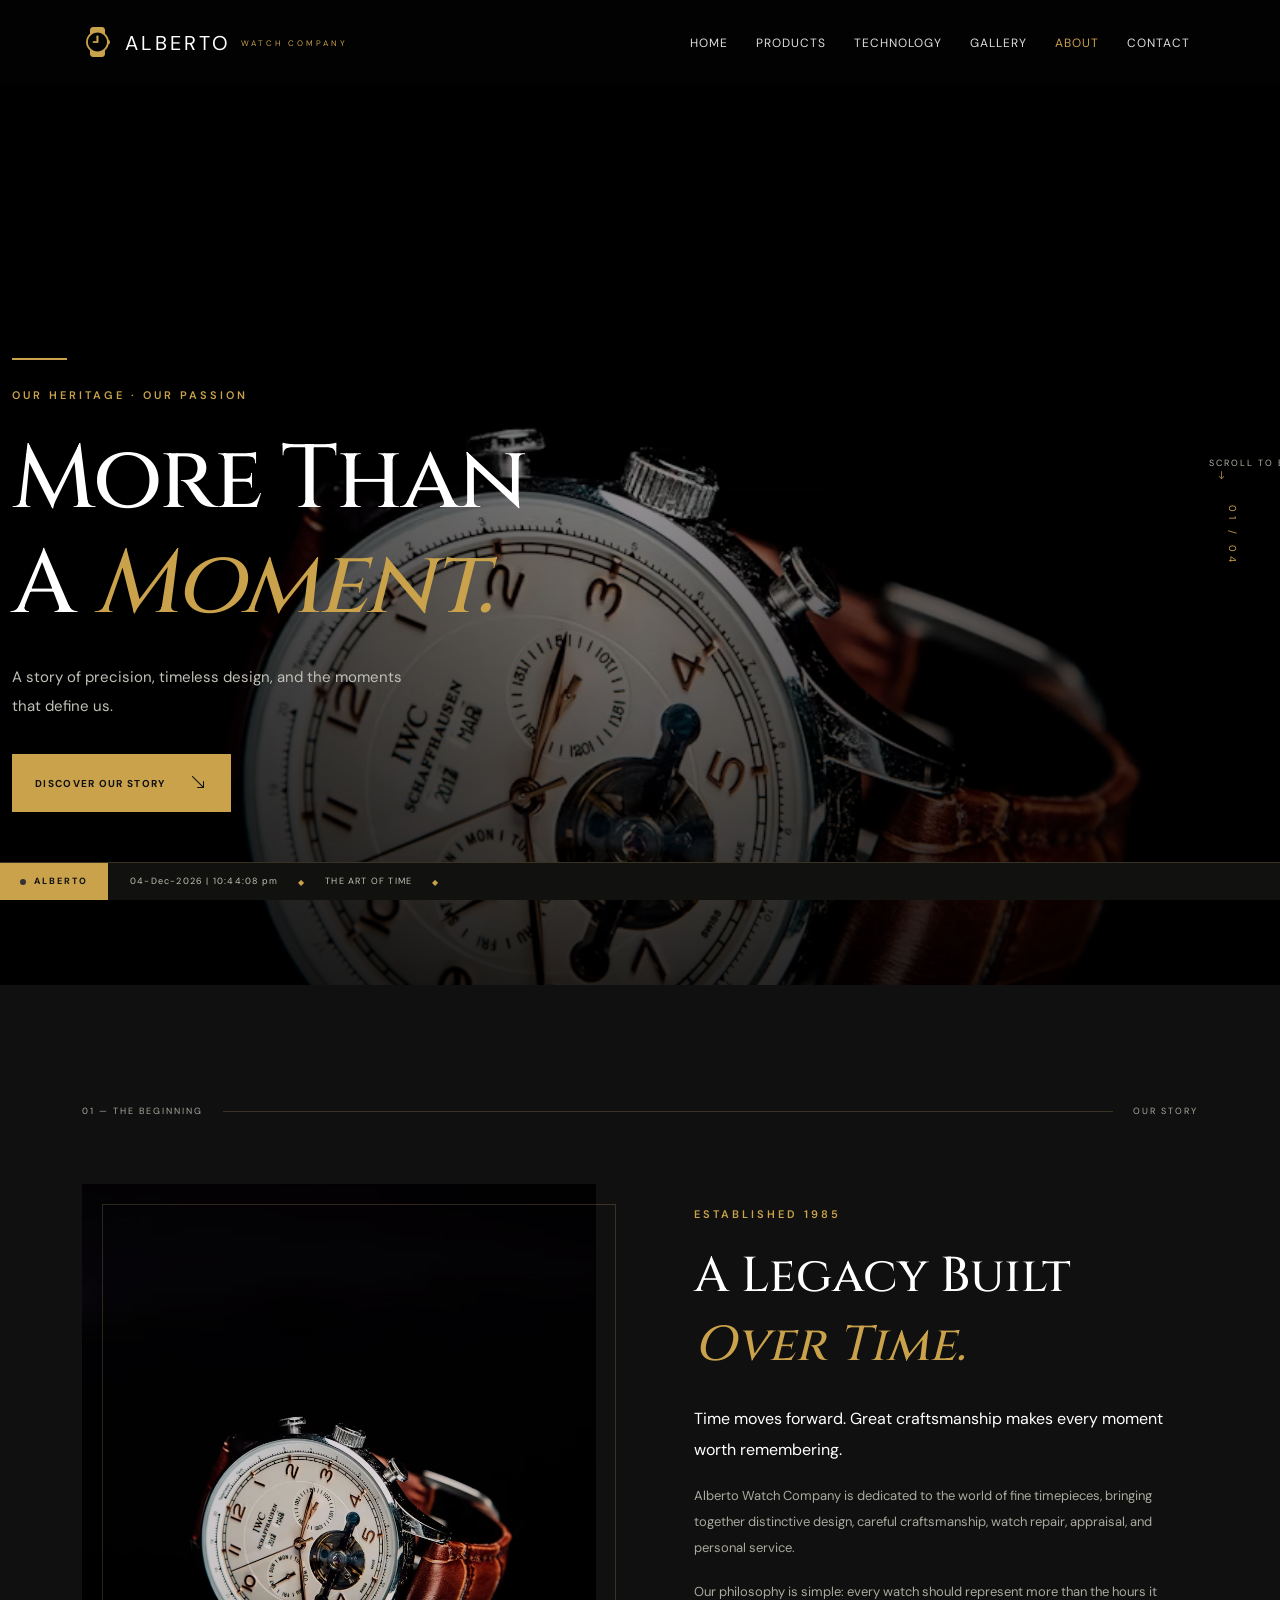
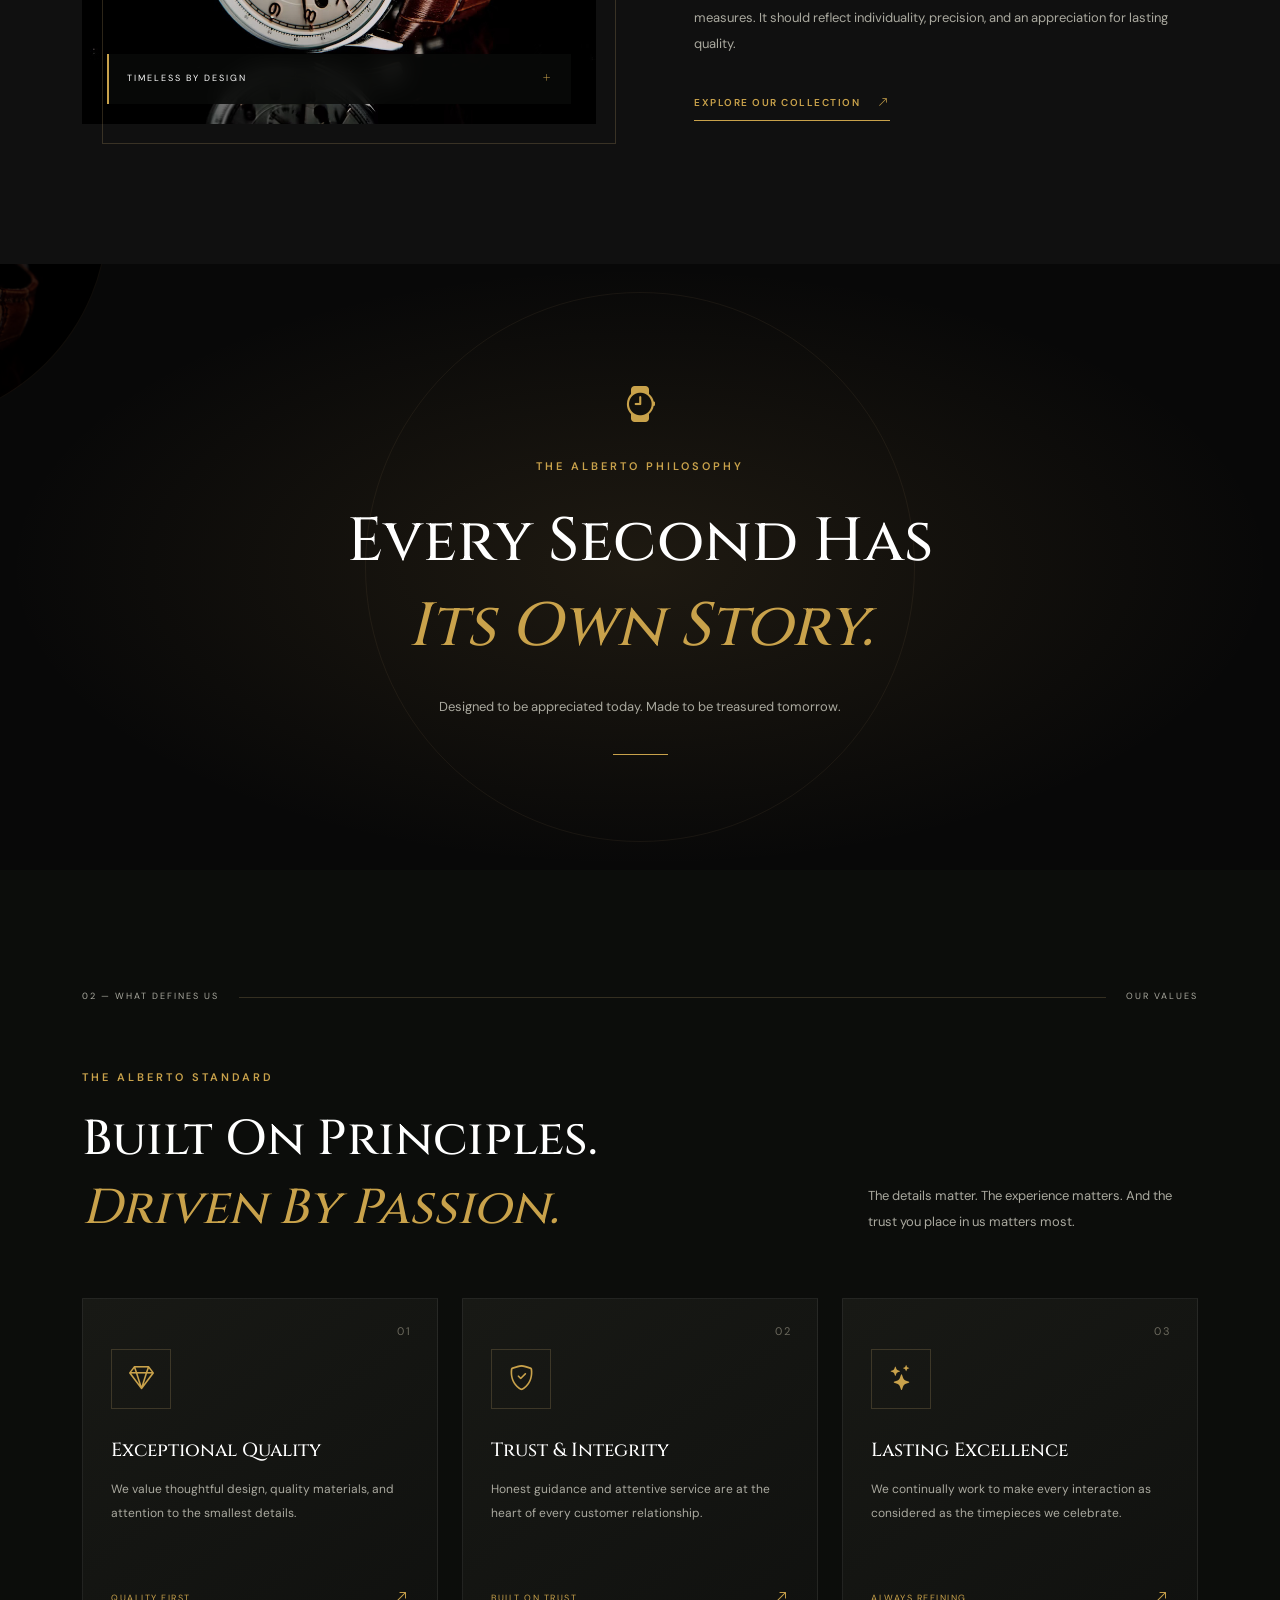
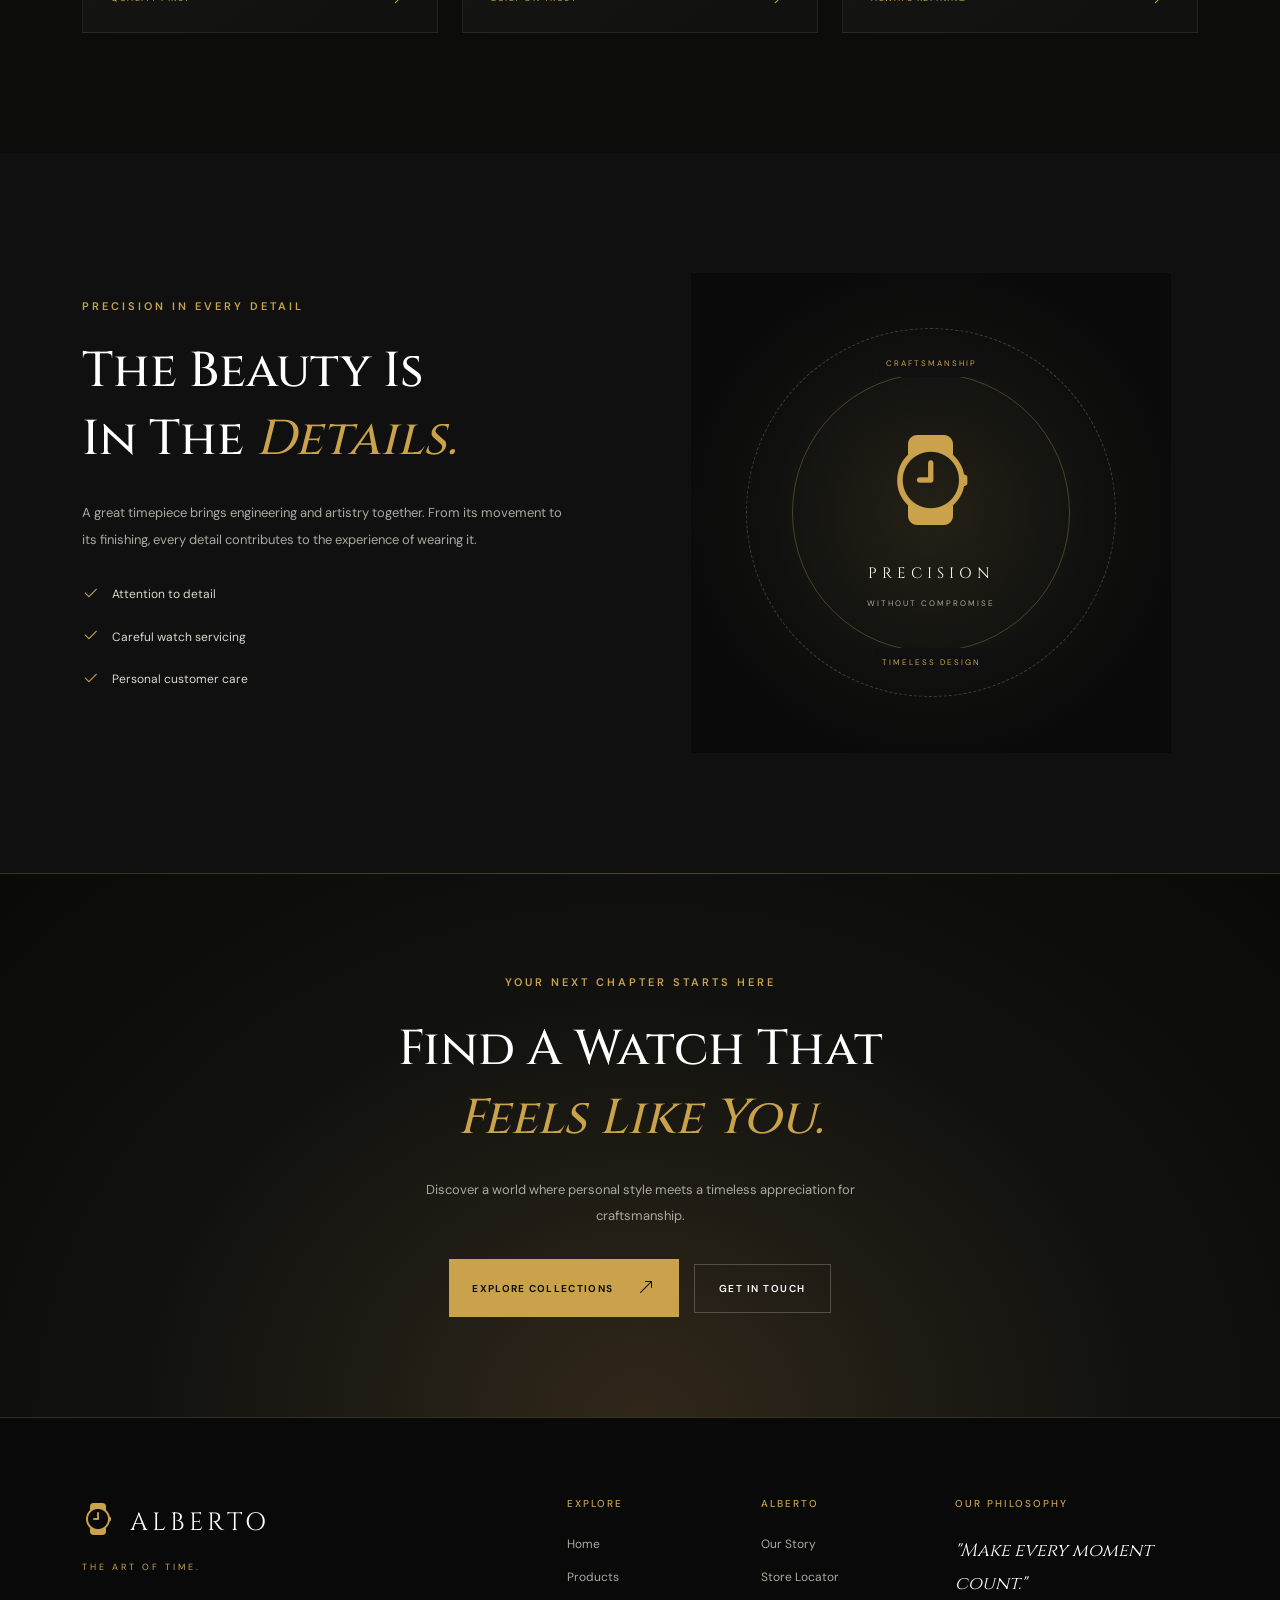
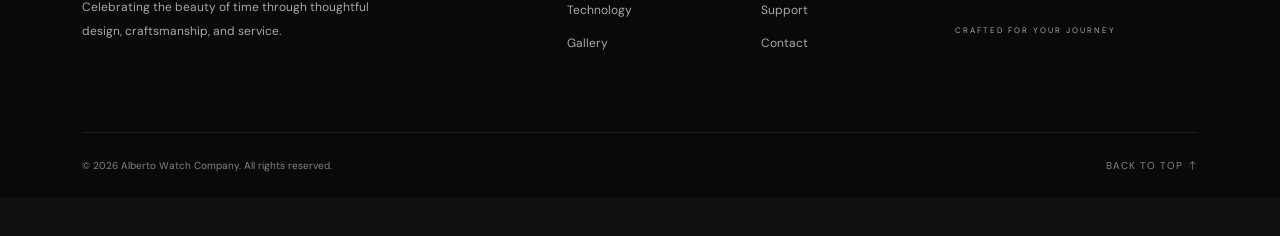
<file: html/about.html>
<!doctype html>
<html lang="en">
  <head>
    <meta charset="UTF-8" />
    <meta name="viewport" content="width=device-width, initial-scale=1.0" />
    <title>About Alberto | The Art of Time</title>

    <meta
      name="description"
      content="Discover Alberto Watch Company, where timeless design, precision craftsmanship, and exceptional service come together."
    />

    <link
      href="https://cdn.jsdelivr.net/npm/bootstrap@5.3.3/dist/css/bootstrap.min.css"
      rel="stylesheet"
    />
    <link
      href="https://cdn.jsdelivr.net/npm/bootstrap-icons@1.11.3/font/bootstrap-icons.css"
      rel="stylesheet"
    />
    <link
      href="https://fonts.googleapis.com/css2?family=Cinzel:wght@400;500;600;700&family=DM+Sans:wght@300;400;500;600;700&display=swap"
      rel="stylesheet"
    />
    <link rel="stylesheet" href="../css/about.css" />

    <!-- MOVING LUXURY BACKGROUND -->
    <style>
      .hero {
        position: relative;
        isolation: isolate;
        overflow: hidden;
        background: #080808;
      }

      .hero::before {
        content: "";
        position: absolute;
        inset: -8%;
        z-index: -2;
        background:
          linear-gradient(
            90deg,
            rgba(0, 0, 0, 0.88),
            rgba(0, 0, 0, 0.42),
            rgba(0, 0, 0, 0.75)
          ),
          url("../images/about img.jpg") center / cover no-repeat;
        animation: luxuryMove 20s ease-in-out infinite alternate;
        will-change: transform;
      }

      .hero-overlay {
        position: absolute;
        inset: 0;
        z-index: -1;
        background: linear-gradient(
          0deg,
          rgba(0, 0, 0, 0.7),
          transparent 55%,
          rgba(0, 0, 0, 0.3)
        );
        pointer-events: none;
      }

      .hero-content,
      .hero-bottom,
      .hero-number {
        position: relative;
        z-index: 1;
      }

      @keyframes luxuryMove {
        0% {
          transform: scale(1) translateX(0);
          background-position: 45% center;
        }
        100% {
          transform: scale(1.15) translateX(-1%);
          background-position: 60% center;
        }
      }

      /* Matching animated background for the philosophy section */
      .statement-section {
        position: relative;
        isolation: isolate;
        overflow: hidden;
        background: #080808;
      }

      .statement-section::before {
        content: "";
        position: absolute;
        inset: -8%;
        z-index: -2;
        background:
          linear-gradient(rgba(0, 0, 0, 0.78), rgba(0, 0, 0, 0.84)),
          url("../images/about img.jpg") center / cover no-repeat;
        animation: statementMove 24s ease-in-out infinite alternate;
      }

      .statement-overlay {
        position: absolute;
        inset: 0;
        z-index: -1;
        background: radial-gradient(
          ellipse at center,
          rgba(190, 151, 83, 0.12),
          transparent 70%
        );
        pointer-events: none;
      }

      .statement-content {
        position: relative;
        z-index: 1;
      }

      @keyframes statementMove {
        from {
          transform: scale(1);
          background-position: 55% center;
        }
        to {
          transform: scale(1.12);
          background-position: 40% center;
        }
      }

      /* Keep the motion gentle on mobile */
      @media (max-width: 768px) {
        .hero::before {
          animation-duration: 26s;
        }

        .statement-section::before {
          animation-duration: 30s;
        }
      }

      /* Respect reduced-motion preferences */
      @media (prefers-reduced-motion: reduce) {
        .hero::before,
        .statement-section::before {
          animation: none;
        }
      }
    </style>
  </head>
<!-- navbar -->
  <body>
   <nav class="navbar navbar-expand-lg navbar-dark main-bar">
        <div class="container">
          <a class="navbar-brand" href="../index.html">
            <i class="bi bi-watch"></i>
            ALBERTO
            <small>WATCH COMPANY</small>
          </a>

          <button
            class="navbar-toggler"
            data-bs-toggle="collapse"
            data-bs-target="#siteLinks"
            aria-label="Toggle website pages"
          >
            <i class="bi bi-list"></i>
          </button>

          <div class="collapse navbar-collapse" id="siteLinks">
            <ul class="navbar-nav ms-auto">
              <li class="nav-item">
                <a class="nav-link" href="../index.html">Home</a>
              </li>
              <li class="nav-item">
                <a class="nav-link" href="product.html">Products</a>
              </li>
              <li class="nav-item">
                <a class="nav-link" href="technology.html">Technology</a>
              </li>
              <li class="nav-item">
                <a class="nav-link" href="gallery.html">Gallery</a>
              </li>
              <li class="nav-item">
                <a class="nav-link active" href="about.html">About</a>
              </li>
              <li class="nav-item">
                <a class="nav-link" href="contact.html">Contact</a>
              </li>
            </ul>
          </div>
        </div>
      </nav>


    <!-- HERO WITH MOVING BACKGROUND -->
    <header class="hero">
      <div class="hero-overlay"></div>

      <div class="hero-content container">
        <div class="hero-line"></div>
        <p class="eyebrow">OUR HERITAGE · OUR PASSION</p>

        <h1>
          More Than<br />
          A <span>Moment.</span>
        </h1>

        <p class="hero-description">
          A story of precision, timeless design, and the moments that define us.
        </p>

        <a href="#our-story" class="gold-button">
          DISCOVER OUR STORY
          <i class="bi bi-arrow-down-right"></i>
        </a>
      </div>

      <div class="hero-bottom">
        <span>SCROLL TO EXPLORE <i class="bi bi-arrow-down"></i></span>
      </div>

      <div class="hero-number">01 / 04</div>
    </header>

    <!-- INTRODUCTION -->
    <section class="intro-section" id="our-story">
      <div class="container">
        <div class="section-top">
          <span class="section-label">01 — THE BEGINNING</span>
          <span class="section-line"></span>
          <span class="section-label">OUR STORY</span>
        </div>

        <div class="row align-items-center g-5">
          <div class="col-lg-6">
            <div class="story-image-wrap">
              <img
                src="../images/about img.jpg"
                class="story-image"
                alt="Luxury timepiece representing Alberto's watchmaking heritage"
                loading="lazy"
              />

              <div class="image-caption">
                <span>TIMELESS BY DESIGN</span>
                <i class="bi bi-plus-lg"></i>
              </div>
              <div class="image-frame"></div>
            </div>
          </div>

          <div class="col-lg-6">
            <div class="story-content">
              <p class="gold-text">ESTABLISHED 1985</p>

              <h2>
                A Legacy Built<br />
                <span>Over Time.</span>
              </h2>

              <p class="story-lead">
                Time moves forward. Great craftsmanship makes every moment worth
                remembering.
              </p>

              <p class="body-text">
                Alberto Watch Company is dedicated to the world of fine
                timepieces, bringing together distinctive design, careful
                craftsmanship, watch repair, appraisal, and personal service.
              </p>

              <p class="body-text">
                Our philosophy is simple: every watch should represent more than
                the hours it measures. It should reflect individuality,
                precision, and an appreciation for lasting quality.
              </p>

              <a href="product.html" class="text-link">
                EXPLORE OUR COLLECTION
                <i class="bi bi-arrow-up-right"></i>
              </a>
            </div>
          </div>
        </div>
      </div>
    </section>

    <!-- BRAND STATEMENT WITH MATCHING MOTION -->
    <section class="statement-section">
      <div class="statement-overlay"></div>

      <div class="container statement-content">
        <i class="bi bi-watch statement-icon"></i>
        <p class="eyebrow">THE ALBERTO PHILOSOPHY</p>

        <h2>
          Every Second Has<br />
          <span>Its Own Story.</span>
        </h2>

        <p>Designed to be appreciated today. Made to be treasured tomorrow.</p>

        <div class="statement-divider"></div>
      </div>
    </section>

    <!-- OUR VALUES -->
    <section class="values-section">
      <div class="container">
        <div class="section-top">
          <span class="section-label">02 — WHAT DEFINES US</span>
          <span class="section-line"></span>
          <span class="section-label">OUR VALUES</span>
        </div>

        <div class="values-heading">
          <div>
            <p class="gold-text">THE ALBERTO STANDARD</p>
            <h2>
              Built On Principles.<br />
              <span>Driven By Passion.</span>
            </h2>
          </div>

          <p class="values-intro">
            The details matter. The experience matters. And the trust you place
            in us matters most.
          </p>
        </div>

        <div class="row g-4">
          <div class="col-md-4">
            <div class="value-card">
              <span class="card-number">01</span>
              <div class="value-icon"><i class="bi bi-gem"></i></div>
              <h3>Exceptional Quality</h3>
              <p>
                We value thoughtful design, quality materials, and attention to
                the smallest details.
              </p>
              <div class="card-bottom">
                <span>QUALITY FIRST</span>
                <i class="bi bi-arrow-up-right"></i>
              </div>
            </div>
          </div>

          <div class="col-md-4">
            <div class="value-card">
              <span class="card-number">02</span>
              <div class="value-icon"><i class="bi bi-shield-check"></i></div>
              <h3>Trust &amp; Integrity</h3>
              <p>
                Honest guidance and attentive service are at the heart of every
                customer relationship.
              </p>
              <div class="card-bottom">
                <span>BUILT ON TRUST</span>
                <i class="bi bi-arrow-up-right"></i>
              </div>
            </div>
          </div>

          <div class="col-md-4">
            <div class="value-card">
              <span class="card-number">03</span>
              <div class="value-icon"><i class="bi bi-stars"></i></div>
              <h3>Lasting Excellence</h3>
              <p>
                We continually work to make every interaction as considered as
                the timepieces we celebrate.
              </p>
              <div class="card-bottom">
                <span>ALWAYS REFINING</span>
                <i class="bi bi-arrow-up-right"></i>
              </div>
            </div>
          </div>
        </div>
      </div>
    </section>

    <!-- CRAFTSMANSHIP -->
    <section class="craft-section">
      <div class="container">
        <div class="row align-items-center g-5">
          <div class="col-lg-6">
            <p class="gold-text">PRECISION IN EVERY DETAIL</p>

            <h2>
              The Beauty Is<br />
              In The <span>Details.</span>
            </h2>

            <p class="craft-description">
              A great timepiece brings engineering and artistry together. From
              its movement to its finishing, every detail contributes to the
              experience of wearing it.
            </p>

            <div class="craft-points">
              <div>
                <i class="bi bi-check2"></i><span>Attention to detail</span>
              </div>
              <div>
                <i class="bi bi-check2"></i><span>Careful watch servicing</span>
              </div>
              <div>
                <i class="bi bi-check2"></i><span>Personal customer care</span>
              </div>
            </div>

            <!-- <a href="support.html" class="gold-button">
                        DISCOVER OUR SERVICES
                        <i class="bi bi-arrow-up-right"></i>
                    </a> -->
          </div>

          <div class="col-lg-6">
            <div class="craft-visual">
              <div class="craft-circle circle-one"></div>
              <div class="craft-circle circle-two"></div>

              <div class="craft-center">
                <i class="bi bi-watch"></i>
                <span>PRECISION</span>
                <small>WITHOUT COMPROMISE</small>
              </div>

              <span class="orbit-label orbit-top">CRAFTSMANSHIP</span>
              <span class="orbit-label orbit-bottom">TIMELESS DESIGN</span>
            </div>
          </div>
        </div>
      </div>
    </section>

    <!-- CALL TO ACTION -->
    <section class="cta-section">
      <div class="container">
        <p class="eyebrow">YOUR NEXT CHAPTER STARTS HERE</p>

        <h2>
          Find A Watch That<br />
          <span>Feels Like You.</span>
        </h2>

        <p>
          Discover a world where personal style meets a timeless appreciation
          for craftsmanship.
        </p>

        <div class="cta-buttons">
          <a href="product.html" class="gold-button">
            EXPLORE COLLECTIONS
            <i class="bi bi-arrow-up-right"></i>
          </a>

          <a href="contact.html" class="outline-button">GET IN TOUCH</a>
        </div>
      </div>
    </section>

    <!-- FOOTER -->
    <footer class="footer">
      <div class="container">
        <div class="row g-5">
          <div class="col-lg-5">
            <a class="footer-brand" href="../index.html">
              <i class="bi bi-watch"></i> ALBERTO
            </a>

            <p class="footer-tagline">THE ART OF TIME.</p>

            <p class="footer-description">
              Celebrating the beauty of time through thoughtful design,
              craftsmanship, and service.
            </p>
          </div>

          <div class="col-6 col-lg-2">
            <h4>EXPLORE</h4>
            <a href="../index.html">Home</a>
            <a href="product.html">Products</a>
            <a href="technology.html">Technology</a>
            <a href="gallery.html">Gallery</a>
          </div>

          <div class="col-6 col-lg-2">
            <h4>ALBERTO</h4>
            <a href="about.html">Our Story</a>
            <a href="store.html">Store Locator</a>
            <a href="support.html">Support</a>
            <a href="contact.html">Contact</a>
          </div>

          <div class="col-lg-3">
            <h4>OUR PHILOSOPHY</h4>
            <p class="footer-quote">"Make every moment count."</p>
            <span class="footer-small">CRAFTED FOR YOUR JOURNEY</span>
          </div>
        </div>

        <div class="footer-bottom">
          <p>
            © <span id="year">2026</span> Alberto Watch Company. All rights
            reserved.
          </p>

          <a href="#mainNavbar"> BACK TO TOP <i class="bi bi-arrow-up"></i> </a>
        </div>
      </div>
    </footer>

    <!-- BOTTOM LIVE BAR -->
    <div class="ticker">
      <div class="ticker-label">
        <span class="live-dot"></span>
        ALBERTO
      </div>

      <div class="ticker-text">
        <span id="dateTime">Loading time...</span>
        <span class="ticker-separator">◆</span>
        <span>THE ART OF TIME</span>
        <span class="ticker-separator">◆</span>
      </div>
    </div>

    <script src="https://cdn.jsdelivr.net/npm/bootstrap@5.3.3/dist/js/bootstrap.bundle.min.js"></script>
    <script src="../js/about.js"></script>
  </body>
</html>
</file>
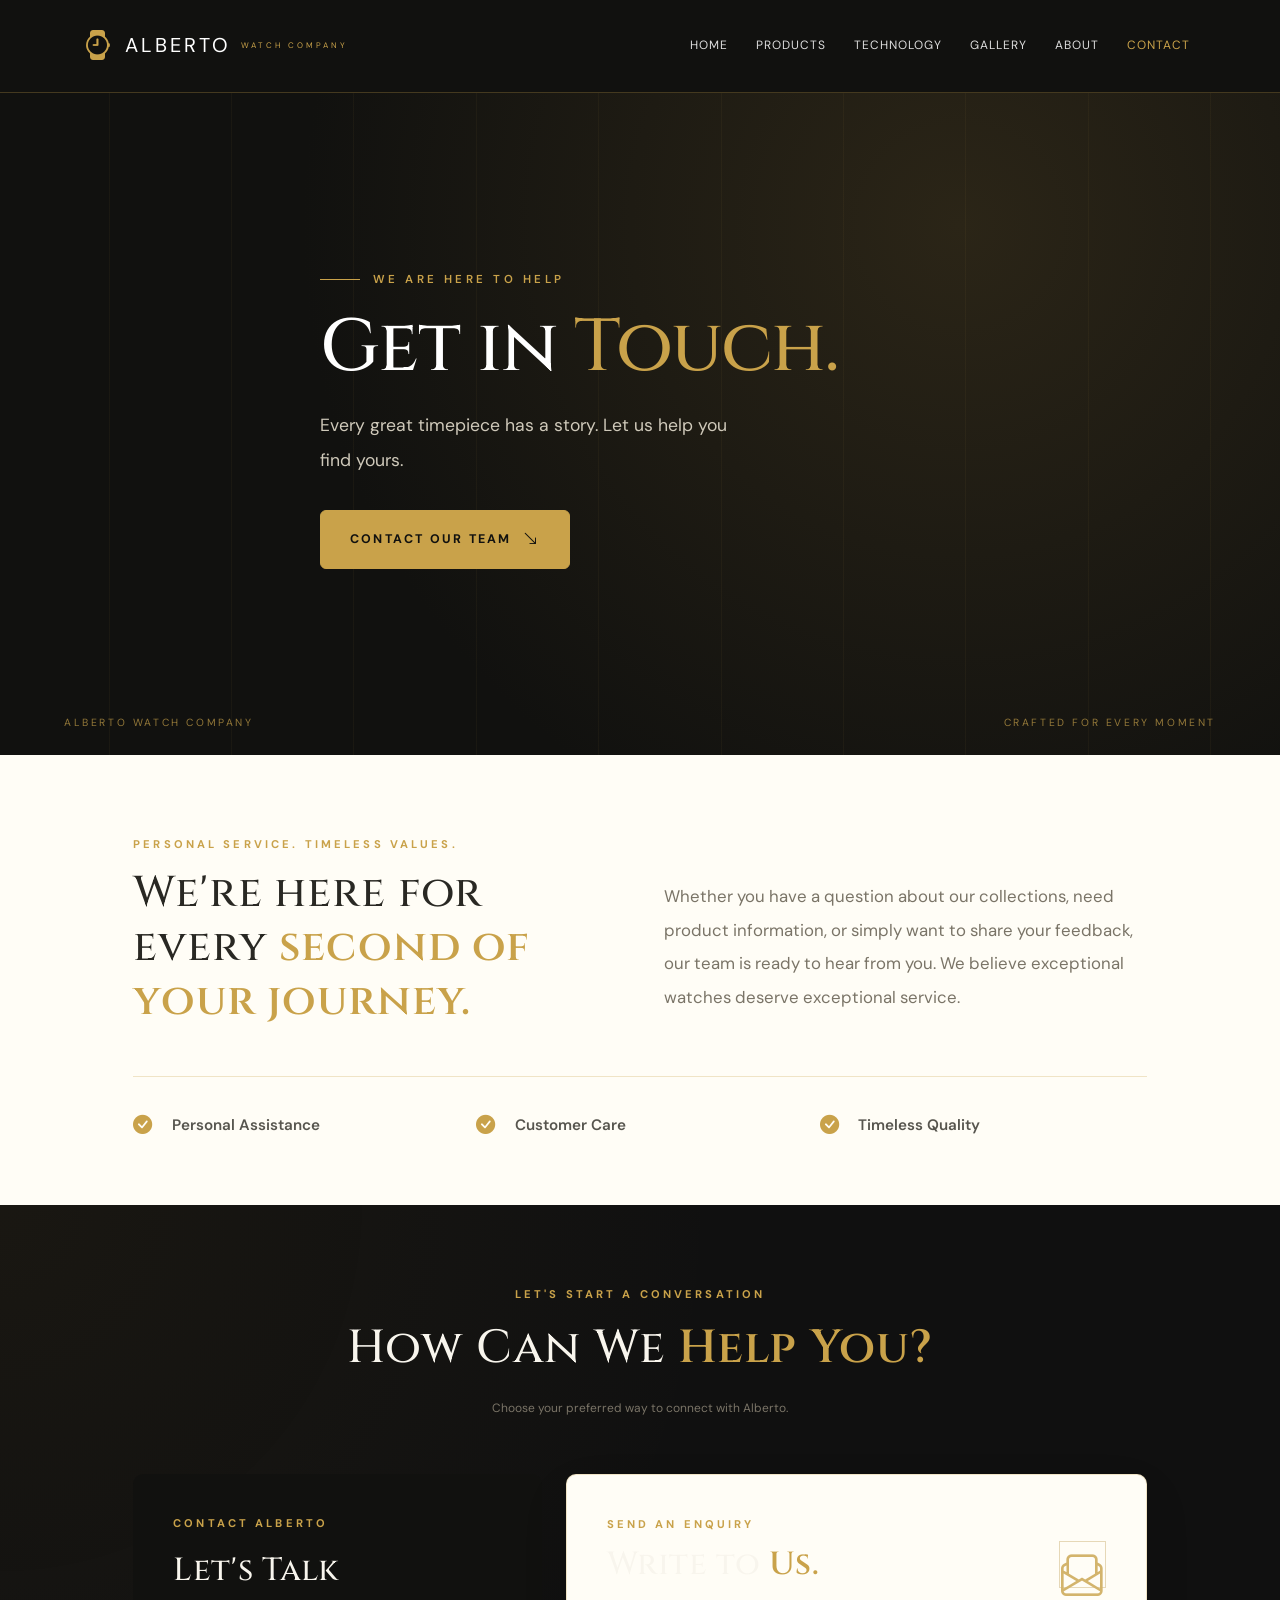
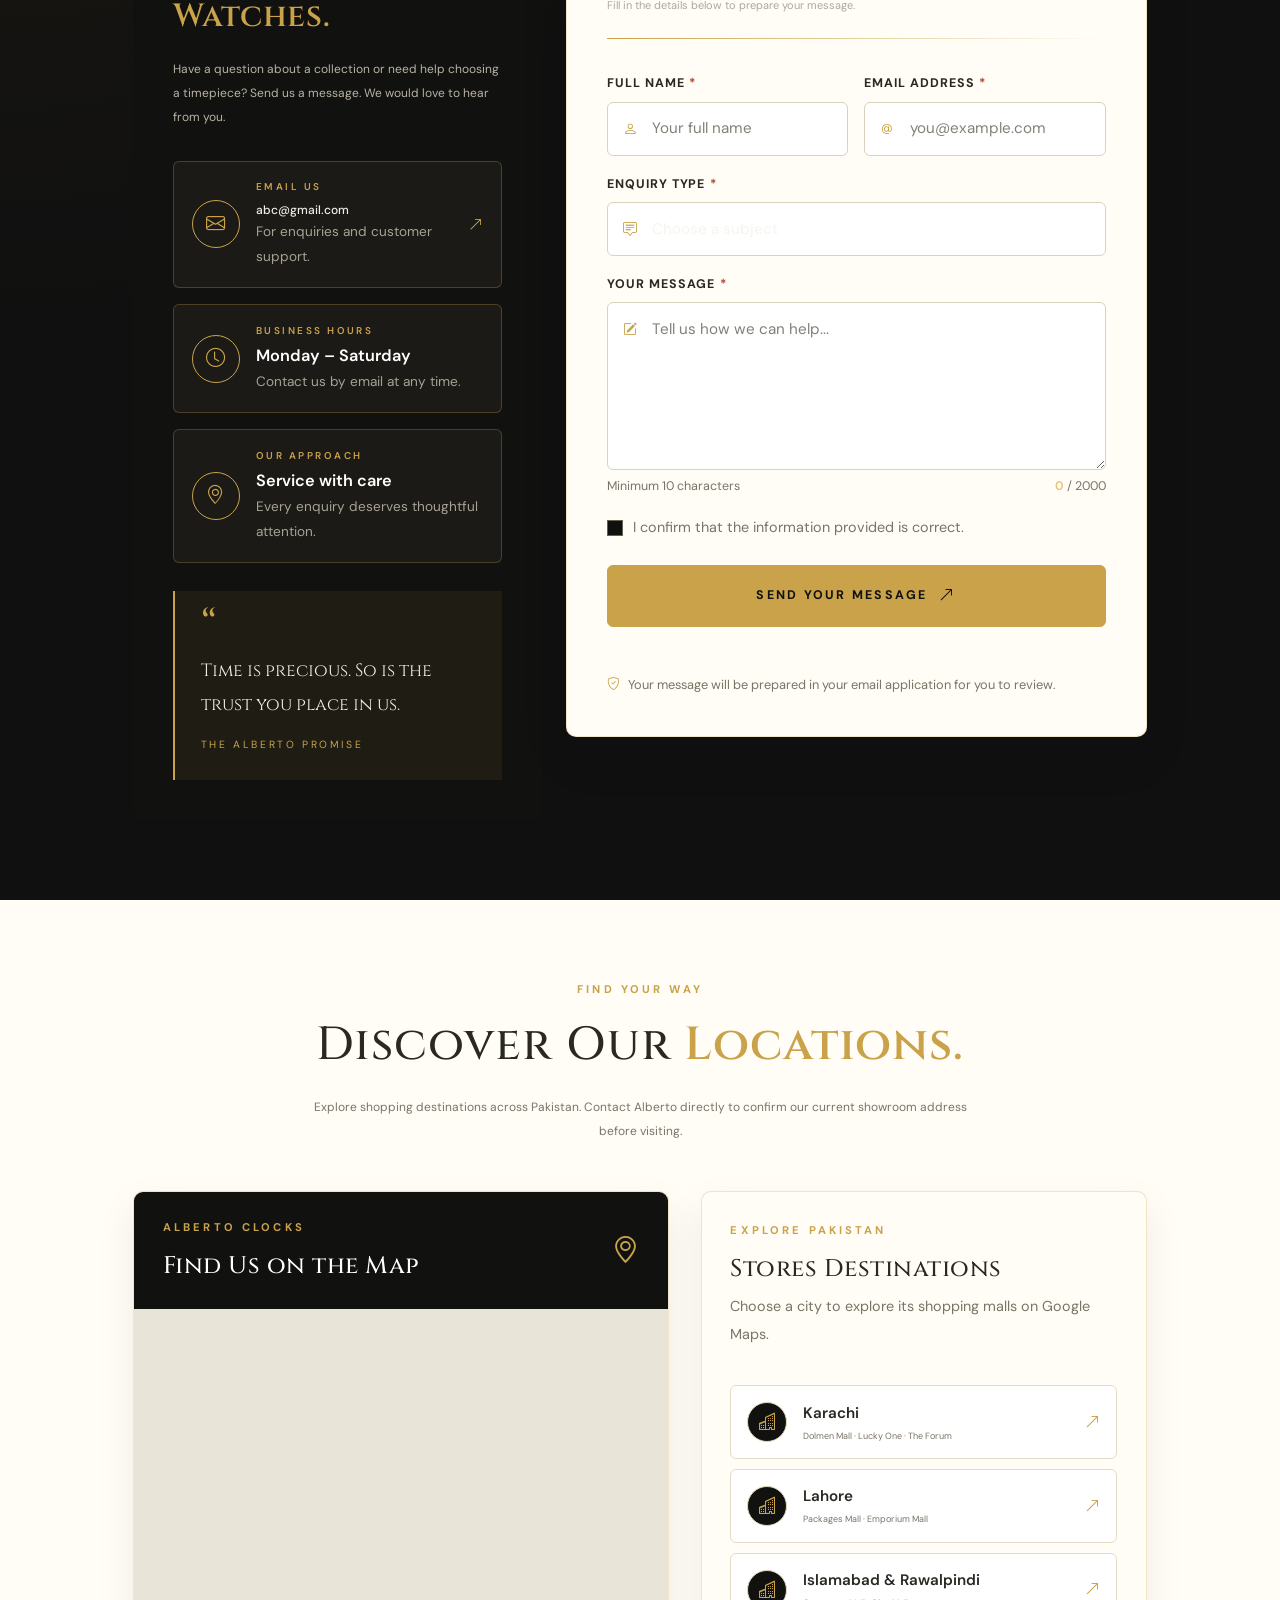
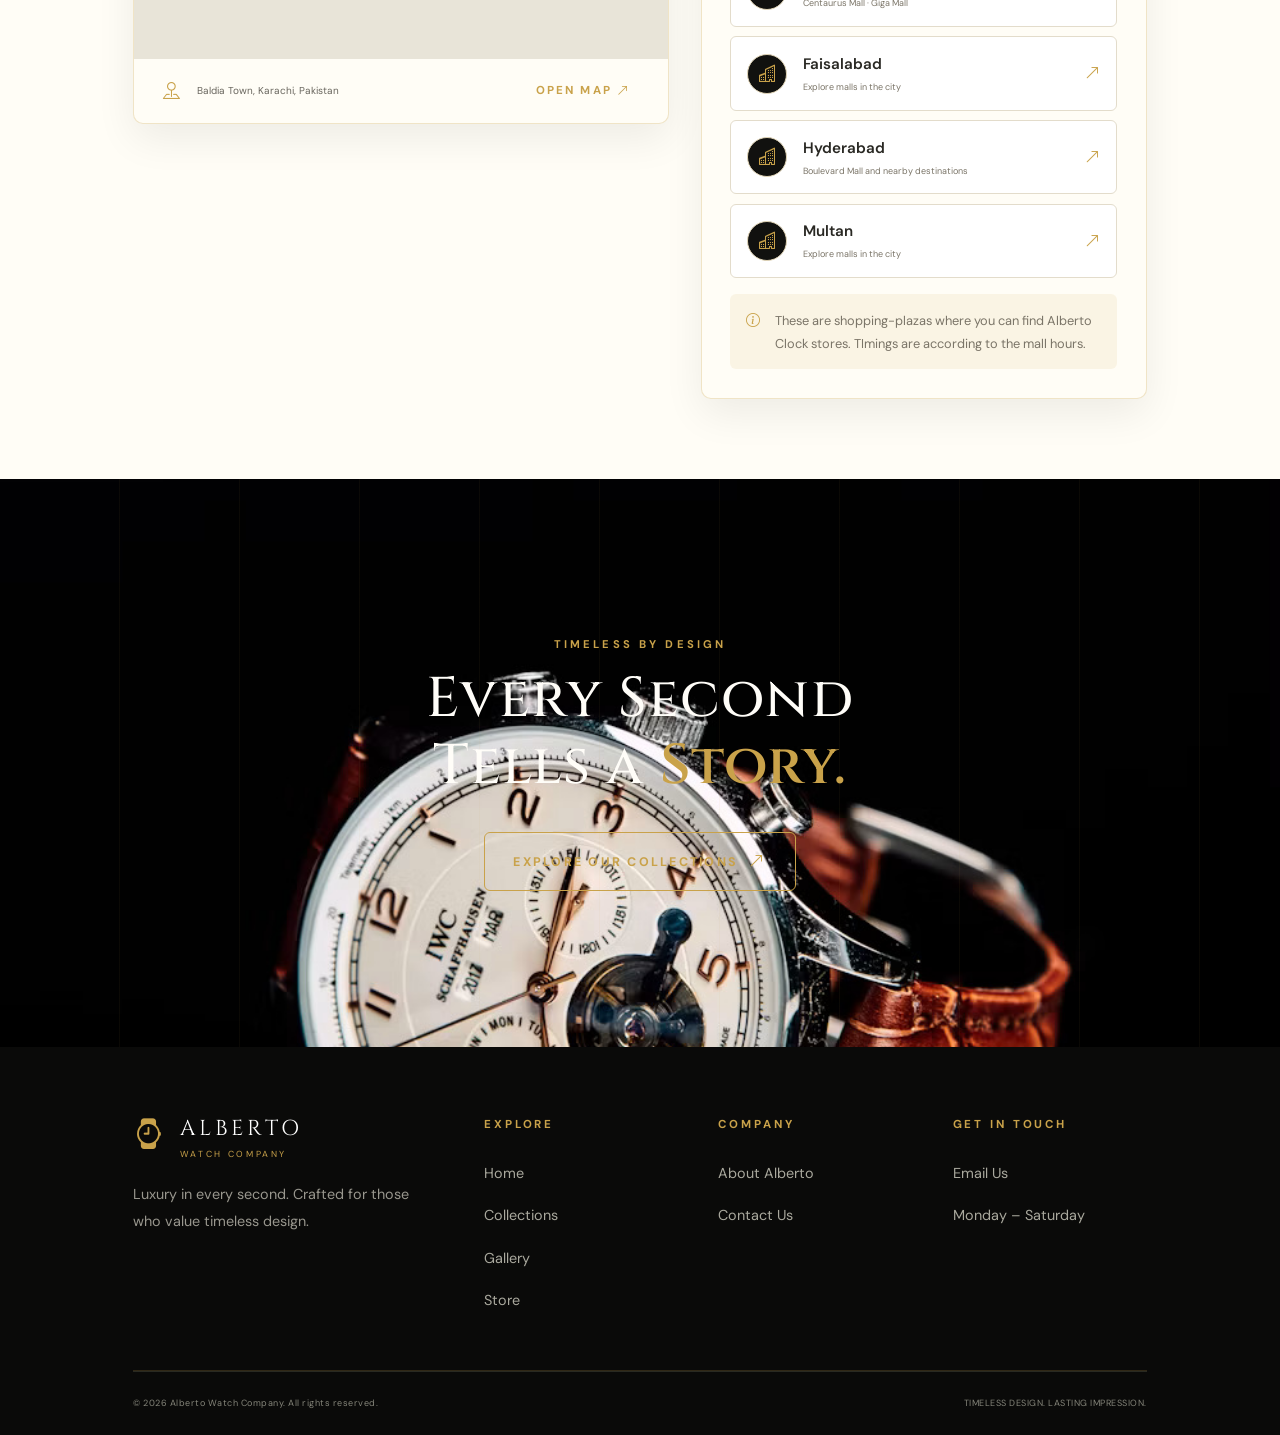
<file: html/contact.html>
<!doctype html>
<html lang="en">
  <head>
    <meta charset="UTF-8" />
    <meta name="viewport" content="width=device-width, initial-scale=1.0" />

    <meta name="theme-color" content="#11110f" />
    <meta
      name="description"
      content="Contact Alberto Watch Company for luxury watches, product information, and customer support."
    />

    <title>Contact Us | Alberto Watch Company</title>

    <!-- Google Fonts -->
    <link rel="preconnect" href="https://fonts.googleapis.com" />
    <link rel="preconnect" href="https://fonts.gstatic.com" crossorigin />

    <link
      href="https://fonts.googleapis.com/css2?family=Cinzel:wght@400;500;600;700&family=DM+Sans:wght@400;500;600;700&display=swap"
      rel="stylesheet"
    />

    <!-- Bootstrap CSS -->
    <link
      href="https://cdn.jsdelivr.net/npm/bootstrap@5.3.3/dist/css/bootstrap.min.css"
      rel="stylesheet"
    />

    <!-- Bootstrap Icons -->
    <link
      href="https://cdn.jsdelivr.net/npm/bootstrap-icons@1.11.3/font/bootstrap-icons.min.css"
      rel="stylesheet"
    />

    <!-- Contact Page CSS -->
    <link rel="stylesheet" href="../css/contact.css" />

    <!-- Contact Page JavaScript -->
    <script src="../js/contact.js" defer></script>
  </head>

  <body>
    <!-- nav bar -->
    <nav class="navbar navbar-expand-lg navbar-dark main-bar">
      <div class="container">
        <a class="navbar-brand" href="../index.html">
          <i class="bi bi-watch"></i>
          ALBERTO
          <small>WATCH COMPANY</small>
        </a>

        <button
          class="navbar-toggler"
          data-bs-toggle="collapse"
          data-bs-target="#siteLinks"
          aria-label="Toggle website pages"
        >
          <i class="bi bi-list"></i>
        </button>

        <div class="collapse navbar-collapse" id="siteLinks">
          <ul class="navbar-nav ms-auto">
            <li class="nav-item">
              <a class="nav-link" href="../index.html">Home</a>
            </li>
            <li class="nav-item">
              <a class="nav-link" href="product.html">Products</a>
            </li>
            <li class="nav-item">
              <a class="nav-link" href="technology.html">Technology</a>
            </li>
            <li class="nav-item">
              <a class="nav-link" href="gallery.html">Gallery</a>
            </li>
            <li class="nav-item">
              <a class="nav-link" href="about.html">About</a>
            </li>
            <li class="nav-item">
              <a class="nav-link active" href="contact.html">Contact</a>
            </li>
          </ul>
        </div>
      </div>
    </nav>

    <!-- HERO SECTION -->
    <header class="contact-hero">
      <div class="hero-overlay"></div>

      <div class="contact-hero-content">
        <p class="eyebrow">
          <span></span>
          WE ARE HERE TO HELP
        </p>

        <h1>Get in <span>Touch.</span></h1>

        <p>Every great timepiece has a story. Let us help you find yours.</p>

        <a href="#contact-form" class="gold-btn">
          CONTACT OUR TEAM
          <i class="bi bi-arrow-down-right"></i>
        </a>
      </div>

      <div class="hero-caption">
        <span>ALBERTO WATCH COMPANY</span>
        <span>CRAFTED FOR EVERY MOMENT</span>
      </div>
    </header>

    <!-- INTRODUCTION -->
    <section class="intro-section">
      <div class="intro-container">
        <p class="section-label">PERSONAL SERVICE. TIMELESS VALUES.</p>

        <div class="intro-grid">
          <h2>
            We're here for every
            <em>second of your journey.</em>
          </h2>

          <p>
            Whether you have a question about our collections, need product
            information, or simply want to share your feedback, our team is
            ready to hear from you. We believe exceptional watches deserve
            exceptional service.
          </p>
        </div>

        <div class="features">
          <div>
            <span><i class="bi bi-check-circle-fill"></i></span>
            Personal Assistance
          </div>

          <div>
            <span><i class="bi bi-check-circle-fill"></i></span>
            Customer Care
          </div>

          <div>
            <span><i class="bi bi-check-circle-fill"></i></span>
            Timeless Quality
          </div>
        </div>
      </div>
    </section>

    <!-- CONTACT SECTION -->
    <main class="contact-section" id="contact-form">
      <div class="contact-container">
        <div class="section-heading">
          <p class="section-label">LET'S START A CONVERSATION</p>

          <h2>How Can We <em>Help You?</em></h2>

          <p>Choose your preferred way to connect with Alberto.</p>
        </div>

        <div class="row g-4">
          <!-- LEFT: CONTACT INFORMATION -->
          <div class="col-lg-5">
            <div class="contact-info">
              <p class="small-label">CONTACT ALBERTO</p>

              <h3>Let's Talk <em>Watches.</em></h3>

              <p class="info-description">
                Have a question about a collection or need help choosing a
                timepiece? Send us a message. We would love to hear from you.
              </p>

              <!-- EMAIL CARD -->
              <div class="info-card">
                <div class="info-icon">
                  <i class="bi bi-envelope"></i>
                </div>

                <div class="info-text">
                  <span>EMAIL US</span>

                  <a href="mailto:abc@gmail.com"> abc@gmail.com </a>

                  <p>For enquiries and customer support.</p>
                </div>

                <i class="bi bi-arrow-up-right info-arrow"></i>
              </div>

              <!-- HOURS CARD -->
              <div class="info-card">
                <div class="info-icon">
                  <i class="bi bi-clock"></i>
                </div>

                <div class="info-text">
                  <span>BUSINESS HOURS</span>

                  <h4>Monday – Saturday</h4>

                  <p>Contact us by email at any time.</p>
                </div>
              </div>

              <!-- LOCATION CARD -->
              <div class="info-card">
                <div class="info-icon">
                  <i class="bi bi-geo-alt"></i>
                </div>

                <div class="info-text">
                  <span>OUR APPROACH</span>

                  <h4>Service with care</h4>

                  <p>Every enquiry deserves thoughtful attention.</p>
                </div>
              </div>

              <!-- QUOTE -->
              <div class="quote-box">
                <div class="quote-mark">“</div>

                <p>Time is precious. So is the trust you place in us.</p>

                <span class="quote-author"> THE ALBERTO PROMISE </span>
              </div>
            </div>
          </div>

          <!-- RIGHT: CONTACT FORM -->
          <div class="col-lg-7">
            <div class="form-card">
              <div class="form-heading">
                <div>
                  <p class="section-label">SEND AN ENQUIRY</p>

                  <h3>Write to <em>Us.</em></h3>

                  <p>Fill in the details below to prepare your message.</p>
                </div>

                <div class="form-decoration">
                  <i class="bi bi-envelope-paper"></i>
                </div>
              </div>

              <div class="form-line"></div>

              <form id="contactForm" novalidate>
                <div class="row g-3">
                  <!-- NAME -->
                  <div class="col-md-6">
                    <label for="name" class="form-label">
                      Full Name <span>*</span>
                    </label>

                    <div class="input-wrap">
                      <i class="bi bi-person"></i>

                      <input
                        type="text"
                        class="form-control"
                        id="name"
                        name="name"
                        placeholder="Your full name"
                        minlength="2"
                        maxlength="100"
                        autocomplete="name"
                        required
                      />

                      <div class="invalid-feedback">
                        Enter your name (at least 2 characters).
                      </div>
                    </div>
                  </div>

                  <!-- EMAIL -->
                  <div class="col-md-6">
                    <label for="email" class="form-label">
                      Email Address <span>*</span>
                    </label>

                    <div class="input-wrap">
                      <i class="bi bi-at"></i>

                      <input
                        type="email"
                        class="form-control"
                        id="email"
                        name="email"
                        placeholder="you@example.com"
                        maxlength="150"
                        autocomplete="email"
                        required
                      />

                      <div class="invalid-feedback">
                        Enter a valid email address.
                      </div>
                    </div>
                  </div>

                  <!-- SUBJECT -->
                  <div class="col-12">
                    <label for="subject" class="form-label">
                      Enquiry Type <span>*</span>
                    </label>

                    <div class="input-wrap">
                      <i class="bi bi-chat-square-text"></i>

                      <select
                        class="form-select"
                        id="subject"
                        name="subject"
                        required
                      >
                        <option value="" selected disabled>
                          Choose a subject
                        </option>

                        <option value="Watch Collection">
                          Watch Collection
                        </option>

                        <option value="Product Information">
                          Product Information
                        </option>

                        <option value="Order Support">Order Support</option>

                        <option value="Feedback">Feedback</option>

                        <option value="Other">Other Enquiry</option>
                      </select>

                      <div class="invalid-feedback">
                        Please select an enquiry type.
                      </div>
                    </div>
                  </div>

                  <!-- MESSAGE -->
                  <div class="col-12">
                    <label for="message" class="form-label">
                      Your Message <span>*</span>
                    </label>

                    <div class="input-wrap textarea-wrap">
                      <i class="bi bi-pencil-square"></i>

                      <textarea
                        class="form-control"
                        id="message"
                        name="message"
                        rows="6"
                        minlength="10"
                        maxlength="2000"
                        placeholder="Tell us how we can help..."
                        required
                      ></textarea>

                      <div class="invalid-feedback">
                        Write at least 10 characters.
                      </div>
                    </div>

                    <div class="message-bottom">
                      <span>Minimum 10 characters</span>

                      <span> <b id="charCount">0</b> / 2000 </span>
                    </div>
                  </div>

                  <!-- CONSENT -->
                  <div class="col-12">
                    <div class="form-check">
                      <input
                        class="form-check-input"
                        type="checkbox"
                        id="consent"
                        required
                      />

                      <label class="form-check-label" for="consent">
                        I confirm that the information provided is correct.
                      </label>

                      <div class="invalid-feedback">
                        Please confirm before continuing.
                      </div>
                    </div>
                  </div>

                  <!-- SUBMIT -->
                  <div class="col-12">
                    <button
                      type="submit"
                      class="gold-btn submit-btn"
                      id="submitBtn"
                    >
                      <span>SEND YOUR MESSAGE</span>
                      <i class="bi bi-arrow-up-right"></i>
                    </button>

                    <p
                      id="formMessage"
                      class="form-message"
                      role="status"
                      aria-live="polite"
                    ></p>

                    <p class="form-note">
                      <i class="bi bi-shield-check"></i>
                      Your message will be prepared in your email application
                      for you to review.
                    </p>
                  </div>
                </div>
              </form>
            </div>
          </div>
        </div>
      </div>
    </main>

    <!-- ALBERTO STORE LOCATOR -->
    <section class="store-locator" id="store-locator">
      <div class="locator-container">
        <div class="locator-heading">
          <p class="section-label">FIND YOUR WAY</p>
          <h2>Discover Our <em>Locations.</em></h2>
          <p>
            Explore shopping destinations across Pakistan. Contact Alberto
            directly to confirm our current showroom address before visiting.
          </p>
        </div>

        <div class="locator-grid">
          <!-- GOOGLE MAP (works without an API key) -->
          <div class="map-card">
            <div class="map-top">
              <div>
                <span class="map-kicker">ALBERTO CLOCKS</span>
                <h3>Find Us on the Map</h3>
              </div>

              <i class="bi bi-geo-alt"></i>
            </div>

            <iframe
              id="albertoMap"
              title="Alberto Clocks location map"
              src="https://maps.google.com/maps?q=Baldia+Town,+Karachi,+Pakistan&z=14&output=embed"
              width="100%"
              height="350"
              style="border: 0"
              loading="lazy"
              referrerpolicy="no-referrer-when-downgrade"
              allowfullscreen
            >
            </iframe>

            <div class="map-bottom">
              <div>
                <i class="bi bi-pin-map"></i>
                <span>Baldia Town, Karachi, Pakistan</span>
              </div>

              <a
                href="https://www.google.com/maps/search/?api=1&query=Baldia+Town+Karachi+Pakistan"
                target="_blank"
                rel="noopener noreferrer"
              >
                OPEN MAP <i class="bi bi-arrow-up-right"></i>
              </a>
            </div>
          </div>

          <!-- SHOPPING DESTINATIONS -->
          <div class="city-card">
            <div class="city-card-heading">
              <span class="map-kicker">EXPLORE PAKISTAN</span>
              <h3>Stores Destinations</h3>
              <p>Choose a city to explore its shopping malls on Google Maps.</p>
            </div>

            <a
              class="city-link"
              href="https://www.google.com/maps/search/?api=1&query=shopping+malls+Karachi+Pakistan"
              target="_blank"
              rel="noopener noreferrer"
            >
              <span class="city-icon"><i class="bi bi-buildings"></i></span>
              <span class="city-details">
                <strong>Karachi</strong>
                <small>Dolmen Mall · Lucky One · The Forum</small>
              </span>
              <i class="bi bi-arrow-up-right city-arrow"></i>
            </a>

            <a
              class="city-link"
              href="https://www.google.com/maps/search/?api=1&query=shopping+malls+Lahore+Pakistan"
              target="_blank"
              rel="noopener noreferrer"
            >
              <span class="city-icon"><i class="bi bi-buildings"></i></span>
              <span class="city-details">
                <strong>Lahore</strong>
                <small>Packages Mall · Emporium Mall</small>
              </span>
              <i class="bi bi-arrow-up-right city-arrow"></i>
            </a>

            <a
              class="city-link"
              href="https://www.google.com/maps/search/?api=1&query=shopping+malls+Islamabad+Rawalpindi+Pakistan"
              target="_blank"
              rel="noopener noreferrer"
            >
              <span class="city-icon"><i class="bi bi-buildings"></i></span>
              <span class="city-details">
                <strong>Islamabad &amp; Rawalpindi</strong>
                <small>Centaurus Mall · Giga Mall</small>
              </span>
              <i class="bi bi-arrow-up-right city-arrow"></i>
            </a>

            <a
              class="city-link"
              href="https://www.google.com/maps/search/?api=1&query=shopping+malls+Faisalabad+Pakistan"
              target="_blank"
              rel="noopener noreferrer"
            >
              <span class="city-icon"><i class="bi bi-buildings"></i></span>
              <span class="city-details">
                <strong>Faisalabad</strong>
                <small>Explore malls in the city</small>
              </span>
              <i class="bi bi-arrow-up-right city-arrow"></i>
            </a>

            <a
              class="city-link"
              href="https://www.google.com/maps/search/?api=1&query=shopping+malls+Hyderabad+Sindh+Pakistan"
              target="_blank"
              rel="noopener noreferrer"
            >
              <span class="city-icon"><i class="bi bi-buildings"></i></span>
              <span class="city-details">
                <strong>Hyderabad</strong>
                <small>Boulevard Mall and nearby destinations</small>
              </span>
              <i class="bi bi-arrow-up-right city-arrow"></i>
            </a>

            <a
              class="city-link"
              href="https://www.google.com/maps/search/?api=1&query=shopping+malls+Multan+Pakistan"
              target="_blank"
              rel="noopener noreferrer"
            >
              <span class="city-icon"><i class="bi bi-buildings"></i></span>
              <span class="city-details">
                <strong>Multan</strong>
                <small>Explore malls in the city</small>
              </span>
              <i class="bi bi-arrow-up-right city-arrow"></i>
            </a>

            <div class="city-note">
              <i class="bi bi-info-circle"></i>
              These are shopping-plazas where you can find Alberto Clock stores.
              TImings are according to the mall hours.
            </div>
          </div>
        </div>
      </div>
    </section>

    <!-- CLOSING BANNER -->
    <section class="closing-banner">
      <div class="closing-overlay"></div>

      <div class="closing-content">
        <p class="section-label">TIMELESS BY DESIGN</p>

        <h2>
          Every Second<br />
          Tells a <em>Story.</em>
        </h2>

        <a href="products.html" class="outline-btn">
          EXPLORE OUR COLLECTIONS
          <i class="bi bi-arrow-up-right"></i>
        </a>
      </div>
    </section>

    <!-- FOOTER -->
    <footer class="footer">
      <div class="footer-container">
        <div class="footer-main">
          <div class="footer-brand">
            <a href="../index.html" class="brand-logo">
              <i class="bi bi-watch"></i>

              <span>
                ALBERTO
                <small>WATCH COMPANY</small>
              </span>
            </a>

            <p>
              Luxury in every second. Crafted for those who value timeless
              design.
            </p>
          </div>

          <div class="footer-column">
            <h4>EXPLORE</h4>
            <a href="../index.html">Home</a>
            <a href="product.html">Collections</a>
            <a href="gallery.html">Gallery</a>
            <a href="technology.html">Store</a>
          </div>

          <div class="footer-column">
            <h4>COMPANY</h4>
            <a href="about.html">About Alberto</a>
            <a href="contact.html">Contact Us</a>
          </div>

          <div class="footer-column">
            <h4>GET IN TOUCH</h4>

            <a href="mailto:hamzakhanaptech5@gmail.com"> Email Us </a>

            <p>Monday – Saturday</p>
          </div>
        </div>

        <div class="footer-bottom">
          <p>
            © <span id="year"></span> Alberto Watch Company. All rights
            reserved.
          </p>

          <p>TIMELESS DESIGN. LASTING IMPRESSION.</p>
        </div>
      </div>
    </footer>
  </body>
</html>
</file>
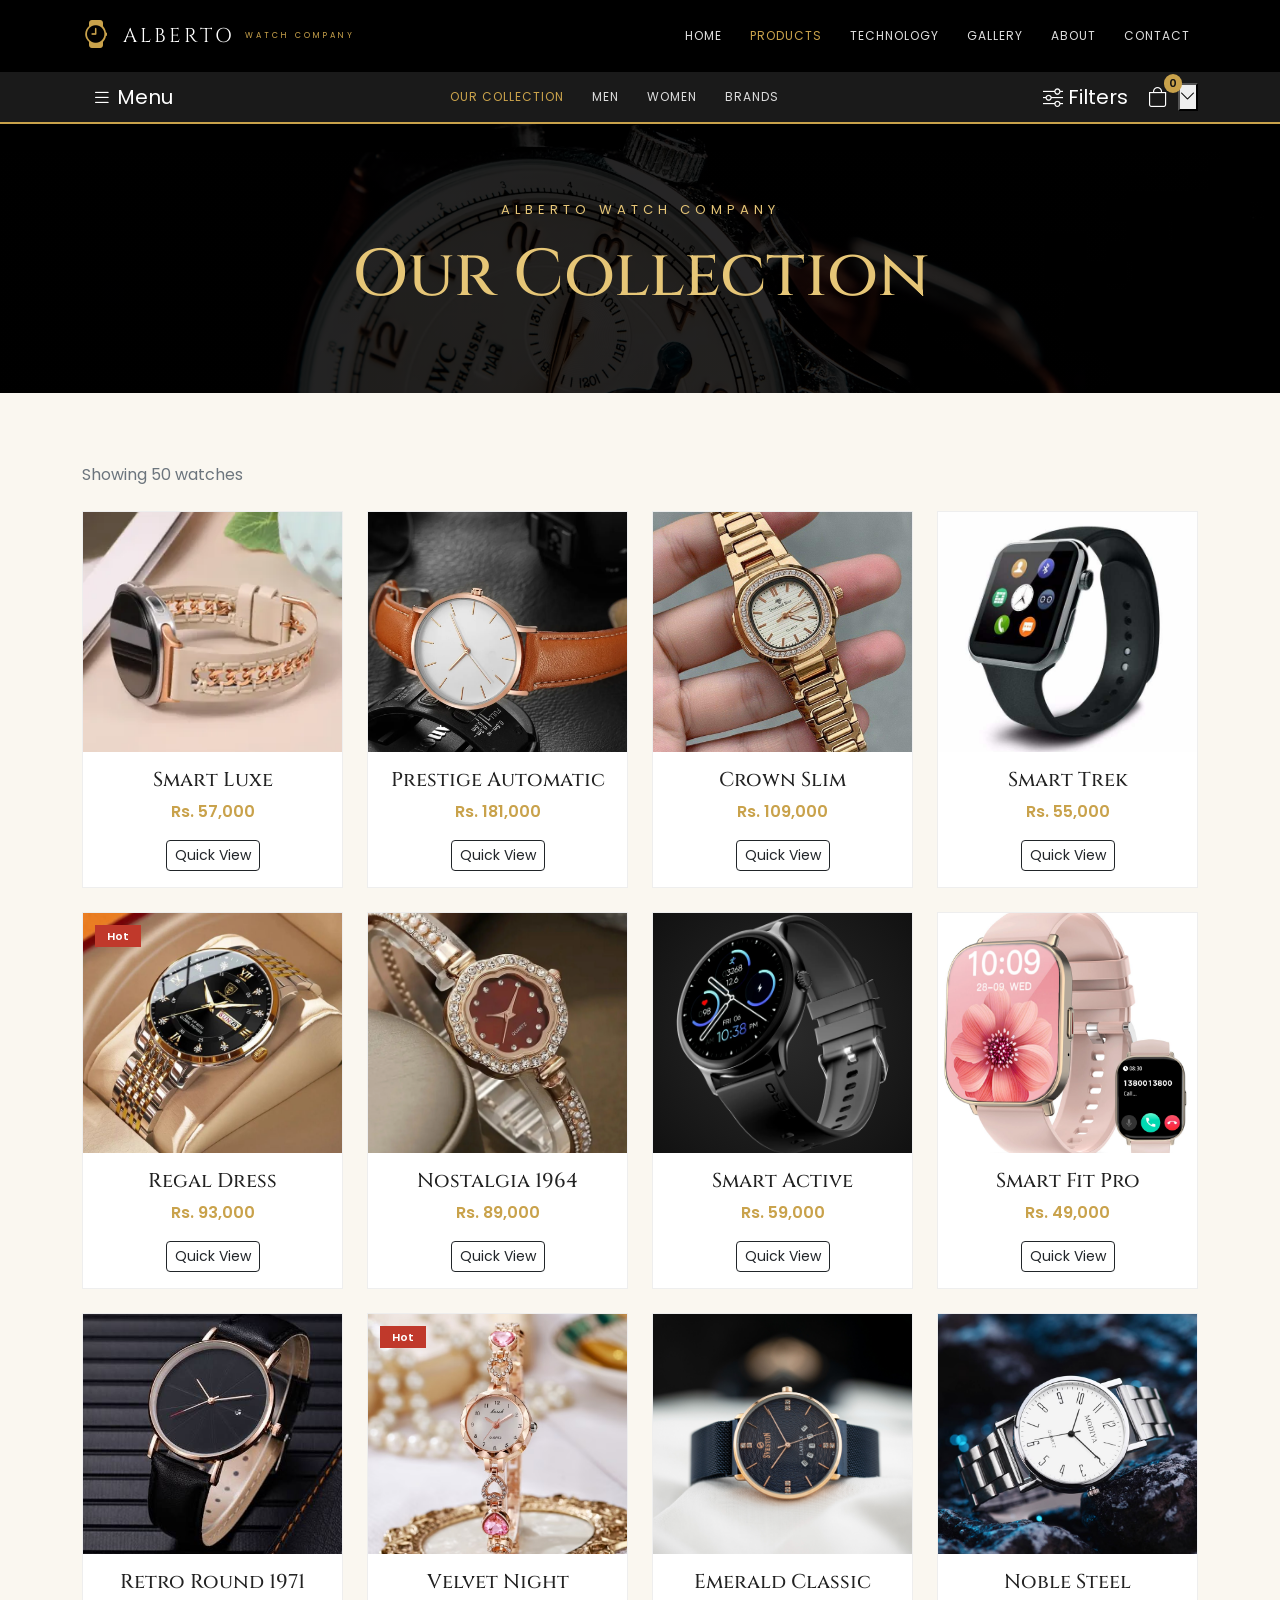
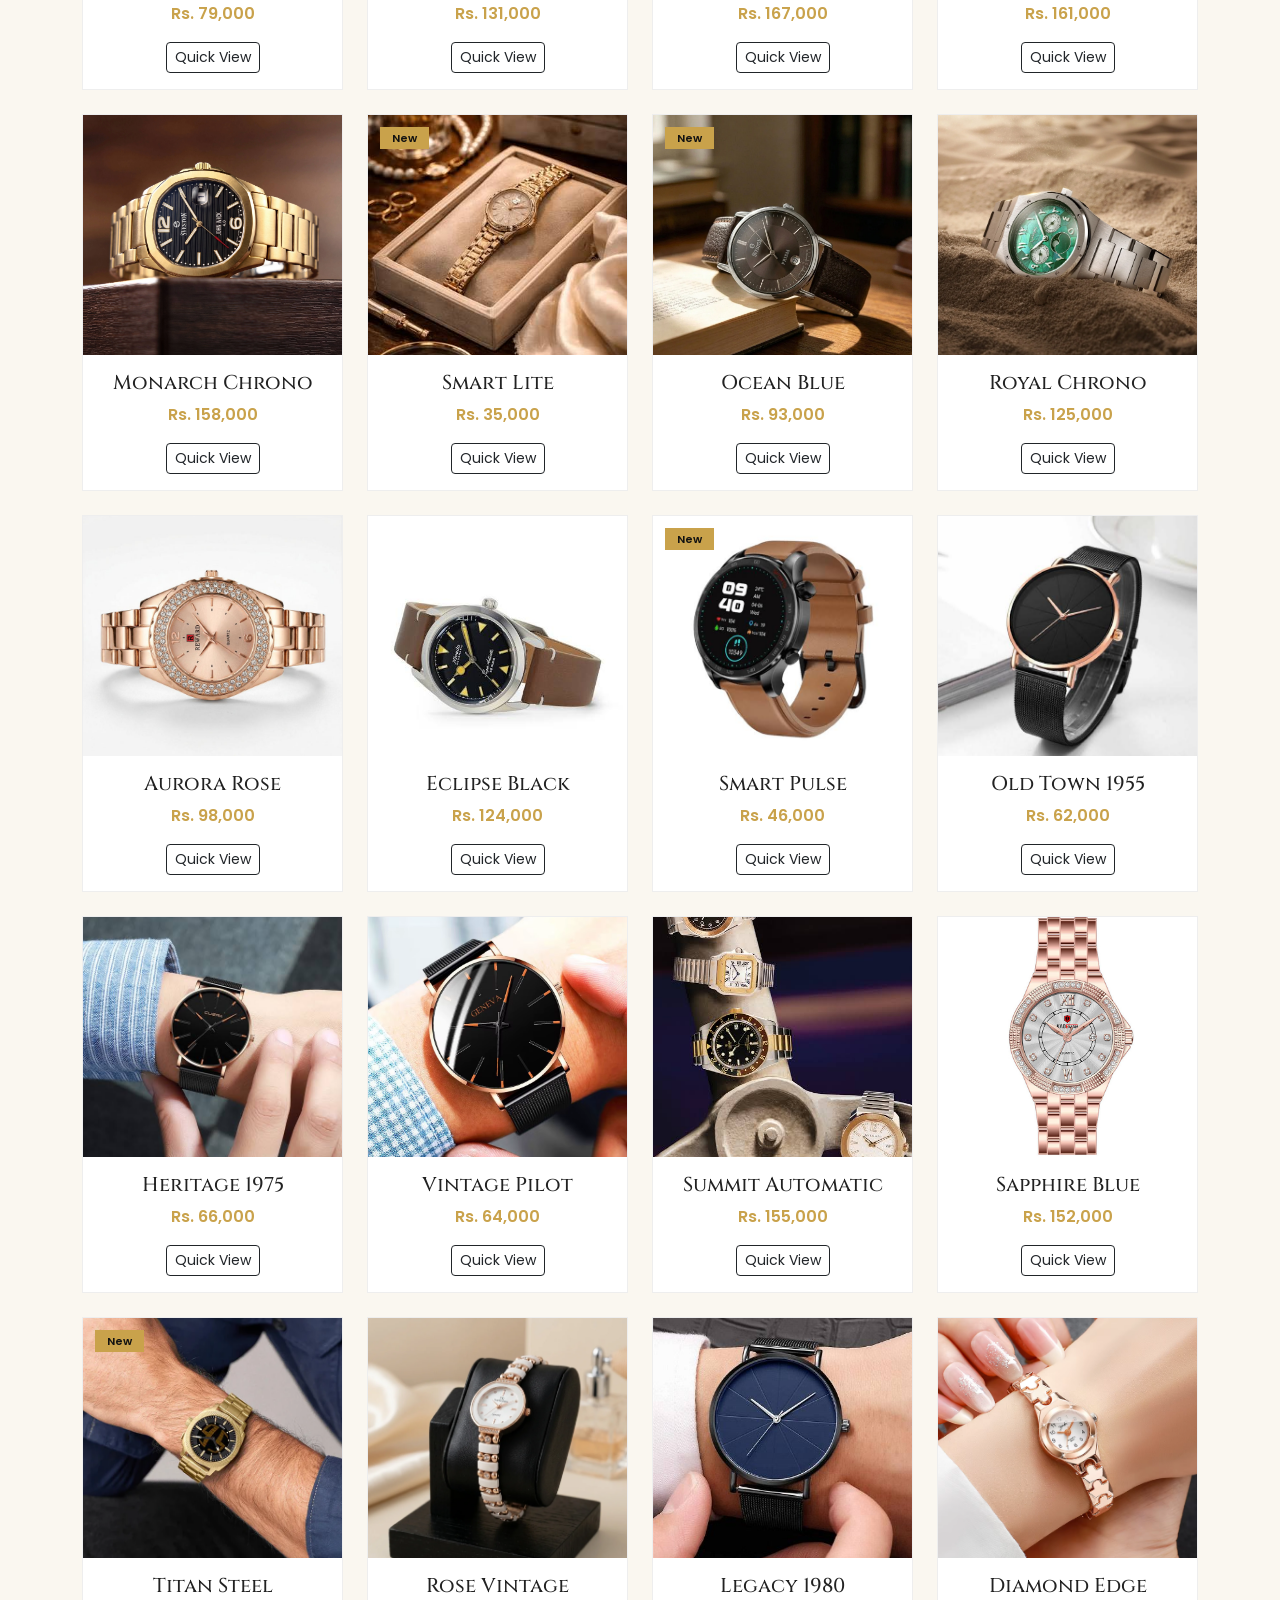
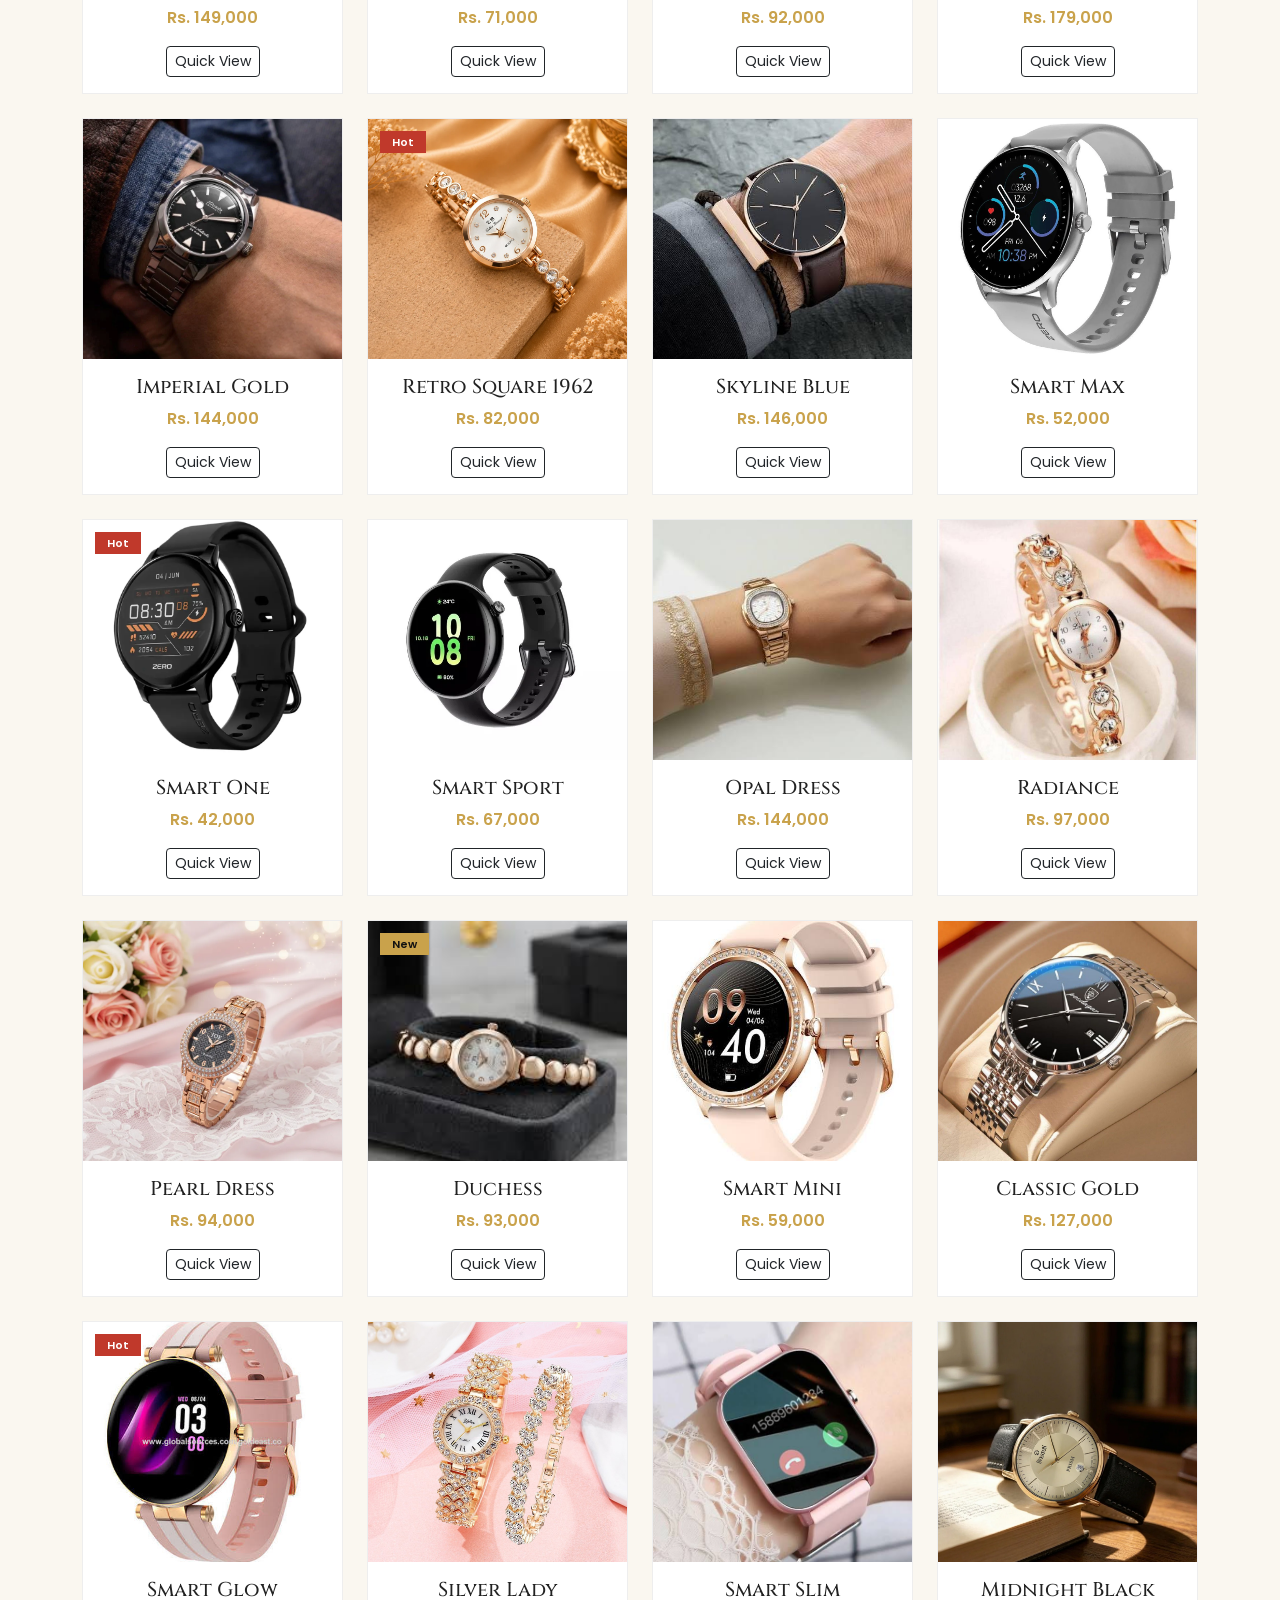
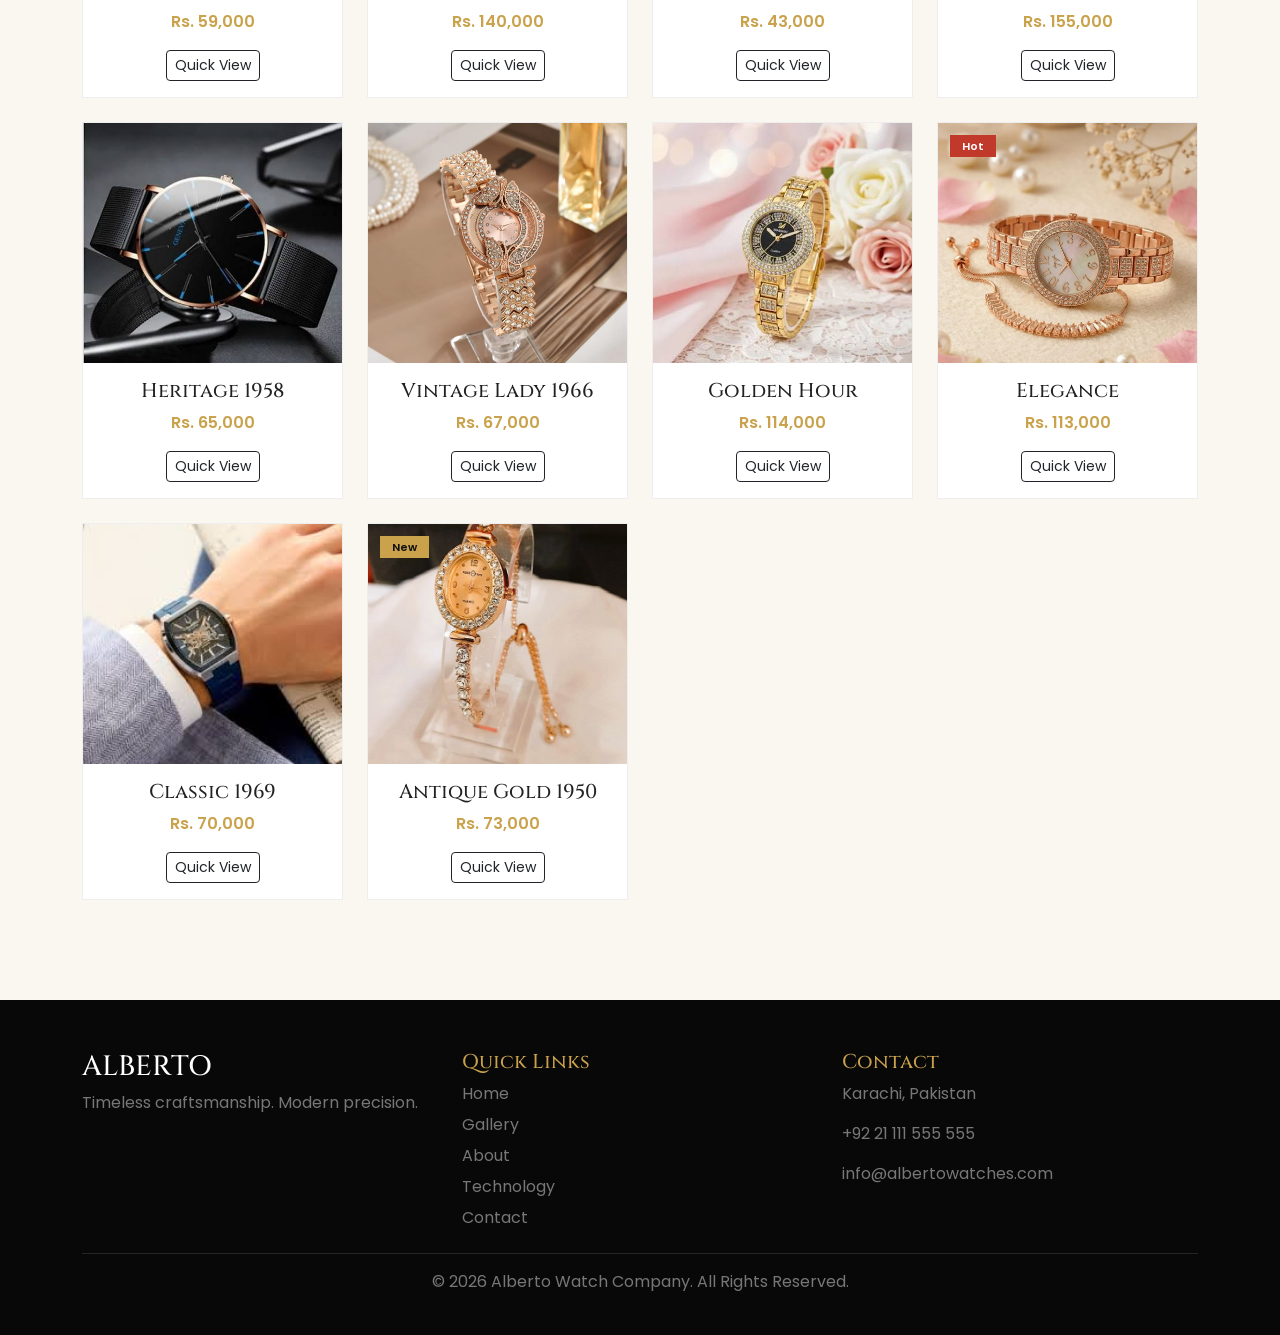
<file: html/product.html>
<!doctype html>
<html lang="en">
  <head>
    <meta charset="UTF-8" />
    <meta name="viewport" content="width=device-width, initial-scale=1.0" />
    <title>Alberto Watch Company | Products</title>

    <link
      href="https://cdn.jsdelivr.net/npm/bootstrap@5.3.3/dist/css/bootstrap.min.css"
      rel="stylesheet"
    />
    <link
      href="https://cdn.jsdelivr.net/npm/bootstrap-icons@1.11.3/font/bootstrap-icons.css"
      rel="stylesheet"
    />
    <link
      href="https://fonts.googleapis.com/css2?family=Cinzel:wght@500;600;700&family=Poppins:wght@300;400;500;600&display=swap"
      rel="stylesheet"
    />

    <link rel="stylesheet" href="../css/product.css" />
  </head>

  <body>
    <!--(two stacked bars) -->
    <header class="site-header">
      <!-- Bar 1: website pages -->
      <nav class="navbar navbar-expand-lg navbar-dark main-bar">
        <div class="container">
          <a class="navbar-brand" href="../index.html">
            <i class="bi bi-watch"></i>
            ALBERTO
            <small>WATCH COMPANY</small>
          </a>

          <button
            class="navbar-toggler"
            data-bs-toggle="collapse"
            data-bs-target="#siteLinks"
            aria-label="Toggle website pages"
          >
            <i class="bi bi-list"></i>
          </button>

          <div class="collapse navbar-collapse" id="siteLinks">
            <ul class="navbar-nav ms-auto">
              <li class="nav-item">
                <a class="nav-link" href="../index.html">Home</a>
              </li>
              <li class="nav-item">
                <a class="nav-link active" href="product.html">Products</a>
              </li>
              <li class="nav-item">
                <a class="nav-link" href="technology.html">Technology</a>
              </li>
              <li class="nav-item">
                <a class="nav-link" href="gallery.html">Gallery</a>
              </li>
              <li class="nav-item">
                <a class="nav-link" href="about.html">About</a>
              </li>
              <li class="nav-item">
                <a class="nav-link" href="contact.html">Contact</a>
              </li>
            </ul>
          </div>
        </div>
      </nav>

      <!-- Bar 2: shop tools -->
      <nav class="navbar navbar-expand-lg navbar-dark shop-bar">
        <div class="container">
          <!-- Opens the menu panel -->
          <button
            class="icon-btn"
            data-bs-toggle="offcanvas"
            data-bs-target="#menuAside"
            aria-label="Open menu"
          >
            <i class="bi bi-list"></i>
            <span class="d-none d-sm-inline"> Menu</span>
          </button>

          <!-- Collection links (data-view tells product.js what to show) -->
          <div
            class="collapse navbar-collapse order-last order-lg-0"
            id="navLinks"
          >
            <ul class="navbar-nav mx-auto">
              <li class="nav-item">
                <a class="nav-link" href="#" data-view="collection"
                  >Our Collection</a
                >
              </li>
              <li class="nav-item">
                <a class="nav-link" href="#" data-view="men">Men</a>
              </li>
              <li class="nav-item">
                <a class="nav-link" href="#" data-view="women">Women</a>
              </li>
              <li class="nav-item">
                <a class="nav-link" href="#" data-view="brands">Brands</a>
              </li>
            </ul>
          </div>

          <!-- Opens the filters panel -->
          <button
            class="icon-btn ms-auto"
            data-bs-toggle="offcanvas"
            data-bs-target="#filterPanel"
            aria-label="Open filters"
          >
            <i class="bi bi-sliders"></i>
            <span class="d-none d-md-inline"> Filters</span>
          </button>

          <!-- Opens the cart panel -->
          <button
            class="icon-btn"
            data-bs-toggle="offcanvas"
            data-bs-target="#cartPanel"
            aria-label="Open cart"
          >
            <i class="bi bi-bag"></i>
            <span class="cart-badge" id="cartCount">0</span>
          </button>

          <!-- Mobile only: shows or hides the collection links -->
          <button
          s-target="#navLinks"
            aria-label="Toggle collection links"
          >
            <i class="bi bi-chevron-down"></i>
          </button>
        </div>
      </n  class="navbar-toggler ms-2"
            data-bs-toggle="collapse"
            data-bav>
    </header>

    <!-- SIDE PANELS -->

    <!-- Menu panel: categories and brands -->
    <aside
      class="offcanvas offcanvas-start"
      id="menuAside"
      tabindex="-1"
      data-bs-theme="dark"
    >
      <div class="offcanvas-header">
        <h5 class="offcanvas-title">Menu</h5>
        <button class="btn-close" data-bs-dismiss="offcanvas"></button>
      </div>

      <div class="offcanvas-body">
        <h6 class="aside-label">Categories</h6>
        <ul class="aside-list">
          <li>
            <a href="#" data-cat="luxury"
              ><i class="bi bi-gem"></i> Luxury Watches</a
            >
          </li>
          <li>
            <a href="#" data-cat="vintage"
              ><i class="bi bi-clock-history"></i> Vintage Watches</a
            >
          </li>
          <li>
            <a href="#" data-cat="smart"
              ><i class="bi bi-smartwatch"></i> Smart Watches</a
            >
          </li>
        </ul>

        <h6 class="aside-label">Brands</h6>
        <ul class="aside-list">
          <li><a href="#" data-brand="Rolex">Rolex</a></li>
          <li><a href="#" data-brand="Michael Kors">Michael Kors</a></li>
          <li><a href="#" data-brand="Omega">Omega</a></li>
        </ul>
      </div>
    </aside>

    <!-- Filters panel: sort order -->
    <aside
      class="offcanvas offcanvas-end"
      id="filterPanel"
      tabindex="-1"
      data-bs-theme="dark"
    >
      <div class="offcanvas-header">
        <h5 class="offcanvas-title">Filters</h5>
        <button class="btn-close" data-bs-dismiss="offcanvas"></button>
      </div>

      <div class="offcanvas-body">
        <h6 class="aside-label">Sort By</h6>

        <label class="sort-option">
          <input type="radio" name="sort" value="best" checked /> Best Selling
        </label>
        <label class="sort-option">
          <input type="radio" name="sort" value="new" /> New to Old
        </label>
        <label class="sort-option">
          <input type="radio" name="sort" value="old" /> Old to New
        </label>
        <label class="sort-option">
          <input type="radio" name="sort" value="high" /> Price: High to Low
        </label>
        <label class="sort-option">
          <input type="radio" name="sort" value="low" /> Price: Low to High
        </label>
      </div>
    </aside>

    <!-- Cart panel -->
    <aside
      class="offcanvas offcanvas-end"
      id="cartPanel"
      tabindex="-1"
      data-bs-theme="dark"
    >
      <div class="offcanvas-header">
        <h5 class="offcanvas-title">Your Cart</h5>
        <button class="btn-close" data-bs-dismiss="offcanvas"></button>
      </div>

      <div class="offcanvas-body d-flex flex-column">
        <!-- Filled by product.js -->
        <div id="cartItems" class="flex-grow-1"></div>

        <div class="pay-icons">
          <i class="bi bi-credit-card"></i>
          <i class="bi bi-cash-coin"></i>
          <i class="bi bi-phone"></i>
          <i class="bi bi-bank"></i>
          <small>Card, Cash on Delivery, Wallet, Bank Transfer</small>
        </div>

        <div class="cart-total d-flex justify-content-between">
          <span>Subtotal</span>
          <strong id="cartTotal">Rs. 0</strong>
        </div>

        <button class="btn btn-gold w-100 mt-3" id="checkoutBtn">
          Proceed to Checkout
        </button>
      </div>
    </aside>

    <!-- PAGE CONTENT -->

    <!-- Title banner (text changes with the selected view) -->
    <section class="page-header">
      <div class="container text-center">
        <p class="gold-text">ALBERTO WATCH COMPANY</p>
        <h1 id="viewTitle">Our Collection</h1>
      </div>
    </section>

    <!-- Product grid (cards are created by product.js) -->
    <main class="section">
      <div class="container">
        <p class="text-secondary mb-4" id="resultCount"></p>
        <div class="row g-4" id="productGrid">
          <!-- Our Collection (no brand): 50 watches -->

          <div
            class="col-sm-6 col-lg-4 col-xl-3 product"
            data-id="1"
            data-brand=""
            data-cat="luxury"
            data-gender="men"
            data-price="127000"
            data-sold="58"
            data-date="2025-01-03"
            data-desc="Sapphire-coated glass and a polished case. A refined luxury timepiece built to last for generations."
          >
            <div class="product-card">
              <div class="product-img">
                <img src="../images/men/men1.avif" alt="Classic Gold" />
              </div>
              <div class="p-3">
                <h5>Classic Gold</h5>
                <p class="price">Rs. 127,000</p>
                <button class="btn btn-sm btn-outline-dark quick-view">
                  Quick View
                </button>
              </div>
            </div>
          </div>

          <div
            class="col-sm-6 col-lg-4 col-xl-3 product"
            data-id="2"
            data-brand=""
            data-cat="luxury"
            data-gender="men"
            data-price="155000"
            data-sold="44"
            data-date="2025-01-17"
            data-desc="Automatic movement with a sunburst dial. A refined luxury timepiece built to last for generations."
          >
            <div class="product-card">
              <div class="product-img">
                <img src="../images/men/men2.webp" alt="Midnight Black" />
              </div>
              <div class="p-3">
                <h5>Midnight Black</h5>
                <p class="price">Rs. 155,000</p>
                <button class="btn btn-sm btn-outline-dark quick-view">
                  Quick View
                </button>
              </div>
            </div>
          </div>

          <div
            class="col-sm-6 col-lg-4 col-xl-3 product"
            data-id="3"
            data-brand=""
            data-cat="luxury"
            data-gender="women"
            data-price="113000"
            data-sold="29"
            data-date="2024-07-14"
            data-desc="100m water resistance and a steel bracelet. A refined luxury timepiece built to last for generations."
          >
            <div class="product-card">
              <div class="product-img">
                <span class="badge-tag hot">Hot</span>
                <img src="../images/women/women1.webp" alt="Elegance" />
              </div>
              <div class="p-3">
                <h5>Elegance</h5>
                <p class="price">Rs. 113,000</p>
                <button class="btn btn-sm btn-outline-dark quick-view">
                  Quick View
                </button>
              </div>
            </div>
          </div>

          <div
            class="col-sm-6 col-lg-4 col-xl-3 product"
            data-id="4"
            data-brand=""
            data-cat="luxury"
            data-gender="women"
            data-price="94000"
            data-sold="81"
            data-date="2024-09-14"
            data-desc="Slim case with applied hour markers. A refined luxury timepiece built to last for generations."
          >
            <div class="product-card">
              <div class="product-img">
                <img src="../images/women/women2.webp" alt="Pearl Dress" />
              </div>
              <div class="p-3">
                <h5>Pearl Dress</h5>
                <p class="price">Rs. 94,000</p>
                <button class="btn btn-sm btn-outline-dark quick-view">
                  Quick View
                </button>
              </div>
            </div>
          </div>

          <div
            class="col-sm-6 col-lg-4 col-xl-3 product"
            data-id="5"
            data-brand=""
            data-cat="luxury"
            data-gender="men"
            data-price="93000"
            data-sold="164"
            data-date="2024-04-21"
            data-desc="Date window and a luminous hand set. A refined luxury timepiece built to last for generations."
          >
            <div class="product-card">
              <div class="product-img">
                <span class="badge-tag">New</span>
                <img src="../images/men/men3.webp" alt="Ocean Blue" />
              </div>
              <div class="p-3">
                <h5>Ocean Blue</h5>
                <p class="price">Rs. 93,000</p>
                <button class="btn btn-sm btn-outline-dark quick-view">
                  Quick View
                </button>
              </div>
            </div>
          </div>

          <div
            class="col-sm-6 col-lg-4 col-xl-3 product"
            data-id="6"
            data-brand=""
            data-cat="luxury"
            data-gender="men"
            data-price="167000"
            data-sold="169"
            data-date="2024-07-02"
            data-desc="Genuine leather strap with a deployant clasp. A refined luxury timepiece built to last for generations."
          >
            <div class="product-card">
              <div class="product-img">
                <img src="../images/men/men4.jpg" alt="Emerald Classic" />
              </div>
              <div class="p-3">
                <h5>Emerald Classic</h5>
                <p class="price">Rs. 167,000</p>
                <button class="btn btn-sm btn-outline-dark quick-view">
                  Quick View
                </button>
              </div>
            </div>
          </div>

          <div
            class="col-sm-6 col-lg-4 col-xl-3 product"
            data-id="7"
            data-brand=""
            data-cat="luxury"
            data-gender="women"
            data-price="114000"
            data-sold="31"
            data-date="2026-03-10"
            data-desc="Sapphire-coated glass and a polished case. A refined luxury timepiece built to last for generations."
          >
            <div class="product-card">
              <div class="product-img">
                <img src="../images/women/women3.jpg" alt="Golden Hour" />
              </div>
              <div class="p-3">
                <h5>Golden Hour</h5>
                <p class="price">Rs. 114,000</p>
                <button class="btn btn-sm btn-outline-dark quick-view">
                  Quick View
                </button>
              </div>
            </div>
          </div>

          <div
            class="col-sm-6 col-lg-4 col-xl-3 product"
            data-id="8"
            data-brand=""
            data-cat="luxury"
            data-gender="women"
            data-price="140000"
            data-sold="56"
            data-date="2026-02-19"
            data-desc="Automatic movement with a sunburst dial. A refined luxury timepiece built to last for generations."
          >
            <div class="product-card">
              <div class="product-img">
                <img src="../images/women/women4.jpg" alt="Silver Lady" />
              </div>
              <div class="p-3">
                <h5>Silver Lady</h5>
                <p class="price">Rs. 140,000</p>
                <button class="btn btn-sm btn-outline-dark quick-view">
                  Quick View
                </button>
              </div>
            </div>
          </div>

          <div
            class="col-sm-6 col-lg-4 col-xl-3 product"
            data-id="9"
            data-brand=""
            data-cat="luxury"
            data-gender="men"
            data-price="125000"
            data-sold="163"
            data-date="2026-03-04"
            data-desc="100m water resistance and a steel bracelet. A refined luxury timepiece built to last for generations."
          >
            <div class="product-card">
              <div class="product-img">
                <img src="../images/men/men5.webp" alt="Royal Chrono" />
              </div>
              <div class="p-3">
                <h5>Royal Chrono</h5>
                <p class="price">Rs. 125,000</p>
                <button class="btn btn-sm btn-outline-dark quick-view">
                  Quick View
                </button>
              </div>
            </div>
          </div>

          <div
            class="col-sm-6 col-lg-4 col-xl-3 product"
            data-id="10"
            data-brand=""
            data-cat="luxury"
            data-gender="men"
            data-price="161000"
            data-sold="166"
            data-date="2026-04-12"
            data-desc="Slim case with applied hour markers. A refined luxury timepiece built to last for generations."
          >
            <div class="product-card">
              <div class="product-img">
                <img src="../images/men/men6.avif" alt="Noble Steel" />
              </div>
              <div class="p-3">
                <h5>Noble Steel</h5>
                <p class="price">Rs. 161,000</p>
                <button class="btn btn-sm btn-outline-dark quick-view">
                  Quick View
                </button>
              </div>
            </div>
          </div>

          <div
            class="col-sm-6 col-lg-4 col-xl-3 product"
            data-id="11"
            data-brand=""
            data-cat="luxury"
            data-gender="women"
            data-price="98000"
            data-sold="160"
            data-date="2026-02-19"
            data-desc="Date window and a luminous hand set. A refined luxury timepiece built to last for generations."
          >
            <div class="product-card">
              <div class="product-img">
                <img src="../images/women/women5.jpg" alt="Aurora Rose" />
              </div>
              <div class="p-3">
                <h5>Aurora Rose</h5>
                <p class="price">Rs. 98,000</p>
                <button class="btn btn-sm btn-outline-dark quick-view">
                  Quick View
                </button>
              </div>
            </div>
          </div>

          <div
            class="col-sm-6 col-lg-4 col-xl-3 product"
            data-id="12"
            data-brand=""
            data-cat="luxury"
            data-gender="men"
            data-price="93000"
            data-sold="178"
            data-date="2024-08-22"
            data-desc="Genuine leather strap with a deployant clasp. A refined luxury timepiece built to last for generations."
          >
            <div class="product-card">
              <div class="product-img">
                <span class="badge-tag hot">Hot</span>
                <img src="../images/men/men7.jpg" alt="Regal Dress" />
              </div>
              <div class="p-3">
                <h5>Regal Dress</h5>
                <p class="price">Rs. 93,000</p>
                <button class="btn btn-sm btn-outline-dark quick-view">
                  Quick View
                </button>
              </div>
            </div>
          </div>

          <div
            class="col-sm-6 col-lg-4 col-xl-3 product"
            data-id="13"
            data-brand=""
            data-cat="luxury"
            data-gender="men"
            data-price="155000"
            data-sold="129"
            data-date="2025-08-19"
            data-desc="Sapphire-coated glass and a polished case. A refined luxury timepiece built to last for generations."
          >
            <div class="product-card">
              <div class="product-img">
                <img src="../images/men/men8.jpg" alt="Summit Automatic" />
              </div>
              <div class="p-3">
                <h5>Summit Automatic</h5>
                <p class="price">Rs. 155,000</p>
                <button class="btn btn-sm btn-outline-dark quick-view">
                  Quick View
                </button>
              </div>
            </div>
          </div>

          <div
            class="col-sm-6 col-lg-4 col-xl-3 product"
            data-id="14"
            data-brand=""
            data-cat="luxury"
            data-gender="men"
            data-price="144000"
            data-sold="112"
            data-date="2025-04-26"
            data-desc="Automatic movement with a sunburst dial. A refined luxury timepiece built to last for generations."
          >
            <div class="product-card">
              <div class="product-img">
                <img src="../images/men/men9.webp" alt="Imperial Gold" />
              </div>
              <div class="p-3">
                <h5>Imperial Gold</h5>
                <p class="price">Rs. 144,000</p>
                <button class="btn btn-sm btn-outline-dark quick-view">
                  Quick View
                </button>
              </div>
            </div>
          </div>

          <div
            class="col-sm-6 col-lg-4 col-xl-3 product"
            data-id="15"
            data-brand=""
            data-cat="luxury"
            data-gender="women"
            data-price="109000"
            data-sold="198"
            data-date="2024-02-19"
            data-desc="100m water resistance and a steel bracelet. A refined luxury timepiece built to last for generations."
          >
            <div class="product-card">
              <div class="product-img">
                <img src="../images/women/women6.jpg" alt="Crown Slim" />
              </div>
              <div class="p-3">
                <h5>Crown Slim</h5>
                <p class="price">Rs. 109,000</p>
                <button class="btn btn-sm btn-outline-dark quick-view">
                  Quick View
                </button>
              </div>
            </div>
          </div>

          <div
            class="col-sm-6 col-lg-4 col-xl-3 product"
            data-id="16"
            data-brand=""
            data-cat="luxury"
            data-gender="men"
            data-price="124000"
            data-sold="154"
            data-date="2025-06-24"
            data-desc="Slim case with applied hour markers. A refined luxury timepiece built to last for generations."
          >
            <div class="product-card">
              <div class="product-img">
                <img src="../images/men/men10.jpg" alt="Eclipse Black" />
              </div>
              <div class="p-3">
                <h5>Eclipse Black</h5>
                <p class="price">Rs. 124,000</p>
                <button class="btn btn-sm btn-outline-dark quick-view">
                  Quick View
                </button>
              </div>
            </div>
          </div>

          <div
            class="col-sm-6 col-lg-4 col-xl-3 product"
            data-id="17"
            data-brand=""
            data-cat="luxury"
            data-gender="women"
            data-price="144000"
            data-sold="93"
            data-date="2026-02-04"
            data-desc="Date window and a luminous hand set. A refined luxury timepiece built to last for generations."
          >
            <div class="product-card">
              <div class="product-img">
                <img src="../images/women/women7.jpg" alt="Opal Dress" />
              </div>
              <div class="p-3">
                <h5>Opal Dress</h5>
                <p class="price">Rs. 144,000</p>
                <button class="btn btn-sm btn-outline-dark quick-view">
                  Quick View
                </button>
              </div>
            </div>
          </div>

          <div
            class="col-sm-6 col-lg-4 col-xl-3 product"
            data-id="18"
            data-brand=""
            data-cat="luxury"
            data-gender="women"
            data-price="152000"
            data-sold="127"
            data-date="2024-06-05"
            data-desc="Genuine leather strap with a deployant clasp. A refined luxury timepiece built to last for generations."
          >
            <div class="product-card">
              <div class="product-img">
                <img src="../images/women/women8.jpg" alt="Sapphire Blue" />
              </div>
              <div class="p-3">
                <h5>Sapphire Blue</h5>
                <p class="price">Rs. 152,000</p>
                <button class="btn btn-sm btn-outline-dark quick-view">
                  Quick View
                </button>
              </div>
            </div>
          </div>

          <div
            class="col-sm-6 col-lg-4 col-xl-3 product"
            data-id="19"
            data-brand=""
            data-cat="luxury"
            data-gender="men"
            data-price="149000"
            data-sold="127"
            data-date="2024-02-25"
            data-desc="Sapphire-coated glass and a polished case. A refined luxury timepiece built to last for generations."
          >
            <div class="product-card">
              <div class="product-img">
                <span class="badge-tag">New</span>
                <img src="../images/men/men11.webp" alt="Titan Steel" />
              </div>
              <div class="p-3">
                <h5>Titan Steel</h5>
                <p class="price">Rs. 149,000</p>
                <button class="btn btn-sm btn-outline-dark quick-view">
                  Quick View
                </button>
              </div>
            </div>
          </div>

          <div
            class="col-sm-6 col-lg-4 col-xl-3 product"
            data-id="20"
            data-brand=""
            data-cat="luxury"
            data-gender="men"
            data-price="158000"
            data-sold="166"
            data-date="2025-06-23"
            data-desc="Automatic movement with a sunburst dial. A refined luxury timepiece built to last for generations."
          >
            <div class="product-card">
              <div class="product-img">
                <img src="../images/men/men12.webp" alt="Monarch Chrono" />
              </div>
              <div class="p-3">
                <h5>Monarch Chrono</h5>
                <p class="price">Rs. 158,000</p>
                <button class="btn btn-sm btn-outline-dark quick-view">
                  Quick View
                </button>
              </div>
            </div>
          </div>

          <div
            class="col-sm-6 col-lg-4 col-xl-3 product"
            data-id="21"
            data-brand=""
            data-cat="luxury"
            data-gender="women"
            data-price="131000"
            data-sold="172"
            data-date="2025-08-03"
            data-desc="100m water resistance and a steel bracelet. A refined luxury timepiece built to last for generations."
          >
            <div class="product-card">
              <div class="product-img">
                <span class="badge-tag hot">Hot</span>
                <img src="../images/women/women9.avif" alt="Velvet Night" />
              </div>
              <div class="p-3">
                <h5>Velvet Night</h5>
                <p class="price">Rs. 131,000</p>
                <button class="btn btn-sm btn-outline-dark quick-view">
                  Quick View
                </button>
              </div>
            </div>
          </div>

          <div
            class="col-sm-6 col-lg-4 col-xl-3 product"
            data-id="22"
            data-brand=""
            data-cat="luxury"
            data-gender="women"
            data-price="97000"
            data-sold="89"
            data-date="2025-02-02"
            data-desc="Slim case with applied hour markers. A refined luxury timepiece built to last for generations."
          >
            <div class="product-card">
              <div class="product-img">
                <img src="../images/women/women10.jpg" alt="Radiance" />
              </div>
              <div class="p-3">
                <h5>Radiance</h5>
                <p class="price">Rs. 97,000</p>
                <button class="btn btn-sm btn-outline-dark quick-view">
                  Quick View
                </button>
              </div>
            </div>
          </div>

          <div
            class="col-sm-6 col-lg-4 col-xl-3 product"
            data-id="23"
            data-brand=""
            data-cat="luxury"
            data-gender="men"
            data-price="181000"
            data-sold="199"
            data-date="2025-08-10"
            data-desc="Date window and a luminous hand set. A refined luxury timepiece built to last for generations."
          >
            <div class="product-card">
              <div class="product-img">
                <img src="../images/men/men13.webp" alt="Prestige Automatic" />
              </div>
              <div class="p-3">
                <h5>Prestige Automatic</h5>
                <p class="price">Rs. 181,000</p>
                <button class="btn btn-sm btn-outline-dark quick-view">
                  Quick View
                </button>
              </div>
            </div>
          </div>

          <div
            class="col-sm-6 col-lg-4 col-xl-3 product"
            data-id="24"
            data-brand=""
            data-cat="luxury"
            data-gender="women"
            data-price="179000"
            data-sold="118"
            data-date="2026-06-01"
            data-desc="Genuine leather strap with a deployant clasp. A refined luxury timepiece built to last for generations."
          >
            <div class="product-card">
              <div class="product-img">
                <img src="../images/women/women11.avif" alt="Diamond Edge" />
              </div>
              <div class="p-3">
                <h5>Diamond Edge</h5>
                <p class="price">Rs. 179,000</p>
                <button class="btn btn-sm btn-outline-dark quick-view">
                  Quick View
                </button>
              </div>
            </div>
          </div>

          <div
            class="col-sm-6 col-lg-4 col-xl-3 product"
            data-id="25"
            data-brand=""
            data-cat="luxury"
            data-gender="men"
            data-price="146000"
            data-sold="110"
            data-date="2024-02-16"
            data-desc="Sapphire-coated glass and a polished case. A refined luxury timepiece built to last for generations."
          >
            <div class="product-card">
              <div class="product-img">
                <img src="../images/men/men14.jpg" alt="Skyline Blue" />
              </div>
              <div class="p-3">
                <h5>Skyline Blue</h5>
                <p class="price">Rs. 146,000</p>
                <button class="btn btn-sm btn-outline-dark quick-view">
                  Quick View
                </button>
              </div>
            </div>
          </div>

          <div
            class="col-sm-6 col-lg-4 col-xl-3 product"
            data-id="26"
            data-brand=""
            data-cat="luxury"
            data-gender="women"
            data-price="93000"
            data-sold="75"
            data-date="2025-03-24"
            data-desc="Automatic movement with a sunburst dial. A refined luxury timepiece built to last for generations."
          >
            <div class="product-card">
              <div class="product-img">
                <span class="badge-tag">New</span>
                <img src="../images/women/women12.jpg" alt="Duchess" />
              </div>
              <div class="p-3">
                <h5>Duchess</h5>
                <p class="price">Rs. 93,000</p>
                <button class="btn btn-sm btn-outline-dark quick-view">
                  Quick View
                </button>
              </div>
            </div>
          </div>

          <div
            class="col-sm-6 col-lg-4 col-xl-3 product"
            data-id="27"
            data-brand=""
            data-cat="vintage"
            data-gender="women"
            data-price="71000"
            data-sold="121"
            data-date="2025-08-03"
            data-desc="Domed crystal and a gently aged look. Classic vintage styling inspired by the golden age of watchmaking."
          >
            <div class="product-card">
              <div class="product-img">
                <img src="../images/women/women13.webp" alt="Rose Vintage" />
              </div>
              <div class="p-3">
                <h5>Rose Vintage</h5>
                <p class="price">Rs. 71,000</p>
                <button class="btn btn-sm btn-outline-dark quick-view">
                  Quick View
                </button>
              </div>
            </div>
          </div>

          <div
            class="col-sm-6 col-lg-4 col-xl-3 product"
            data-id="28"
            data-brand=""
            data-cat="vintage"
            data-gender="men"
            data-price="66000"
            data-sold="134"
            data-date="2025-09-09"
            data-desc="Slim profile from a classic era. Classic vintage styling inspired by the golden age of watchmaking."
          >
            <div class="product-card">
              <div class="product-img">
                <img src="../images/men/men15.jpg" alt="Heritage 1975" />
              </div>
              <div class="p-3">
                <h5>Heritage 1975</h5>
                <p class="price">Rs. 66,000</p>
                <button class="btn btn-sm btn-outline-dark quick-view">
                  Quick View
                </button>
              </div>
            </div>
          </div>

          <div
            class="col-sm-6 col-lg-4 col-xl-3 product"
            data-id="29"
            data-brand=""
            data-cat="vintage"
            data-gender="men"
            data-price="64000"
            data-sold="130"
            data-date="2026-05-23"
            data-desc="Serviced movement with a one-year guarantee. Classic vintage styling inspired by the golden age of watchmaking."
          >
            <div class="product-card">
              <div class="product-img">
                <img src="../images/men/men16.avif" alt="Vintage Pilot" />
              </div>
              <div class="p-3">
                <h5>Vintage Pilot</h5>
                <p class="price">Rs. 64,000</p>
                <button class="btn btn-sm btn-outline-dark quick-view">
                  Quick View
                </button>
              </div>
            </div>
          </div>

          <div
            class="col-sm-6 col-lg-4 col-xl-3 product"
            data-id="30"
            data-brand=""
            data-cat="vintage"
            data-gender="women"
            data-price="82000"
            data-sold="111"
            data-date="2026-07-08"
            data-desc="Pressed numerals and a slim bezel. Classic vintage styling inspired by the golden age of watchmaking."
          >
            <div class="product-card">
              <div class="product-img">
                <span class="badge-tag hot">Hot</span>
                <img
                  src="../images/women/women14.webp"
                  alt="Retro Square 1962"
                />
              </div>
              <div class="p-3">
                <h5>Retro Square 1962</h5>
                <p class="price">Rs. 82,000</p>
                <button class="btn btn-sm btn-outline-dark quick-view">
                  Quick View
                </button>
              </div>
            </div>
          </div>

          <div
            class="col-sm-6 col-lg-4 col-xl-3 product"
            data-id="31"
            data-brand=""
            data-cat="vintage"
            data-gender="men"
            data-price="65000"
            data-sold="41"
            data-date="2024-03-08"
            data-desc="Hand-wound movement and a cream dial. Classic vintage styling inspired by the golden age of watchmaking."
          >
            <div class="product-card">
              <div class="product-img">
                <img src="../images/men/men17.jpg" alt="Heritage 1958" />
              </div>
              <div class="p-3">
                <h5>Heritage 1958</h5>
                <p class="price">Rs. 65,000</p>
                <button class="btn btn-sm btn-outline-dark quick-view">
                  Quick View
                </button>
              </div>
            </div>
          </div>

          <div
            class="col-sm-6 col-lg-4 col-xl-3 product"
            data-id="32"
            data-brand=""
            data-cat="vintage"
            data-gender="men"
            data-price="70000"
            data-sold="23"
            data-date="2025-03-09"
            data-desc="Restored case with an original-style finish. Classic vintage styling inspired by the golden age of watchmaking."
          >
            <div class="product-card">
              <div class="product-img">
                <img src="../images/men/men18.jpg" alt="Classic 1969" />
              </div>
              <div class="p-3">
                <h5>Classic 1969</h5>
                <p class="price">Rs. 70,000</p>
                <button class="btn btn-sm btn-outline-dark quick-view">
                  Quick View
                </button>
              </div>
            </div>
          </div>

          <div
            class="col-sm-6 col-lg-4 col-xl-3 product"
            data-id="33"
            data-brand=""
            data-cat="vintage"
            data-gender="women"
            data-price="73000"
            data-sold="21"
            data-date="2024-07-18"
            data-desc="Domed crystal and a gently aged look. Classic vintage styling inspired by the golden age of watchmaking."
          >
            <div class="product-card">
              <div class="product-img">
                <span class="badge-tag">New</span>
                <img
                  src="../images/women/women15.jpg"
                  alt="Antique Gold 1950"
                />
              </div>
              <div class="p-3">
                <h5>Antique Gold 1950</h5>
                <p class="price">Rs. 73,000</p>
                <button class="btn btn-sm btn-outline-dark quick-view">
                  Quick View
                </button>
              </div>
            </div>
          </div>

          <div
            class="col-sm-6 col-lg-4 col-xl-3 product"
            data-id="34"
            data-brand=""
            data-cat="vintage"
            data-gender="men"
            data-price="79000"
            data-sold="176"
            data-date="2026-06-05"
            data-desc="Slim profile from a classic era. Classic vintage styling inspired by the golden age of watchmaking."
          >
            <div class="product-card">
              <div class="product-img">
                <img src="../images/men/men19.jpg" alt="Retro Round 1971" />
              </div>
              <div class="p-3">
                <h5>Retro Round 1971</h5>
                <p class="price">Rs. 79,000</p>
                <button class="btn btn-sm btn-outline-dark quick-view">
                  Quick View
                </button>
              </div>
            </div>
          </div>

          <div
            class="col-sm-6 col-lg-4 col-xl-3 product"
            data-id="35"
            data-brand=""
            data-cat="vintage"
            data-gender="women"
            data-price="89000"
            data-sold="178"
            data-date="2026-01-15"
            data-desc="Serviced movement with a one-year guarantee. Classic vintage styling inspired by the golden age of watchmaking."
          >
            <div class="product-card">
              <div class="product-img">
                <img src="../images/women/women16.webp" alt="Nostalgia 1964" />
              </div>
              <div class="p-3">
                <h5>Nostalgia 1964</h5>
                <p class="price">Rs. 89,000</p>
                <button class="btn btn-sm btn-outline-dark quick-view">
                  Quick View
                </button>
              </div>
            </div>
          </div>

          <div
            class="col-sm-6 col-lg-4 col-xl-3 product"
            data-id="36"
            data-brand=""
            data-cat="vintage"
            data-gender="men"
            data-price="92000"
            data-sold="120"
            data-date="2025-07-13"
            data-desc="Pressed numerals and a slim bezel. Classic vintage styling inspired by the golden age of watchmaking."
          >
            <div class="product-card">
              <div class="product-img">
                <img src="../images/men/men20.jpg" alt="Legacy 1980" />
              </div>
              <div class="p-3">
                <h5>Legacy 1980</h5>
                <p class="price">Rs. 92,000</p>
                <button class="btn btn-sm btn-outline-dark quick-view">
                  Quick View
                </button>
              </div>
            </div>
          </div>

          <div
            class="col-sm-6 col-lg-4 col-xl-3 product"
            data-id="37"
            data-brand=""
            data-cat="vintage"
            data-gender="men"
            data-price="62000"
            data-sold="143"
            data-date="2026-07-02"
            data-desc="Hand-wound movement and a cream dial. Classic vintage styling inspired by the golden age of watchmaking."
          >
            <div class="product-card">
              <div class="product-img">
                <img src="../images/men/men21.jpg" alt="Old Town 1955" />
              </div>
              <div class="p-3">
                <h5>Old Town 1955</h5>
                <p class="price">Rs. 62,000</p>
                <button class="btn btn-sm btn-outline-dark quick-view">
                  Quick View
                </button>
              </div>
            </div>
          </div>

          <div
            class="col-sm-6 col-lg-4 col-xl-3 product"
            data-id="38"
            data-brand=""
            data-cat="vintage"
            data-gender="women"
            data-price="67000"
            data-sold="37"
            data-date="2024-08-06"
            data-desc="Restored case with an original-style finish. Classic vintage styling inspired by the golden age of watchmaking."
          >
            <div class="product-card">
              <div class="product-img">
                <img
                  src="../images/women/women17.avif"
                  alt="Vintage Lady 1966"
                />
              </div>
              <div class="p-3">
                <h5>Vintage Lady 1966</h5>
                <p class="price">Rs. 67,000</p>
                <button class="btn btn-sm btn-outline-dark quick-view">
                  Quick View
                </button>
              </div>
            </div>
          </div>

          <div
            class="col-sm-6 col-lg-4 col-xl-3 product"
            data-id="39"
            data-brand=""
            data-cat="smart"
            data-gender="men"
            data-price="42000"
            data-sold="107"
            data-date="2026-01-04"
            data-desc="Sleep tracking and 30 sport modes. A modern smartwatch for health tracking, calls and notifications."
          >
            <div class="product-card">
              <div class="product-img">
                <span class="badge-tag hot">Hot</span>
                <img src="../images/men/smart1.webp" alt="Smart One" />
              </div>
              <div class="p-3">
                <h5>Smart One</h5>
                <p class="price">Rs. 42,000</p>
                <button class="btn btn-sm btn-outline-dark quick-view">
                  Quick View
                </button>
              </div>
            </div>
          </div>

          <div
            class="col-sm-6 col-lg-4 col-xl-3 product"
            data-id="40"
            data-brand=""
            data-cat="smart"
            data-gender="women"
            data-price="35000"
            data-sold="165"
            data-date="2024-09-04"
            data-desc="Bright always-on screen. A modern smartwatch for health tracking, calls and notifications."
          >
            <div class="product-card">
              <div class="product-img">
                <span class="badge-tag">New</span>
                <img src="../images/women/women18.jpg" alt="Smart Lite" />
              </div>
              <div class="p-3">
                <h5>Smart Lite</h5>
                <p class="price">Rs. 35,000</p>
                <button class="btn btn-sm btn-outline-dark quick-view">
                  Quick View
                </button>
              </div>
            </div>
          </div>

          <div
            class="col-sm-6 col-lg-4 col-xl-3 product"
            data-id="41"
            data-brand=""
            data-cat="smart"
            data-gender="men"
            data-price="59000"
            data-sold="177"
            data-date="2024-02-28"
            data-desc="Calls and message alerts on your wrist. A modern smartwatch for health tracking, calls and notifications."
          >
            <div class="product-card">
              <div class="product-img">
                <img src="../images/men/smart2.webp" alt="Smart Active" />
              </div>
              <div class="p-3">
                <h5>Smart Active</h5>
                <p class="price">Rs. 59,000</p>
                <button class="btn btn-sm btn-outline-dark quick-view">
                  Quick View
                </button>
              </div>
            </div>
          </div>

          <div
            class="col-sm-6 col-lg-4 col-xl-3 product"
            data-id="42"
            data-brand=""
            data-cat="smart"
            data-gender="women"
            data-price="49000"
            data-sold="177"
            data-date="2025-03-21"
            data-desc="Water-resistant and fast charging. A modern smartwatch for health tracking, calls and notifications."
          >
            <div class="product-card">
              <div class="product-img">
                <img src="../images/women/smart1.jpg" alt="Smart Fit Pro" />
              </div>
              <div class="p-3">
                <h5>Smart Fit Pro</h5>
                <p class="price">Rs. 49,000</p>
                <button class="btn btn-sm btn-outline-dark quick-view">
                  Quick View
                </button>
              </div>
            </div>
          </div>

          <div
            class="col-sm-6 col-lg-4 col-xl-3 product"
            data-id="43"
            data-brand=""
            data-cat="smart"
            data-gender="men"
            data-price="52000"
            data-sold="108"
            data-date="2026-06-16"
            data-desc="AMOLED display with a 7-day battery. A modern smartwatch for health tracking, calls and notifications."
          >
            <div class="product-card">
              <div class="product-img">
                <img src="../images/men/smart3.webp" alt="Smart Max" />
              </div>
              <div class="p-3">
                <h5>Smart Max</h5>
                <p class="price">Rs. 52,000</p>
                <button class="btn btn-sm btn-outline-dark quick-view">
                  Quick View
                </button>
              </div>
            </div>
          </div>

          <div
            class="col-sm-6 col-lg-4 col-xl-3 product"
            data-id="44"
            data-brand=""
            data-cat="smart"
            data-gender="women"
            data-price="43000"
            data-sold="49"
            data-date="2025-08-16"
            data-desc="Built-in GPS and heart-rate monitor. A modern smartwatch for health tracking, calls and notifications."
          >
            <div class="product-card">
              <div class="product-img">
                <img src="../images/women/smart2.jpg" alt="Smart Slim" />
              </div>
              <div class="p-3">
                <h5>Smart Slim</h5>
                <p class="price">Rs. 43,000</p>
                <button class="btn btn-sm btn-outline-dark quick-view">
                  Quick View
                </button>
              </div>
            </div>
          </div>

          <div
            class="col-sm-6 col-lg-4 col-xl-3 product"
            data-id="45"
            data-brand=""
            data-cat="smart"
            data-gender="men"
            data-price="67000"
            data-sold="99"
            data-date="2024-03-04"
            data-desc="Sleep tracking and 30 sport modes. A modern smartwatch for health tracking, calls and notifications."
          >
            <div class="product-card">
              <div class="product-img">
                <img src="../images/men/smart4.webp" alt="Smart Sport" />
              </div>
              <div class="p-3">
                <h5>Smart Sport</h5>
                <p class="price">Rs. 67,000</p>
                <button class="btn btn-sm btn-outline-dark quick-view">
                  Quick View
                </button>
              </div>
            </div>
          </div>

          <div
            class="col-sm-6 col-lg-4 col-xl-3 product"
            data-id="46"
            data-brand=""
            data-cat="smart"
            data-gender="women"
            data-price="57000"
            data-sold="209"
            data-date="2025-08-27"
            data-desc="Bright always-on screen. A modern smartwatch for health tracking, calls and notifications."
          >
            <div class="product-card">
              <div class="product-img">
                <img src="../images/women/smart3.webp" alt="Smart Luxe" />
              </div>
              <div class="p-3">
                <h5>Smart Luxe</h5>
                <p class="price">Rs. 57,000</p>
                <button class="btn btn-sm btn-outline-dark quick-view">
                  Quick View
                </button>
              </div>
            </div>
          </div>

          <div
            class="col-sm-6 col-lg-4 col-xl-3 product"
            data-id="47"
            data-brand=""
            data-cat="smart"
            data-gender="men"
            data-price="46000"
            data-sold="152"
            data-date="2024-04-17"
            data-desc="Calls and message alerts on your wrist. A modern smartwatch for health tracking, calls and notifications."
          >
            <div class="product-card">
              <div class="product-img">
                <span class="badge-tag">New</span>
                <img src="../images/men/smart5.jpg" alt="Smart Pulse" />
              </div>
              <div class="p-3">
                <h5>Smart Pulse</h5>
                <p class="price">Rs. 46,000</p>
                <button class="btn btn-sm btn-outline-dark quick-view">
                  Quick View
                </button>
              </div>
            </div>
          </div>

          <div
            class="col-sm-6 col-lg-4 col-xl-3 product"
            data-id="48"
            data-brand=""
            data-cat="smart"
            data-gender="women"
            data-price="59000"
            data-sold="57"
            data-date="2026-09-01"
            data-desc="Water-resistant and fast charging. A modern smartwatch for health tracking, calls and notifications."
          >
            <div class="product-card">
              <div class="product-img">
                <span class="badge-tag hot">Hot</span>
                <img src="../images/women/smart4.jpg" alt="Smart Glow" />
              </div>
              <div class="p-3">
                <h5>Smart Glow</h5>
                <p class="price">Rs. 59,000</p>
                <button class="btn btn-sm btn-outline-dark quick-view">
                  Quick View
                </button>
              </div>
            </div>
          </div>

          <div
            class="col-sm-6 col-lg-4 col-xl-3 product"
            data-id="49"
            data-brand=""
            data-cat="smart"
            data-gender="men"
            data-price="55000"
            data-sold="184"
            data-date="2024-05-17"
            data-desc="AMOLED display with a 7-day battery. A modern smartwatch for health tracking, calls and notifications."
          >
            <div class="product-card">
              <div class="product-img">
                <img src="../images/men/smart6.jpg" alt="Smart Trek" />
              </div>
              <div class="p-3">
                <h5>Smart Trek</h5>
                <p class="price">Rs. 55,000</p>
                <button class="btn btn-sm btn-outline-dark quick-view">
                  Quick View
                </button>
              </div>
            </div>
          </div>

          <div
            class="col-sm-6 col-lg-4 col-xl-3 product"
            data-id="50"
            data-brand=""
            data-cat="smart"
            data-gender="women"
            data-price="59000"
            data-sold="62"
            data-date="2025-04-18"
            data-desc="Built-in GPS and heart-rate monitor. A modern smartwatch for health tracking, calls and notifications."
          >
            <div class="product-card">
              <div class="product-img">
                <img src="../images/women/smart5.jpg" alt="Smart Mini" />
              </div>
              <div class="p-3">
                <h5>Smart Mini</h5>
                <p class="price">Rs. 59,000</p>
                <button class="btn btn-sm btn-outline-dark quick-view">
                  Quick View
                </button>
              </div>
            </div>
          </div>

          <!-- Rolex: 17 watches -->

          <div
            class="col-sm-6 col-lg-4 col-xl-3 product"
            data-id="51"
            data-brand="Rolex"
            data-cat="luxury"
            data-gender="men"
            data-price="2086000"
            data-sold="219"
            data-date="2026-06-21"
            data-desc="Sapphire-coated glass and a polished case. A refined luxury timepiece built to last for generations."
          >
            <div class="product-card">
              <div class="product-img">
                <img src="../images/men/rolex1.webp" alt="Submariner Date" />
              </div>
              <div class="p-3">
                <p class="brand-name">Rolex</p>
                <h5>Submariner Date</h5>
                <p class="price">Rs. 2,086,000</p>
                <button class="btn btn-sm btn-outline-dark quick-view">
                  Quick View
                </button>
              </div>
            </div>
          </div>

          <div
            class="col-sm-6 col-lg-4 col-xl-3 product"
            data-id="52"
            data-brand="Rolex"
            data-cat="luxury"
            data-gender="women"
            data-price="1418000"
            data-sold="176"
            data-date="2024-04-27"
            data-desc="Automatic movement with a sunburst dial. A refined luxury timepiece built to last for generations."
          >
            <div class="product-card">
              <div class="product-img">
                <img src="../images/women/rolex13.jpg" alt="Datejust 36" />
              </div>
              <div class="p-3">
                <p class="brand-name">Rolex</p>
                <h5>Datejust 36</h5>
                <p class="price">Rs. 1,418,000</p>
                <button class="btn btn-sm btn-outline-dark quick-view">
                  Quick View
                </button>
              </div>
            </div>
          </div>

          <div
            class="col-sm-6 col-lg-4 col-xl-3 product"
            data-id="53"
            data-brand="Rolex"
            data-cat="luxury"
            data-gender="men"
            data-price="1790000"
            data-sold="209"
            data-date="2024-04-17"
            data-desc="100m water resistance and a steel bracelet. A refined luxury timepiece built to last for generations."
          >
            <div class="product-card">
              <div class="product-img">
                <span class="badge-tag hot">Hot</span>
                <img src="../images/men/rolex2.jpg" alt="Datejust 41" />
              </div>
              <div class="p-3">
                <p class="brand-name">Rolex</p>
                <h5>Datejust 41</h5>
                <p class="price">Rs. 1,790,000</p>
                <button class="btn btn-sm btn-outline-dark quick-view">
                  Quick View
                </button>
              </div>
            </div>
          </div>

          <div
            class="col-sm-6 col-lg-4 col-xl-3 product"
            data-id="54"
            data-brand="Rolex"
            data-cat="luxury"
            data-gender="women"
            data-price="1983000"
            data-sold="111"
            data-date="2026-01-01"
            data-desc="Slim case with applied hour markers. A refined luxury timepiece built to last for generations."
          >
            <div class="product-card">
              <div class="product-img">
                <img src="../images/women/rolex14.jpg" alt="Lady-Datejust" />
              </div>
              <div class="p-3">
                <p class="brand-name">Rolex</p>
                <h5>Lady-Datejust</h5>
                <p class="price">Rs. 1,983,000</p>
                <button class="btn btn-sm btn-outline-dark quick-view">
                  Quick View
                </button>
              </div>
            </div>
          </div>

          <div
            class="col-sm-6 col-lg-4 col-xl-3 product"
            data-id="55"
            data-brand="Rolex"
            data-cat="luxury"
            data-gender="men"
            data-price="1536000"
            data-sold="140"
            data-date="2025-04-23"
            data-desc="Date window and a luminous hand set. A refined luxury timepiece built to last for generations."
          >
            <div class="product-card">
              <div class="product-img">
                <span class="badge-tag">New</span>
                <img src="../images/men/rolex3.jpg" alt="Day-Date 40" />
              </div>
              <div class="p-3">
                <p class="brand-name">Rolex</p>
                <h5>Day-Date 40</h5>
                <p class="price">Rs. 1,536,000</p>
                <button class="btn btn-sm btn-outline-dark quick-view">
                  Quick View
                </button>
              </div>
            </div>
          </div>

          <div
            class="col-sm-6 col-lg-4 col-xl-3 product"
            data-id="56"
            data-brand="Rolex"
            data-cat="luxury"
            data-gender="men"
            data-price="2219000"
            data-sold="108"
            data-date="2025-06-12"
            data-desc="Genuine leather strap with a deployant clasp. A refined luxury timepiece built to last for generations."
          >
            <div class="product-card">
              <div class="product-img">
                <img src="../images/men/rolex4.jpg" alt="Explorer" />
              </div>
              <div class="p-3">
                <p class="brand-name">Rolex</p>
                <h5>Explorer</h5>
                <p class="price">Rs. 2,219,000</p>
                <button class="btn btn-sm btn-outline-dark quick-view">
                  Quick View
                </button>
              </div>
            </div>
          </div>

          <div
            class="col-sm-6 col-lg-4 col-xl-3 product"
            data-id="57"
            data-brand="Rolex"
            data-cat="luxury"
            data-gender="men"
            data-price="1119000"
            data-sold="76"
            data-date="2024-04-16"
            data-desc="Sapphire-coated glass and a polished case. A refined luxury timepiece built to last for generations."
          >
            <div class="product-card">
              <div class="product-img">
                <img src="../images/men/rolex5.webp" alt="Explorer II" />
              </div>
              <div class="p-3">
                <p class="brand-name">Rolex</p>
                <h5>Explorer II</h5>
                <p class="price">Rs. 1,119,000</p>
                <button class="btn btn-sm btn-outline-dark quick-view">
                  Quick View
                </button>
              </div>
            </div>
          </div>

          <div
            class="col-sm-6 col-lg-4 col-xl-3 product"
            data-id="58"
            data-brand="Rolex"
            data-cat="luxury"
            data-gender="men"
            data-price="1363000"
            data-sold="106"
            data-date="2024-08-20"
            data-desc="Automatic movement with a sunburst dial. A refined luxury timepiece built to last for generations."
          >
            <div class="product-card">
              <div class="product-img">
                <img src="../images/men/rolex6.webp" alt="GMT-Master II" />
              </div>
              <div class="p-3">
                <p class="brand-name">Rolex</p>
                <h5>GMT-Master II</h5>
                <p class="price">Rs. 1,363,000</p>
                <button class="btn btn-sm btn-outline-dark quick-view">
                  Quick View
                </button>
              </div>
            </div>
          </div>

          <div
            class="col-sm-6 col-lg-4 col-xl-3 product"
            data-id="59"
            data-brand="Rolex"
            data-cat="luxury"
            data-gender="men"
            data-price="2230000"
            data-sold="20"
            data-date="2025-06-26"
            data-desc="100m water resistance and a steel bracelet. A refined luxury timepiece built to last for generations."
          >
            <div class="product-card">
              <div class="product-img">
                <img src="../images/men/rolex7.webp" alt="Sea-Dweller" />
              </div>
              <div class="p-3">
                <p class="brand-name">Rolex</p>
                <h5>Sea-Dweller</h5>
                <p class="price">Rs. 2,230,000</p>
                <button class="btn btn-sm btn-outline-dark quick-view">
                  Quick View
                </button>
              </div>
            </div>
          </div>

          <div
            class="col-sm-6 col-lg-4 col-xl-3 product"
            data-id="60"
            data-brand="Rolex"
            data-cat="luxury"
            data-gender="men"
            data-price="2299000"
            data-sold="41"
            data-date="2026-02-13"
            data-desc="Slim case with applied hour markers. A refined luxury timepiece built to last for generations."
          >
            <div class="product-card">
              <div class="product-img">
                <img src="../images/men/rolex8.jpg" alt="Yacht-Master" />
              </div>
              <div class="p-3">
                <p class="brand-name">Rolex</p>
                <h5>Yacht-Master</h5>
                <p class="price">Rs. 2,299,000</p>
                <button class="btn btn-sm btn-outline-dark quick-view">
                  Quick View
                </button>
              </div>
            </div>
          </div>

          <div
            class="col-sm-6 col-lg-4 col-xl-3 product"
            data-id="61"
            data-brand="Rolex"
            data-cat="luxury"
            data-gender="men"
            data-price="1368000"
            data-sold="142"
            data-date="2024-07-26"
            data-desc="Date window and a luminous hand set. A refined luxury timepiece built to last for generations."
          >
            <div class="product-card">
              <div class="product-img">
                <img src="../images/men/rolex9.webp" alt="Milgauss" />
              </div>
              <div class="p-3">
                <p class="brand-name">Rolex</p>
                <h5>Milgauss</h5>
                <p class="price">Rs. 1,368,000</p>
                <button class="btn btn-sm btn-outline-dark quick-view">
                  Quick View
                </button>
              </div>
            </div>
          </div>

          <div
            class="col-sm-6 col-lg-4 col-xl-3 product"
            data-id="62"
            data-brand="Rolex"
            data-cat="luxury"
            data-gender="men"
            data-price="2283000"
            data-sold="105"
            data-date="2024-07-15"
            data-desc="Genuine leather strap with a deployant clasp. A refined luxury timepiece built to last for generations."
          >
            <div class="product-card">
              <div class="product-img">
                <span class="badge-tag hot">Hot</span>
                <img src="../images/men/rolex10.avif" alt="Air-King" />
              </div>
              <div class="p-3">
                <p class="brand-name">Rolex</p>
                <h5>Air-King</h5>
                <p class="price">Rs. 2,283,000</p>
                <button class="btn btn-sm btn-outline-dark quick-view">
                  Quick View
                </button>
              </div>
            </div>
          </div>

          <div
            class="col-sm-6 col-lg-4 col-xl-3 product"
            data-id="63"
            data-brand="Rolex"
            data-cat="luxury"
            data-gender="men"
            data-price="1792000"
            data-sold="210"
            data-date="2024-03-06"
            data-desc="Sapphire-coated glass and a polished case. A refined luxury timepiece built to last for generations."
          >
            <div class="product-card">
              <div class="product-img">
                <img src="../images/men/rolex11.png" alt="Cosmograph Daytona" />
              </div>
              <div class="p-3">
                <p class="brand-name">Rolex</p>
                <h5>Cosmograph Daytona</h5>
                <p class="price">Rs. 1,792,000</p>
                <button class="btn btn-sm btn-outline-dark quick-view">
                  Quick View
                </button>
              </div>
            </div>
          </div>

          <div
            class="col-sm-6 col-lg-4 col-xl-3 product"
            data-id="64"
            data-brand="Rolex"
            data-cat="vintage"
            data-gender="men"
            data-price="447000"
            data-sold="27"
            data-date="2024-08-26"
            data-desc="Restored case with an original-style finish. Classic vintage styling inspired by the golden age of watchmaking."
          >
            <div class="product-card">
              <div class="product-img">
                <img src="../images/men/rolex12.avif" alt="Oyster 1968" />
              </div>
              <div class="p-3">
                <p class="brand-name">Rolex</p>
                <h5>Oyster 1968</h5>
                <p class="price">Rs. 447,000</p>
                <button class="btn btn-sm btn-outline-dark quick-view">
                  Quick View
                </button>
              </div>
            </div>
          </div>

          <div
            class="col-sm-6 col-lg-4 col-xl-3 product"
            data-id="65"
            data-brand="Rolex"
            data-cat="vintage"
            data-gender="women"
            data-price="724000"
            data-sold="57"
            data-date="2026-08-22"
            data-desc="Domed crystal and a gently aged look. Classic vintage styling inspired by the golden age of watchmaking."
          >
            <div class="product-card">
              <div class="product-img">
                <img src="../images/women/rolex15.jpg" alt="Oyster Lady 1972" />
              </div>
              <div class="p-3">
                <p class="brand-name">Rolex</p>
                <h5>Oyster Lady 1972</h5>
                <p class="price">Rs. 724,000</p>
                <button class="btn btn-sm btn-outline-dark quick-view">
                  Quick View
                </button>
              </div>
            </div>
          </div>

          <div
            class="col-sm-6 col-lg-4 col-xl-3 product"
            data-id="66"
            data-brand="Rolex"
            data-cat="vintage"
            data-gender="women"
            data-price="872000"
            data-sold="109"
            data-date="2024-09-18"
            data-desc="Slim profile from a classic era. Classic vintage styling inspired by the golden age of watchmaking."
          >
            <div class="product-card">
              <div class="product-img">
                <img src="../images/women/rolex16.jpg" alt="Datejust 1975" />
              </div>
              <div class="p-3">
                <p class="brand-name">Rolex</p>
                <h5>Datejust 1975</h5>
                <p class="price">Rs. 872,000</p>
                <button class="btn btn-sm btn-outline-dark quick-view">
                  Quick View
                </button>
              </div>
            </div>
          </div>

          <div
            class="col-sm-6 col-lg-4 col-xl-3 product"
            data-id="67"
            data-brand="Rolex"
            data-cat="vintage"
            data-gender="men"
            data-price="449000"
            data-sold="25"
            data-date="2024-02-17"
            data-desc="Serviced movement with a one-year guarantee. Classic vintage styling inspired by the golden age of watchmaking."
          >
            <div class="product-card">
              <div class="product-img">
                <img src="../images/men/rolex6.webp" alt="Submariner 1969" />
              </div>
              <div class="p-3">
                <p class="brand-name">Rolex</p>
                <h5>Submariner 1969</h5>
                <p class="price">Rs. 449,000</p>
                <button class="btn btn-sm btn-outline-dark quick-view">
                  Quick View
                </button>
              </div>
            </div>
          </div>

          <!-- Omega: 17 watches -->

          <div
            class="col-sm-6 col-lg-4 col-xl-3 product"
            data-id="68"
            data-brand="Omega"
            data-cat="luxury"
            data-gender="men"
            data-price="1206000"
            data-sold="55"
            data-date="2025-04-27"
            data-desc="Sapphire-coated glass and a polished case. A refined luxury timepiece built to last for generations."
          >
            <div class="product-card">
              <div class="product-img">
                <img
                  src="../images/GENTS/0124e8290dbd34d44ec156cd86df9aa8.jpg"
                  alt="Seamaster 300"
                />
              </div>
              <div class="p-3">
                <p class="brand-name">Omega</p>
                <h5>Seamaster 300</h5>
                <p class="price">Rs. 1,206,000</p>
                <button class="btn btn-sm btn-outline-dark quick-view">
                  Quick View
                </button>
              </div>
            </div>
          </div>

          <div
            class="col-sm-6 col-lg-4 col-xl-3 product"
            data-id="69"
            data-brand="Omega"
            data-cat="luxury"
            data-gender="men"
            data-price="641000"
            data-sold="27"
            data-date="2025-04-10"
            data-desc="Automatic movement with a sunburst dial. A refined luxury timepiece built to last for generations."
          >
            <div class="product-card">
              <div class="product-img">
                <img
                  src="../images/GENTS/01c3928f13310196a19ec4189c7766f7.jpg"
                  alt="Seamaster Planet Ocean"
                />
              </div>
              <div class="p-3">
                <p class="brand-name">Omega</p>
                <h5>Seamaster Planet Ocean</h5>
                <p class="price">Rs. 641,000</p>
                <button class="btn btn-sm btn-outline-dark quick-view">
                  Quick View
                </button>
              </div>
            </div>
          </div>

          <div
            class="col-sm-6 col-lg-4 col-xl-3 product"
            data-id="70"
            data-brand="Omega"
            data-cat="luxury"
            data-gender="men"
            data-price="946000"
            data-sold="81"
            data-date="2026-06-09"
            data-desc="100m water resistance and a steel bracelet. A refined luxury timepiece built to last for generations."
          >
            <div class="product-card">
              <div class="product-img">
                <span class="badge-tag hot">Hot</span>
                <img
                  src="../images/GENTS/09c7beeec2caf3fe2fdae4396acb0241.jpg"
                  alt="Seamaster Aqua Terra"
                />
              </div>
              <div class="p-3">
                <p class="brand-name">Omega</p>
                <h5>Seamaster Aqua Terra</h5>
                <p class="price">Rs. 946,000</p>
                <button class="btn btn-sm btn-outline-dark quick-view">
                  Quick View
                </button>
              </div>
            </div>
          </div>

          <div
            class="col-sm-6 col-lg-4 col-xl-3 product"
            data-id="71"
            data-brand="Omega"
            data-cat="luxury"
            data-gender="men"
            data-price="991000"
            data-sold="127"
            data-date="2024-01-24"
            data-desc="Slim case with applied hour markers. A refined luxury timepiece built to last for generations."
          >
            <div class="product-card">
              <div class="product-img">
                <img
                  src="../images/GENTS/287ef2392ef8c40377fbe7f9d42380dc.jpg"
                  alt="Seamaster Diver 300M"
                />
              </div>
              <div class="p-3">
                <p class="brand-name">Omega</p>
                <h5>Seamaster Diver 300M</h5>
                <p class="price">Rs. 991,000</p>
                <button class="btn btn-sm btn-outline-dark quick-view">
                  Quick View
                </button>
              </div>
            </div>
          </div>

          <div
            class="col-sm-6 col-lg-4 col-xl-3 product"
            data-id="72"
            data-brand="Omega"
            data-cat="luxury"
            data-gender="men"
            data-price="791000"
            data-sold="137"
            data-date="2026-09-14"
            data-desc="Date window and a luminous hand set. A refined luxury timepiece built to last for generations."
          >
            <div class="product-card">
              <div class="product-img">
                <span class="badge-tag">New</span>
                <img
                  src="../images/GENTS/2e47da942cc4464a6d4022f3114ef8fb.jpg"
                  alt="Speedmaster Moonwatch"
                />
              </div>
              <div class="p-3">
                <p class="brand-name">Omega</p>
                <h5>Speedmaster Moonwatch</h5>
                <p class="price">Rs. 791,000</p>
                <button class="btn btn-sm btn-outline-dark quick-view">
                  Quick View
                </button>
              </div>
            </div>
          </div>

          <div
            class="col-sm-6 col-lg-4 col-xl-3 product"
            data-id="73"
            data-brand="Omega"
            data-cat="luxury"
            data-gender="men"
            data-price="946000"
            data-sold="53"
            data-date="2026-03-17"
            data-desc="Genuine leather strap with a deployant clasp. A refined luxury timepiece built to last for generations."
          >
            <div class="product-card">
              <div class="product-img">
                <img
                  src="../images/GENTS/37ab5b0261507c31921468de8556b6d3.jpg"
                  alt="Speedmaster Racing"
                />
              </div>
              <div class="p-3">
                <p class="brand-name">Omega</p>
                <h5>Speedmaster Racing</h5>
                <p class="price">Rs. 946,000</p>
                <button class="btn btn-sm btn-outline-dark quick-view">
                  Quick View
                </button>
              </div>
            </div>
          </div>

          <div
            class="col-sm-6 col-lg-4 col-xl-3 product"
            data-id="74"
            data-brand="Omega"
            data-cat="luxury"
            data-gender="women"
            data-price="955000"
            data-sold="24"
            data-date="2025-03-20"
            data-desc="Sapphire-coated glass and a polished case. A refined luxury timepiece built to last for generations."
          >
            <div class="product-card">
              <div class="product-img">
                <img
                  src="../images/LADIES/01a941973fa59c452970ea29a65c4a70.jpg"
                  alt="Constellation"
                />
              </div>
              <div class="p-3">
                <p class="brand-name">Omega</p>
                <h5>Constellation</h5>
                <p class="price">Rs. 955,000</p>
                <button class="btn btn-sm btn-outline-dark quick-view">
                  Quick View
                </button>
              </div>
            </div>
          </div>

          <div
            class="col-sm-6 col-lg-4 col-xl-3 product"
            data-id="75"
            data-brand="Omega"
            data-cat="luxury"
            data-gender="women"
            data-price="424000"
            data-sold="218"
            data-date="2024-03-05"
            data-desc="Automatic movement with a sunburst dial. A refined luxury timepiece built to last for generations."
          >
            <div class="product-card">
              <div class="product-img">
                <img
                  src="../images/LADIES/09d3289fa49643a25b133df49ac957d2.jpg"
                  alt="Constellation Pearl"
                />
              </div>
              <div class="p-3">
                <p class="brand-name">Omega</p>
                <h5>Constellation Pearl</h5>
                <p class="price">Rs. 424,000</p>
                <button class="btn btn-sm btn-outline-dark quick-view">
                  Quick View
                </button>
              </div>
            </div>
          </div>

          <div
            class="col-sm-6 col-lg-4 col-xl-3 product"
            data-id="76"
            data-brand="Omega"
            data-cat="luxury"
            data-gender="men"
            data-price="916000"
            data-sold="178"
            data-date="2026-02-18"
            data-desc="100m water resistance and a steel bracelet. A refined luxury timepiece built to last for generations."
          >
            <div class="product-card">
              <div class="product-img">
                <img
                  src="../images/GENTS/3fc5a348b81875200f5226a514d37eed.jpg"
                  alt="Constellation Globemaster"
                />
              </div>
              <div class="p-3">
                <p class="brand-name">Omega</p>
                <h5>Constellation Globemaster</h5>
                <p class="price">Rs. 916,000</p>
                <button class="btn btn-sm btn-outline-dark quick-view">
                  Quick View
                </button>
              </div>
            </div>
          </div>

          <div
            class="col-sm-6 col-lg-4 col-xl-3 product"
            data-id="77"
            data-brand="Omega"
            data-cat="luxury"
            data-gender="women"
            data-price="485000"
            data-sold="103"
            data-date="2026-09-17"
            data-desc="Slim case with applied hour markers. A refined luxury timepiece built to last for generations."
          >
            <div class="product-card">
              <div class="product-img">
                <img
                  src="../images/LADIES/11a4276e85dd231061640fbbc20abb5d.jpg"
                  alt="De Ville Prestige"
                />
              </div>
              <div class="p-3">
                <p class="brand-name">Omega</p>
                <h5>De Ville Prestige</h5>
                <p class="price">Rs. 485,000</p>
                <button class="btn btn-sm btn-outline-dark quick-view">
                  Quick View
                </button>
              </div>
            </div>
          </div>

          <div
            class="col-sm-6 col-lg-4 col-xl-3 product"
            data-id="78"
            data-brand="Omega"
            data-cat="luxury"
            data-gender="men"
            data-price="1002000"
            data-sold="143"
            data-date="2024-09-02"
            data-desc="Date window and a luminous hand set. A refined luxury timepiece built to last for generations."
          >
            <div class="product-card">
              <div class="product-img">
                <img
                  src="../images/GENTS/3feecf69da93a8758d8658735182b053.jpg"
                  alt="De Ville Tresor"
                />
              </div>
              <div class="p-3">
                <p class="brand-name">Omega</p>
                <h5>De Ville Tresor</h5>
                <p class="price">Rs. 1,002,000</p>
                <button class="btn btn-sm btn-outline-dark quick-view">
                  Quick View
                </button>
              </div>
            </div>
          </div>

          <div
            class="col-sm-6 col-lg-4 col-xl-3 product"
            data-id="79"
            data-brand="Omega"
            data-cat="luxury"
            data-gender="women"
            data-price="681000"
            data-sold="68"
            data-date="2025-01-25"
            data-desc="Genuine leather strap with a deployant clasp. A refined luxury timepiece built to last for generations."
          >
            <div class="product-card">
              <div class="product-img">
                <span class="badge-tag hot">Hot</span>
                <img
                  src="../images/LADIES/167effa2ad5b7cc49110959919cceda4.jpg"
                  alt="De Ville Ladymatic"
                />
              </div>
              <div class="p-3">
                <p class="brand-name">Omega</p>
                <h5>De Ville Ladymatic</h5>
                <p class="price">Rs. 681,000</p>
                <button class="btn btn-sm btn-outline-dark quick-view">
                  Quick View
                </button>
              </div>
            </div>
          </div>

          <div
            class="col-sm-6 col-lg-4 col-xl-3 product"
            data-id="80"
            data-brand="Omega"
            data-cat="luxury"
            data-gender="men"
            data-price="522000"
            data-sold="149"
            data-date="2025-09-01"
            data-desc="Sapphire-coated glass and a polished case. A refined luxury timepiece built to last for generations."
          >
            <div class="product-card">
              <div class="product-img">
                <img
                  src="../images/GENTS/42f9f1de8e42ff64bbbc08a4e8d6d7b6.jpg"
                  alt="Railmaster"
                />
              </div>
              <div class="p-3">
                <p class="brand-name">Omega</p>
                <h5>Railmaster</h5>
                <p class="price">Rs. 522,000</p>
                <button class="btn btn-sm btn-outline-dark quick-view">
                  Quick View
                </button>
              </div>
            </div>
          </div>

          <div
            class="col-sm-6 col-lg-4 col-xl-3 product"
            data-id="81"
            data-brand="Omega"
            data-cat="vintage"
            data-gender="women"
            data-price="459000"
            data-sold="36"
            data-date="2025-06-20"
            data-desc="Restored case with an original-style finish. Classic vintage styling inspired by the golden age of watchmaking."
          >
            <div class="product-card">
              <div class="product-img">
                <img
                  src="../images/LADIES/17e439da591932268bf2c316fa488649.jpg"
                  alt="De Ville 1972"
                />
              </div>
              <div class="p-3">
                <p class="brand-name">Omega</p>
                <h5>De Ville 1972</h5>
                <p class="price">Rs. 459,000</p>
                <button class="btn btn-sm btn-outline-dark quick-view">
                  Quick View
                </button>
              </div>
            </div>
          </div>

          <div
            class="col-sm-6 col-lg-4 col-xl-3 product"
            data-id="82"
            data-brand="Omega"
            data-cat="vintage"
            data-gender="men"
            data-price="393000"
            data-sold="175"
            data-date="2026-04-23"
            data-desc="Domed crystal and a gently aged look. Classic vintage styling inspired by the golden age of watchmaking."
          >
            <div class="product-card">
              <div class="product-img">
                <img
                  src="../images/GENTS/4e7961ddec4d2d44329ce7360b3d0b20.jpg"
                  alt="Geneve 1969"
                />
              </div>
              <div class="p-3">
                <p class="brand-name">Omega</p>
                <h5>Geneve 1969</h5>
                <p class="price">Rs. 393,000</p>
                <button class="btn btn-sm btn-outline-dark quick-view">
                  Quick View
                </button>
              </div>
            </div>
          </div>

          <div
            class="col-sm-6 col-lg-4 col-xl-3 product"
            data-id="83"
            data-brand="Omega"
            data-cat="vintage"
            data-gender="men"
            data-price="333000"
            data-sold="135"
            data-date="2026-09-26"
            data-desc="Slim profile from a classic era. Classic vintage styling inspired by the golden age of watchmaking."
          >
            <div class="product-card">
              <div class="product-img">
                <img
                  src="../images/GENTS/5b88c37293c58d1172702e1711420a97.jpg"
                  alt="Seamaster 1966"
                />
              </div>
              <div class="p-3">
                <p class="brand-name">Omega</p>
                <h5>Seamaster 1966</h5>
                <p class="price">Rs. 333,000</p>
                <button class="btn btn-sm btn-outline-dark quick-view">
                  Quick View
                </button>
              </div>
            </div>
          </div>

          <div
            class="col-sm-6 col-lg-4 col-xl-3 product"
            data-id="84"
            data-brand="Omega"
            data-cat="vintage"
            data-gender="women"
            data-price="385000"
            data-sold="149"
            data-date="2024-09-09"
            data-desc="Serviced movement with a one-year guarantee. Classic vintage styling inspired by the golden age of watchmaking."
          >
            <div class="product-card">
              <div class="product-img">
                <img
                  src="../images/LADIES/1ebb59c4c0ceca8e7ff278e1d27e6dcb.jpg"
                  alt="Constellation 1964"
                />
              </div>
              <div class="p-3">
                <p class="brand-name">Omega</p>
                <h5>Constellation 1964</h5>
                <p class="price">Rs. 385,000</p>
                <button class="btn btn-sm btn-outline-dark quick-view">
                  Quick View
                </button>
              </div>
            </div>
          </div>

          <!-- Michael Kors: 17 watches -->

          <div
            class="col-sm-6 col-lg-4 col-xl-3 product"
            data-id="85"
            data-brand="Michael Kors"
            data-cat="luxury"
            data-gender="men"
            data-price="79000"
            data-sold="71"
            data-date="2025-03-14"
            data-desc="Sapphire-coated glass and a polished case. A refined luxury timepiece built to last for generations."
          >
            <div class="product-card">
              <div class="product-img">
                <img
                  src="../images/GENTS/777842794022c5d252b7c02b82a954f0.jpg"
                  alt="Lexington Chrono"
                />
              </div>
              <div class="p-3">
                <p class="brand-name">Michael Kors</p>
                <h5>Lexington Chrono</h5>
                <p class="price">Rs. 79,000</p>
                <button class="btn btn-sm btn-outline-dark quick-view">
                  Quick View
                </button>
              </div>
            </div>
          </div>

          <div
            class="col-sm-6 col-lg-4 col-xl-3 product"
            data-id="86"
            data-brand="Michael Kors"
            data-cat="luxury"
            data-gender="men"
            data-price="50000"
            data-sold="120"
            data-date="2025-06-03"
            data-desc="Automatic movement with a sunburst dial. A refined luxury timepiece built to last for generations."
          >
            <div class="product-card">
              <div class="product-img">
                <img
                  src="../images/GENTS/7a3dd498030c98f52532bca02a9ef48a.jpg"
                  alt="Oversized Lexington"
                />
              </div>
              <div class="p-3">
                <p class="brand-name">Michael Kors</p>
                <h5>Oversized Lexington</h5>
                <p class="price">Rs. 50,000</p>
                <button class="btn btn-sm btn-outline-dark quick-view">
                  Quick View
                </button>
              </div>
            </div>
          </div>

          <div
            class="col-sm-6 col-lg-4 col-xl-3 product"
            data-id="87"
            data-brand="Michael Kors"
            data-cat="luxury"
            data-gender="men"
            data-price="86000"
            data-sold="81"
            data-date="2025-02-07"
            data-desc="100m water resistance and a steel bracelet. A refined luxury timepiece built to last for generations."
          >
            <div class="product-card">
              <div class="product-img">
                <span class="badge-tag hot">Hot</span>
                <img
                  src="../images/GENTS/7e6730a1ba332e9a93f9b254e0239e82.jpg"
                  alt="Lexington Gold"
                />
              </div>
              <div class="p-3">
                <p class="brand-name">Michael Kors</p>
                <h5>Lexington Gold</h5>
                <p class="price">Rs. 86,000</p>
                <button class="btn btn-sm btn-outline-dark quick-view">
                  Quick View
                </button>
              </div>
            </div>
          </div>

          <div
            class="col-sm-6 col-lg-4 col-xl-3 product"
            data-id="88"
            data-brand="Michael Kors"
            data-cat="luxury"
            data-gender="men"
            data-price="86000"
            data-sold="97"
            data-date="2024-03-23"
            data-desc="Slim case with applied hour markers. A refined luxury timepiece built to last for generations."
          >
            <div class="product-card">
              <div class="product-img">
                <img
                  src="../images/GENTS/84fdca4e629e041a7f286712523a82b2.jpg"
                  alt="Layton Chrono"
                />
              </div>
              <div class="p-3">
                <p class="brand-name">Michael Kors</p>
                <h5>Layton Chrono</h5>
                <p class="price">Rs. 86,000</p>
                <button class="btn btn-sm btn-outline-dark quick-view">
                  Quick View
                </button>
              </div>
            </div>
          </div>

          <div
            class="col-sm-6 col-lg-4 col-xl-3 product"
            data-id="89"
            data-brand="Michael Kors"
            data-cat="luxury"
            data-gender="men"
            data-price="84000"
            data-sold="189"
            data-date="2025-03-09"
            data-desc="Date window and a luminous hand set. A refined luxury timepiece built to last for generations."
          >
            <div class="product-card">
              <div class="product-img">
                <span class="badge-tag">New</span>
                <img
                  src="../images/GENTS/8737c6ee852f4d9d6ae8d7af3ed23633.jpg"
                  alt="Gage Chrono"
                />
              </div>
              <div class="p-3">
                <p class="brand-name">Michael Kors</p>
                <h5>Gage Chrono</h5>
                <p class="price">Rs. 84,000</p>
                <button class="btn btn-sm btn-outline-dark quick-view">
                  Quick View
                </button>
              </div>
            </div>
          </div>

          <div
            class="col-sm-6 col-lg-4 col-xl-3 product"
            data-id="90"
            data-brand="Michael Kors"
            data-cat="luxury"
            data-gender="women"
            data-price="51000"
            data-sold="139"
            data-date="2024-02-13"
            data-desc="Genuine leather strap with a deployant clasp. A refined luxury timepiece built to last for generations."
          >
            <div class="product-card">
              <div class="product-img">
                <img
                  src="../images/LADIES/43cf970d6cd4a7c4349441e316084285.jpg"
                  alt="Bradshaw"
                />
              </div>
              <div class="p-3">
                <p class="brand-name">Michael Kors</p>
                <h5>Bradshaw</h5>
                <p class="price">Rs. 51,000</p>
                <button class="btn btn-sm btn-outline-dark quick-view">
                  Quick View
                </button>
              </div>
            </div>
          </div>

          <div
            class="col-sm-6 col-lg-4 col-xl-3 product"
            data-id="91"
            data-brand="Michael Kors"
            data-cat="luxury"
            data-gender="women"
            data-price="74000"
            data-sold="61"
            data-date="2026-04-06"
            data-desc="Sapphire-coated glass and a polished case. A refined luxury timepiece built to last for generations."
          >
            <div class="product-card">
              <div class="product-img">
                <img
                  src="../images/LADIES/48be1efa6872379475839c8fcb77d721.jpg"
                  alt="Runway"
                />
              </div>
              <div class="p-3">
                <p class="brand-name">Michael Kors</p>
                <h5>Runway</h5>
                <p class="price">Rs. 74,000</p>
                <button class="btn btn-sm btn-outline-dark quick-view">
                  Quick View
                </button>
              </div>
            </div>
          </div>

          <div
            class="col-sm-6 col-lg-4 col-xl-3 product"
            data-id="92"
            data-brand="Michael Kors"
            data-cat="luxury"
            data-gender="women"
            data-price="88000"
            data-sold="130"
            data-date="2026-07-11"
            data-desc="Automatic movement with a sunburst dial. A refined luxury timepiece built to last for generations."
          >
            <div class="product-card">
              <div class="product-img">
                <img
                  src="../images/LADIES/50ea196d4686986e79972d6e74ca799e.jpg"
                  alt="Slim Runway"
                />
              </div>
              <div class="p-3">
                <p class="brand-name">Michael Kors</p>
                <h5>Slim Runway</h5>
                <p class="price">Rs. 88,000</p>
                <button class="btn btn-sm btn-outline-dark quick-view">
                  Quick View
                </button>
              </div>
            </div>
          </div>

          <div
            class="col-sm-6 col-lg-4 col-xl-3 product"
            data-id="93"
            data-brand="Michael Kors"
            data-cat="luxury"
            data-gender="women"
            data-price="70000"
            data-sold="70"
            data-date="2025-06-03"
            data-desc="100m water resistance and a steel bracelet. A refined luxury timepiece built to last for generations."
          >
            <div class="product-card">
              <div class="product-img">
                <img
                  src="../images/LADIES/52eaffdb0f567c8be21d774b5522cbe1.jpg"
                  alt="Parker"
                />
              </div>
              <div class="p-3">
                <p class="brand-name">Michael Kors</p>
                <h5>Parker</h5>
                <p class="price">Rs. 70,000</p>
                <button class="btn btn-sm btn-outline-dark quick-view">
                  Quick View
                </button>
              </div>
            </div>
          </div>

          <div
            class="col-sm-6 col-lg-4 col-xl-3 product"
            data-id="94"
            data-brand="Michael Kors"
            data-cat="luxury"
            data-gender="women"
            data-price="89000"
            data-sold="113"
            data-date="2024-06-18"
            data-desc="Slim case with applied hour markers. A refined luxury timepiece built to last for generations."
          >
            <div class="product-card">
              <div class="product-img">
                <img
                  src="../images/LADIES/579697762fda8fa9e6a7df0a98820196.jpg"
                  alt="Darci"
                />
              </div>
              <div class="p-3">
                <p class="brand-name">Michael Kors</p>
                <h5>Darci</h5>
                <p class="price">Rs. 89,000</p>
                <button class="btn btn-sm btn-outline-dark quick-view">
                  Quick View
                </button>
              </div>
            </div>
          </div>

          <div
            class="col-sm-6 col-lg-4 col-xl-3 product"
            data-id="95"
            data-brand="Michael Kors"
            data-cat="luxury"
            data-gender="women"
            data-price="72000"
            data-sold="132"
            data-date="2026-01-13"
            data-desc="Date window and a luminous hand set. A refined luxury timepiece built to last for generations."
          >
            <div class="product-card">
              <div class="product-img">
                <img
                  src="../images/LADIES/5f8eb046d580a5cfe1307d3fc9b5bac7.jpg"
                  alt="Camille"
                />
              </div>
              <div class="p-3">
                <p class="brand-name">Michael Kors</p>
                <h5>Camille</h5>
                <p class="price">Rs. 72,000</p>
                <button class="btn btn-sm btn-outline-dark quick-view">
                  Quick View
                </button>
              </div>
            </div>
          </div>

          <div
            class="col-sm-6 col-lg-4 col-xl-3 product"
            data-id="96"
            data-brand="Michael Kors"
            data-cat="vintage"
            data-gender="women"
            data-price="43000"
            data-sold="152"
            data-date="2026-05-17"
            data-desc="Pressed numerals and a slim bezel. Classic vintage styling inspired by the golden age of watchmaking."
          >
            <div class="product-card">
              <div class="product-img">
                <span class="badge-tag hot">Hot</span>
                <img
                  src="../images/LADIES/62f58e4b6116c9262c346714d005af37.jpg"
                  alt="Pyper Retro"
                />
              </div>
              <div class="p-3">
                <p class="brand-name">Michael Kors</p>
                <h5>Pyper Retro</h5>
                <p class="price">Rs. 43,000</p>
                <button class="btn btn-sm btn-outline-dark quick-view">
                  Quick View
                </button>
              </div>
            </div>
          </div>

          <div
            class="col-sm-6 col-lg-4 col-xl-3 product"
            data-id="97"
            data-brand="Michael Kors"
            data-cat="vintage"
            data-gender="women"
            data-price="39000"
            data-sold="48"
            data-date="2024-02-03"
            data-desc="Hand-wound movement and a cream dial. Classic vintage styling inspired by the golden age of watchmaking."
          >
            <div class="product-card">
              <div class="product-img">
                <img
                  src="../images/LADIES/721b7dac487aa3ccab1d2ae19b9db12d.jpg"
                  alt="Portia Retro"
                />
              </div>
              <div class="p-3">
                <p class="brand-name">Michael Kors</p>
                <h5>Portia Retro</h5>
                <p class="price">Rs. 39,000</p>
                <button class="btn btn-sm btn-outline-dark quick-view">
                  Quick View
                </button>
              </div>
            </div>
          </div>

          <div
            class="col-sm-6 col-lg-4 col-xl-3 product"
            data-id="98"
            data-brand="Michael Kors"
            data-cat="smart"
            data-gender="women"
            data-price="77000"
            data-sold="89"
            data-date="2024-03-09"
            data-desc="Built-in GPS and heart-rate monitor. A modern smartwatch for health tracking, calls and notifications."
          >
            <div class="product-card">
              <div class="product-img">
                <img src="../images/LADIES/fd4b1844e110a24e32eff917601f00c0.jpg" alt="Access Gen 6" />
              </div>
              <div class="p-3">
                <p class="brand-name">Michael Kors</p>
                <h5>Access Gen 6</h5>
                <p class="price">Rs. 77,000</p>
                <button class="btn btn-sm btn-outline-dark quick-view">
                  Quick View
                </button>
              </div>
            </div>
          </div>

          <div
            class="col-sm-6 col-lg-4 col-xl-3 product"
            data-id="99"
            data-brand="Michael Kors"
            data-cat="smart"
            data-gender="men"
            data-price="93000"
            data-sold="53"
            data-date="2025-05-13"
            data-desc="Sleep tracking and 30 sport modes. A modern smartwatch for health tracking, calls and notifications."
          >
            <div class="product-card">
              <div class="product-img">
                <img src="../images/men/smart8.jpg" alt="Access Bradshaw" />
              </div>
              <div class="p-3">
                <p class="brand-name">Michael Kors</p>
                <h5>Access Bradshaw</h5>
                <p class="price">Rs. 93,000</p>
                <button class="btn btn-sm btn-outline-dark quick-view">
                  Quick View
                </button>
              </div>
            </div>
          </div>

          <div
            class="col-sm-6 col-lg-4 col-xl-3 product"
            data-id="100"
            data-brand="Michael Kors"
            data-cat="smart"
            data-gender="men"
            data-price="73000"
            data-sold="157"
            data-date="2026-08-23"
            data-desc="Bright always-on screen. A modern smartwatch for health tracking, calls and notifications."
          >
            <div class="product-card">
              <div class="product-img">
                <img src="../images/men/smart9.jpg" alt="Access Lexington" />
              </div>
              <div class="p-3">
                <p class="brand-name">Michael Kors</p>
                <h5>Access Lexington</h5>
                <p class="price">Rs. 73,000</p>
                <button class="btn btn-sm btn-outline-dark quick-view">
                  Quick View
                </button>
              </div>
            </div>
          </div>

          <div
            class="col-sm-6 col-lg-4 col-xl-3 product"
            data-id="101"
            data-brand="Michael Kors"
            data-cat="smart"
            data-gender="women"
            data-price="79000"
            data-sold="42"
            data-date="2025-01-26"
            data-desc="Calls and message alerts on your wrist. A modern smartwatch for health tracking, calls and notifications."
          >
            <div class="product-card">
              <div class="product-img">
                <img src="../images/LADIES/fe7ce79742fe4be4d36c8bc65ce26b7f.jpg" alt="Access Runway" />
              </div>
              <div class="p-3">
                <p class="brand-name">Michael Kors</p>
                <h5>Access Runway</h5>
                <p class="price">Rs. 79,000</p>
                <button class="btn btn-sm btn-outline-dark quick-view">
                  Quick View
                </button>
              </div>
            </div>
          </div>
        </div>
      </div>
    </main>

    <!-- MODALS -->

    <!-- Quick view -->
    <div class="modal fade" id="quickModal" tabindex="-1">
      <div class="modal-dialog modal-lg modal-dialog-centered">
        <div class="modal-content">
          <button class="btn-close modal-x" data-bs-dismiss="modal"></button>

          <div class="row g-0">
            <!-- Watch image -->
            <div class="col-md-5 product-img qv-img">
              <img id="qvImg" alt="" />
            </div>

            <!-- Watch details -->
            <div class="col-md-7 p-4">
              <p class="brand-name" id="qvBrand"></p>
              <h3 id="qvName"></h3>
              <p class="text-secondary" id="qvDesc"></p>
              <p class="price fs-4" id="qvPrice"></p>

              <div class="d-flex align-items-center gap-3 mb-3">
                <span>Quantity</span>
                <div class="qty-box">
                  <button type="button" id="qvMinus">−</button>
                  <input id="qvQty" value="1" readonly />
                  <button type="button" id="qvPlus">+</button>
                </div>
              </div>

              <button class="btn btn-gold w-100" id="qvAdd">
                <i class="bi bi-bag-plus"></i> Add to Cart
              </button>
            </div>
          </div>
        </div>
      </div>
    </div>

    <!-- Checkout -->
    <div class="modal fade" id="checkoutModal" tabindex="-1">
      <div
        class="modal-dialog modal-lg modal-dialog-centered modal-dialog-scrollable"
      >
        <div class="modal-content">
          <div class="modal-header">
            <h5 class="modal-title">Checkout</h5>
            <button class="btn-close" data-bs-dismiss="modal"></button>
          </div>

          <div class="modal-body">
            <!-- Step 1: details and payment -->
            <form id="checkoutForm" novalidate>
              <h6 class="aside-label dark-label">Delivery Details</h6>
              <div class="row g-3">
                <div class="col-md-6">
                  <input
                    class="form-control"
                    id="fName"
                    placeholder="Full name"
                  />
                  <div class="invalid-feedback">Enter your name.</div>
                </div>
                <div class="col-md-6">
                  <input
                    class="form-control"
                    id="fPhone"
                    placeholder="Phone (e.g. 0300 1234567)"
                  />
                  <div class="invalid-feedback">
                    Enter a valid phone number.
                  </div>
                </div>
                <div class="col-md-8">
                  <input
                    class="form-control"
                    id="fAddress"
                    placeholder="Street address"
                  />
                  <div class="invalid-feedback">Enter your address.</div>
                </div>
                <div class="col-md-4">
                  <input class="form-control" id="fCity" placeholder="City" />
                  <div class="invalid-feedback">Enter your city.</div>
                </div>
              </div>

              <h6 class="aside-label dark-label">Payment Method</h6>
              <div class="pay-options">
                <label
                  ><input type="radio" name="pay" value="cod" checked />
                  <i class="bi bi-cash-coin"></i> Cash on Delivery</label
                >
                <label
                  ><input type="radio" name="pay" value="card" />
                  <i class="bi bi-credit-card"></i> Credit / Debit Card</label
                >
                <label
                  ><input type="radio" name="pay" value="wallet" />
                  <i class="bi bi-phone"></i> Easypaisa / JazzCash</label
                >
                <label
                  ><input type="radio" name="pay" value="bank" />
                  <i class="bi bi-bank"></i> Bank Transfer</label
                >
              </div>

              <!-- Extra details: only the chosen method's box is shown -->
              <div class="pay-detail d-none" id="payCard">
                <div class="row g-3">
                  <div class="col-12">
                    <input
                      class="form-control"
                      id="cNum"
                      placeholder="Card number"
                      inputmode="numeric"
                      maxlength="19"
                    />
                    <div class="invalid-feedback">
                      Enter a 16-digit card number.
                    </div>
                  </div>
                  <div class="col-6">
                    <input
                      class="form-control"
                      id="cExp"
                      placeholder="MM/YY"
                      maxlength="5"
                    />
                    <div class="invalid-feedback">Use MM/YY.</div>
                  </div>
                  <div class="col-6">
                    <input
                      class="form-control"
                      id="cCvv"
                      placeholder="CVV"
                      inputmode="numeric"
                      maxlength="4"
                    />
                    <div class="invalid-feedback">3 or 4 digits.</div>
                  </div>
                </div>
              </div>

              <p class="pay-detail d-none" id="payWallet">
                Send payment to <strong>0300 1234567</strong> and keep the
                receipt. We'll confirm by phone.
              </p>

              <p class="pay-detail d-none" id="payBank">
                Bank details will be shared on your confirmation call.
              </p>

              <!-- Filled by product.js -->
              <div class="order-summary" id="orderSummary"></div>

              <button class="btn btn-gold w-100 mt-3" type="submit">
                Place Order
              </button>
            </form>

            <!-- Step 2: confirmation -->
            <div id="orderDone" class="text-center d-none py-4">
              <i class="bi bi-check-circle done-icon"></i>
              <h4>Thank you for your order!</h4>
              <p class="mb-1">
                Your order number is <strong id="orderNo"></strong>
              </p>
              <p class="text-secondary" id="orderMsg"></p>
              <button class="btn btn-gold" data-bs-dismiss="modal">
                Continue Shopping
              </button>
            </div>
          </div>
        </div>
      </div>
    </div>

    <!-- FOOTER -->
    <footer>
      <div class="container">
        <div class="row">
          <div class="col-md-4">
            <h3>ALBERTO</h3>
            <p>Timeless craftsmanship. Modern precision.</p>
          </div>

          <div class="col-md-4">
            <h5>Quick Links</h5>
            <a href="../index.html">Home</a>
            <a href="gallery.html">Gallery</a>
            <a href="about.html">About</a>
            <a href="technology.html">Technology</a>
            <a href="contact.html">Contact</a>
          </div>

          <div class="col-md-4">
            <h5>Contact</h5>
            <p>Karachi, Pakistan</p>
            <p>+92 21 111 555 555</p>
            <p>info@albertowatches.com</p>
          </div>
        </div>

        <hr />
        <p class="text-center">
          © 2026 Alberto Watch Company. All Rights Reserved.
        </p>
      </div>
    </footer>

    <!-- Scripts (order matters: jQuery, then Bootstrap, then our file) -->
    <script src="https://code.jquery.com/jquery-3.7.1.min.js"></script>
    <script src="https://cdn.jsdelivr.net/npm/bootstrap@5.3.3/dist/js/bootstrap.bundle.min.js"></script>
    <script src="../js/product.js"></script>
  </body>
</html>
</file>
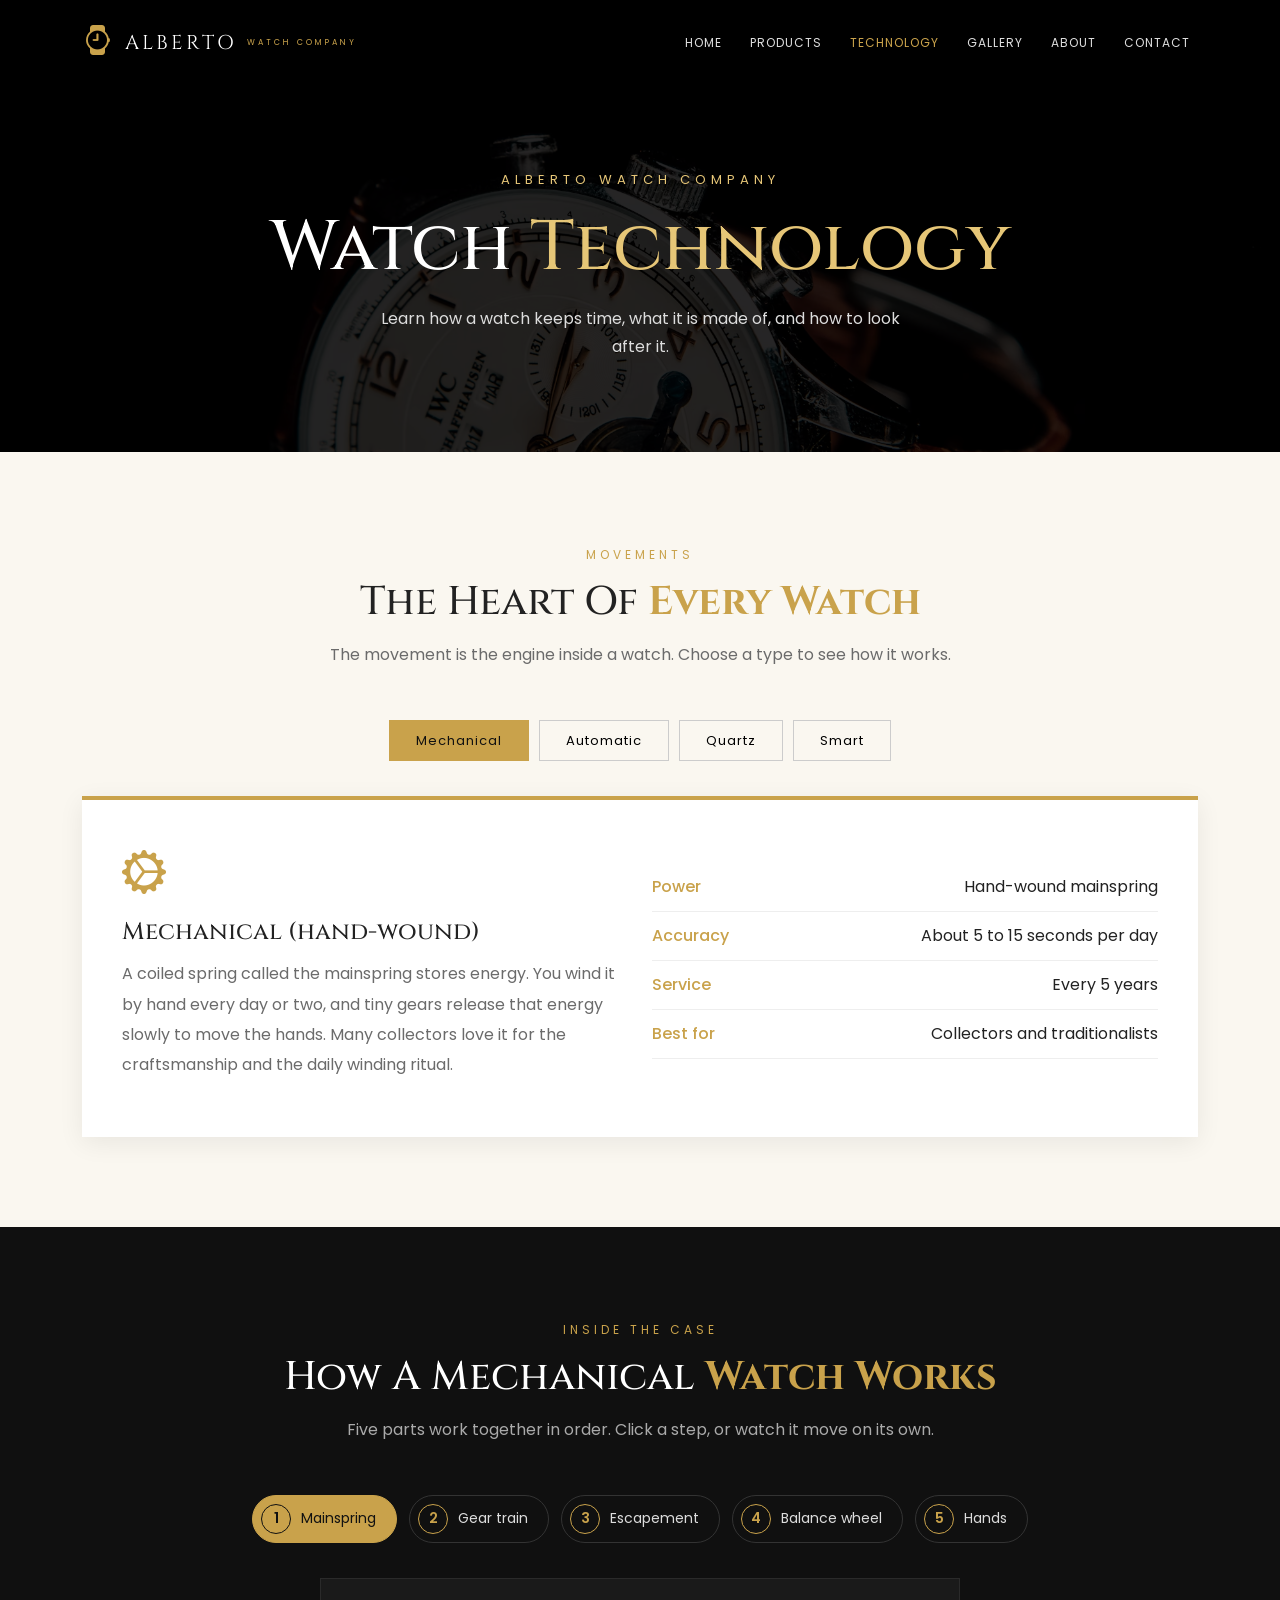
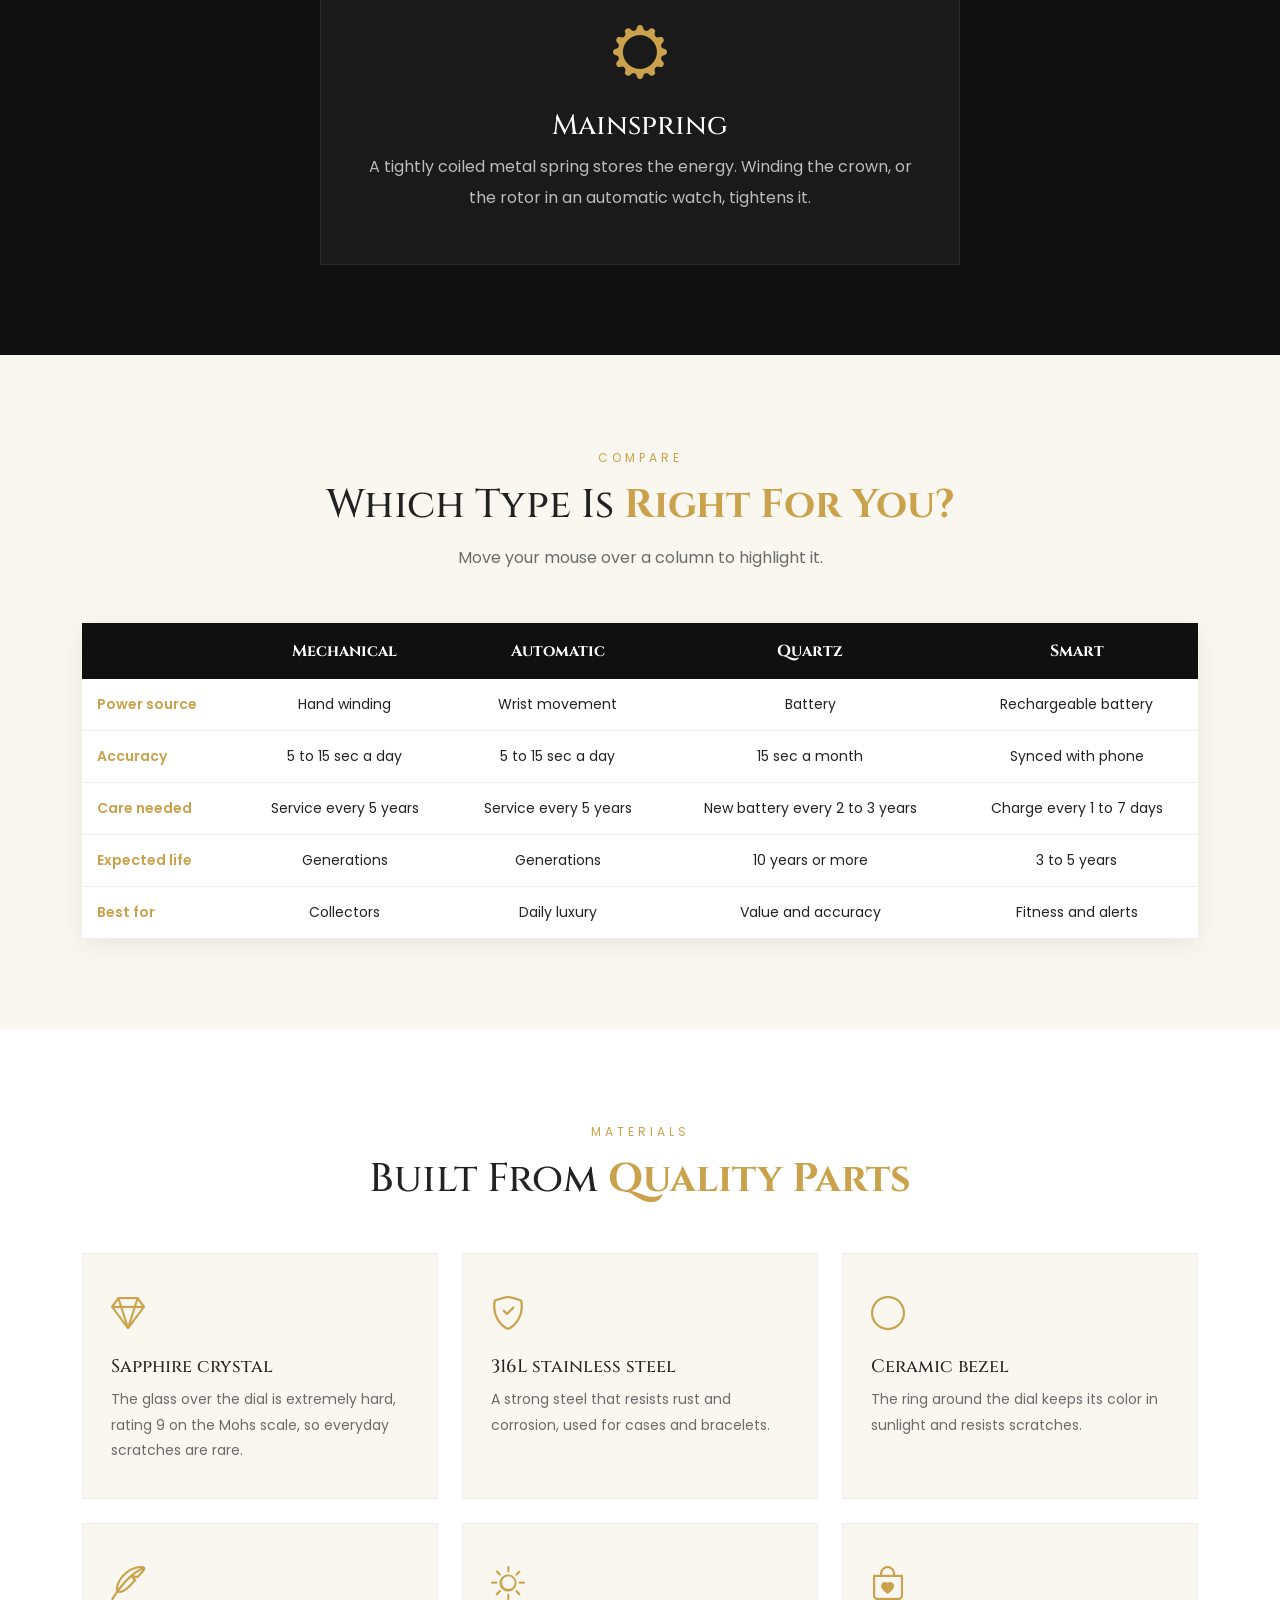
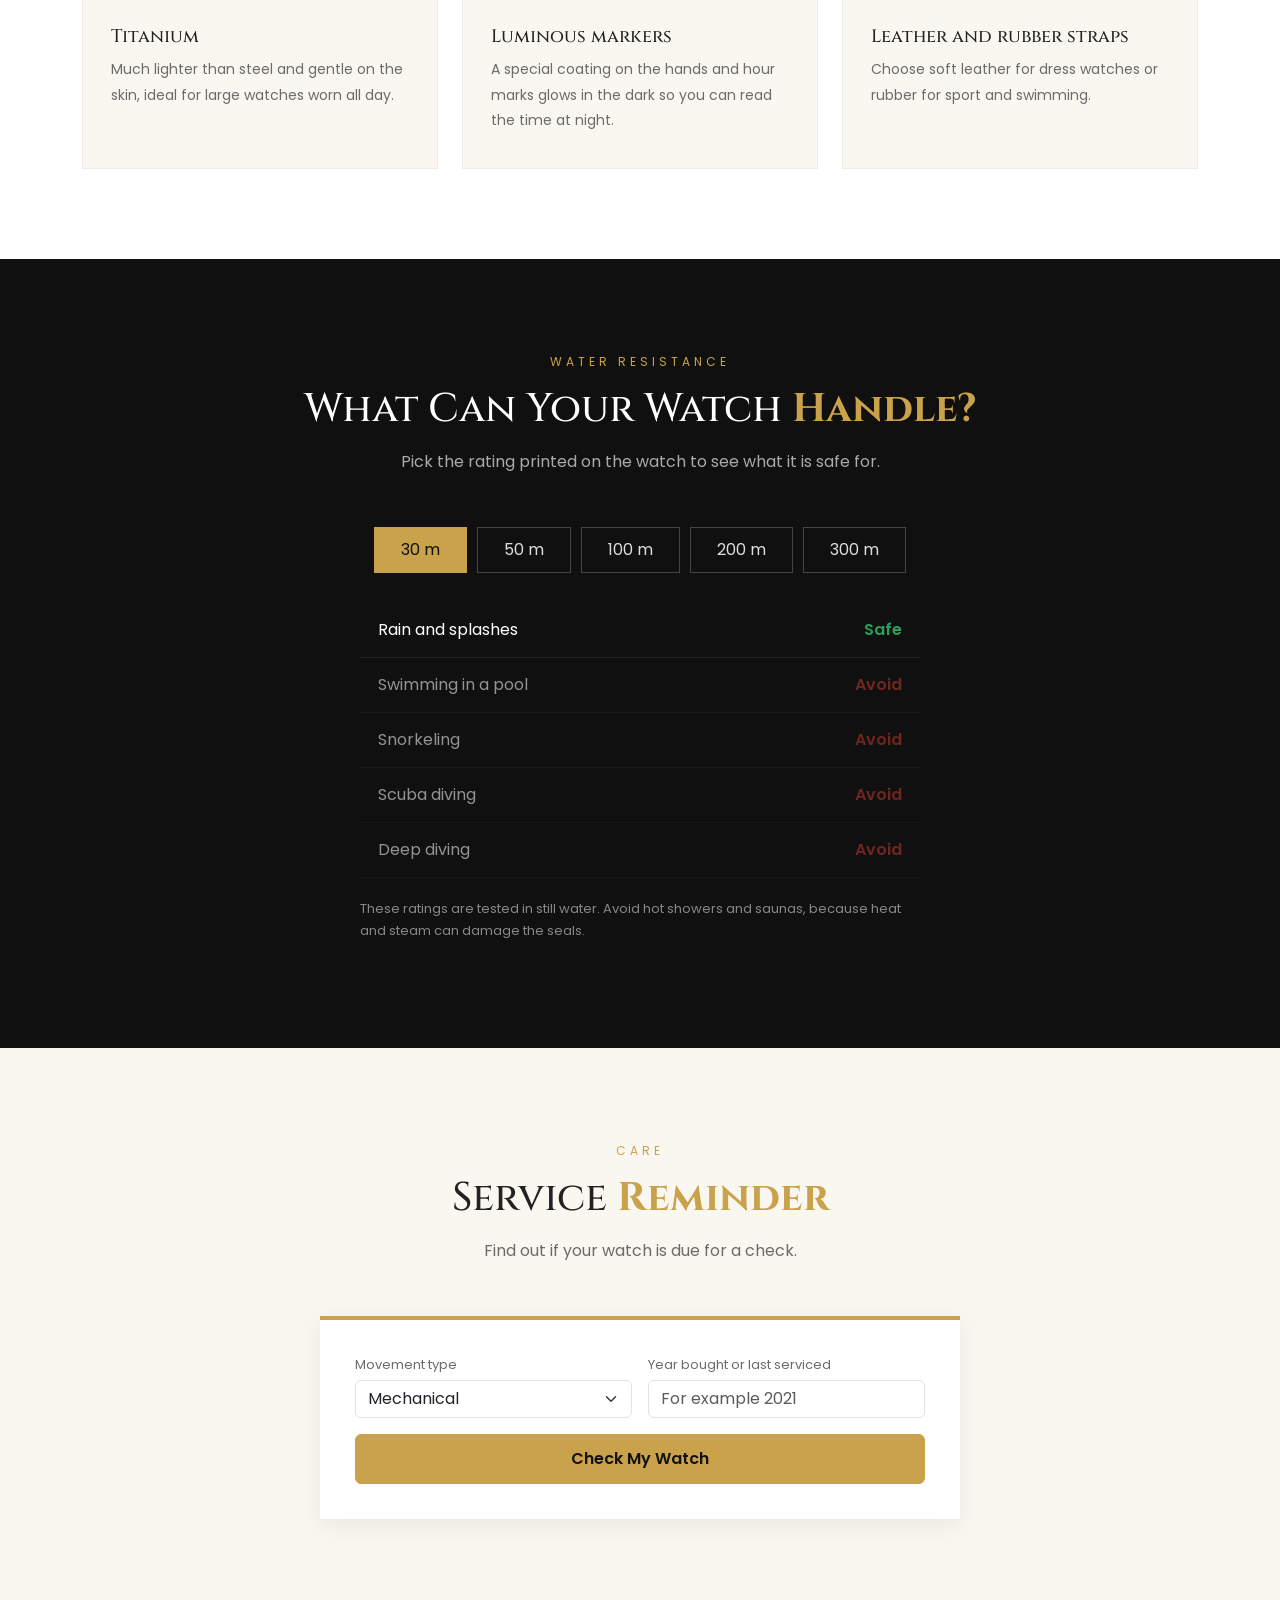
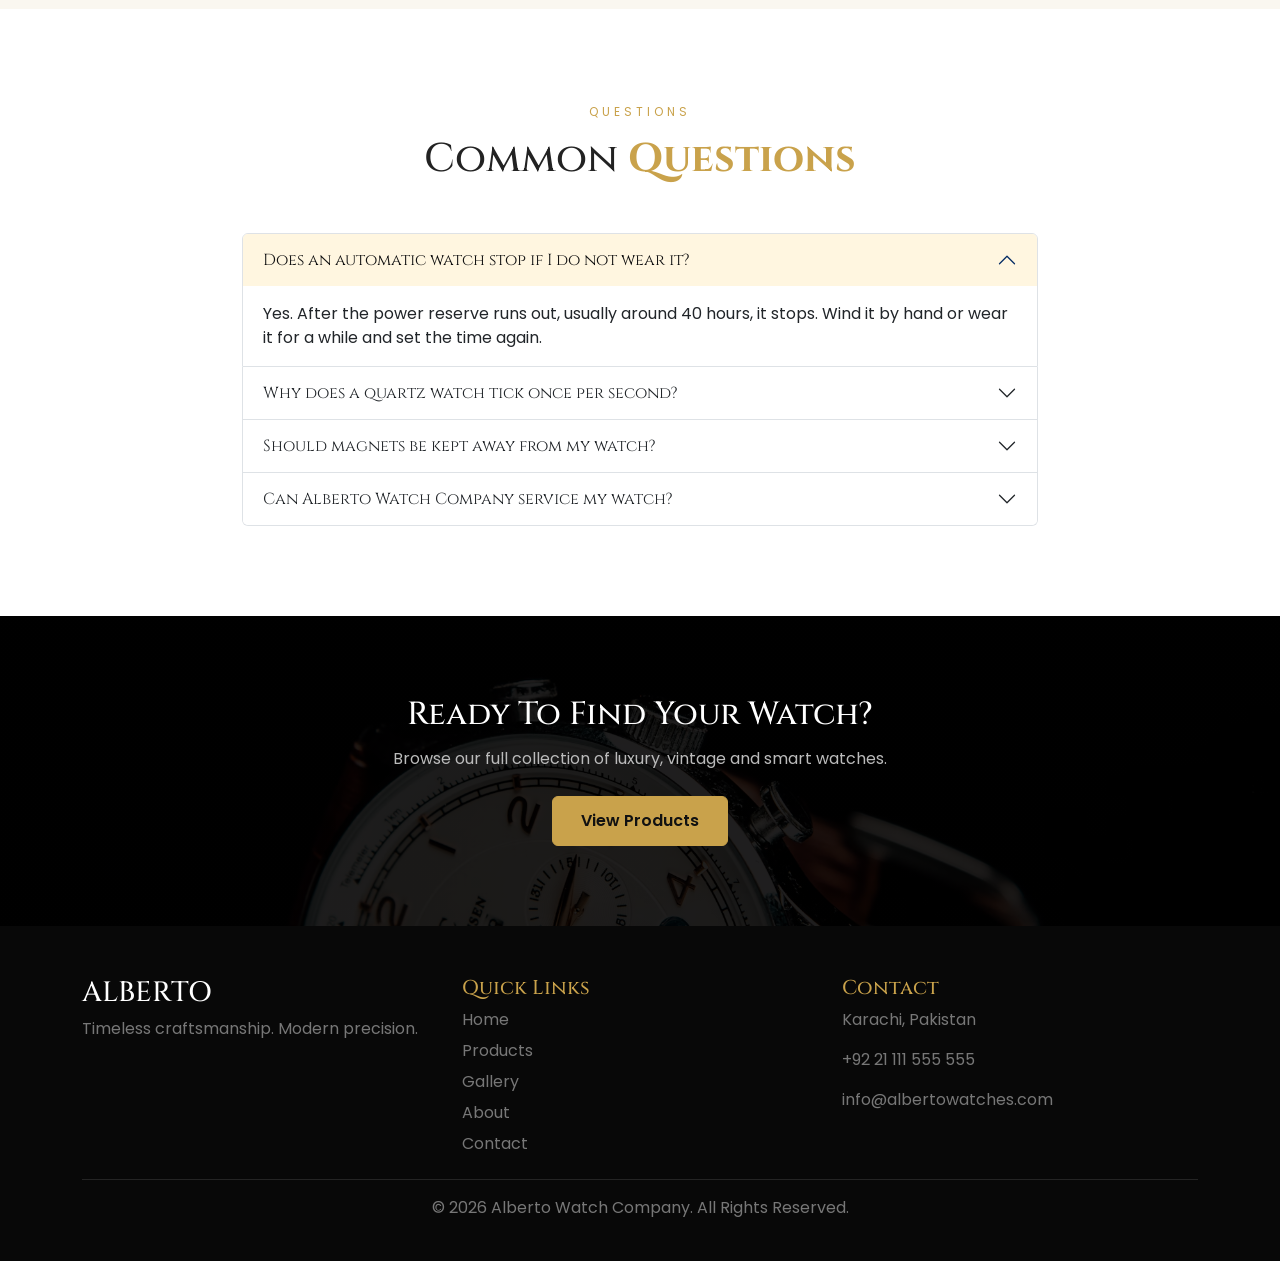
<file: html/technology.html>
<!doctype html>
<html lang="en">
  <head>
    <meta charset="UTF-8" />
    <meta name="viewport" content="width=device-width, initial-scale=1.0" />
    <title>Alberto Watch Company | Technology</title>

    <link
      href="https://cdn.jsdelivr.net/npm/bootstrap@5.3.3/dist/css/bootstrap.min.css"
      rel="stylesheet"
    />
    <link
      href="https://cdn.jsdelivr.net/npm/bootstrap-icons@1.11.3/font/bootstrap-icons.css"
      rel="stylesheet"
    />
    <link
      href="https://fonts.googleapis.com/css2?family=Cinzel:wght@500;600;700&family=Poppins:wght@300;400;500;600&display=swap"
      rel="stylesheet"
    />

    <link rel="stylesheet" href="../css/technology.css" />
  </head>

  <body>
    <!-- Navbar -->
    <nav class="navbar navbar-expand-lg navbar-dark fixed-top">
      <div class="container">
        <a class="navbar-brand" href="../index.html">
          <i class="bi bi-watch"></i>
          ALBERTO
          <small>WATCH COMPANY</small>
        </a>

        <button
          class="navbar-toggler"
          data-bs-toggle="collapse"
          data-bs-target="#menu"
          aria-label="Toggle menu"
        >
          <i class="bi bi-list"></i>
        </button>

        <div class="collapse navbar-collapse" id="menu">
          <ul class="navbar-nav ms-auto">
            <li class="nav-item">
              <a class="nav-link" href="../index.html">Home</a>
            </li>
            <li class="nav-item">
              <a class="nav-link" href="product.html">Products</a>
            </li>
            <li class="nav-item">
              <a class="nav-link active" href="technology.html">Technology</a>
            </li>
            <li class="nav-item">
              <a class="nav-link" href="gallery.html">Gallery</a>
            </li>
            <li class="nav-item">
              <a class="nav-link" href="about.html">About</a>
            </li>
            <li class="nav-item">
              <a class="nav-link" href="contact.html">Contact</a>
            </li>
          </ul>
        </div>
      </div>
    </nav>

    <!-- Page header -->
    <header class="page-header">
      <div class="container text-center">
        <p class="gold-text">ALBERTO WATCH COMPANY</p>
        <h1>Watch <span>Technology</span></h1>
        <p class="lead-text">
          Learn how a watch keeps time, what it is made of, and how to look
          after it.
        </p>
      </div>
    </header>

    <!-- the four types of movement -->
    <section class="section">
      <div class="container">
        <div class="section-title reveal">
          <span>MOVEMENTS</span>
          <h2>The Heart Of <strong>Every Watch</strong></h2>
          <p>
            The movement is the engine inside a watch. Choose a type to see how
            it works.
          </p>
        </div>

        <div class="tab-buttons reveal">
          <button class="tab-btn active" data-tab="mechanical">
            Mechanical
          </button>
          <button class="tab-btn" data-tab="automatic">Automatic</button>
          <button class="tab-btn" data-tab="quartz">Quartz</button>
          <button class="tab-btn" data-tab="smart">Smart</button>
        </div>

        <div class="tab-area reveal">
          <div class="tab-panel active" data-panel="mechanical">
            <div class="row g-4 align-items-center">
              <div class="col-md-6">
                <i class="bi bi-gear-wide-connected panel-icon"></i>
                <h3>Mechanical (hand-wound)</h3>
                <p>
                  A coiled spring called the mainspring stores energy. You wind
                  it by hand every day or two, and tiny gears release that
                  energy slowly to move the hands. Many collectors love it for
                  the craftsmanship and the daily winding ritual.
                </p>
              </div>
              <div class="col-md-6">
                <dl class="spec-list">
                  <div>
                    <dt>Power</dt>
                    <dd>Hand-wound mainspring</dd>
                  </div>
                  <div>
                    <dt>Accuracy</dt>
                    <dd>About 5 to 15 seconds per day</dd>
                  </div>
                  <div>
                    <dt>Service</dt>
                    <dd>Every 5 years</dd>
                  </div>
                  <div>
                    <dt>Best for</dt>
                    <dd>Collectors and traditionalists</dd>
                  </div>
                </dl>
              </div>
            </div>
          </div>

          <div class="tab-panel" data-panel="automatic">
            <div class="row g-4 align-items-center">
              <div class="col-md-6">
                <i class="bi bi-arrow-repeat panel-icon"></i>
                <h3>Automatic (self-winding)</h3>
                <p>
                  It works like a mechanical watch, but a weight called a rotor
                  swings as you move your wrist and winds the mainspring for
                  you. Wear it daily and it never needs manual winding.
                </p>
              </div>
              <div class="col-md-6">
                <dl class="spec-list">
                  <div>
                    <dt>Power</dt>
                    <dd>Wrist movement</dd>
                  </div>
                  <div>
                    <dt>Accuracy</dt>
                    <dd>About 5 to 15 seconds per day</dd>
                  </div>
                  <div>
                    <dt>Service</dt>
                    <dd>Every 5 years</dd>
                  </div>
                  <div>
                    <dt>Best for</dt>
                    <dd>Daily luxury wear</dd>
                  </div>
                </dl>
              </div>
            </div>
          </div>

          <div class="tab-panel" data-panel="quartz">
            <div class="row g-4 align-items-center">
              <div class="col-md-6">
                <i class="bi bi-lightning-charge panel-icon"></i>
                <h3>Quartz (battery)</h3>
                <p>
                  A battery sends a small current through a quartz crystal. The
                  crystal vibrates 32,768 times every second, which keeps time
                  very steady and needs almost no care.
                </p>
              </div>
              <div class="col-md-6">
                <dl class="spec-list">
                  <div>
                    <dt>Power</dt>
                    <dd>Battery</dd>
                  </div>
                  <div>
                    <dt>Accuracy</dt>
                    <dd>About 15 seconds per month</dd>
                  </div>
                  <div>
                    <dt>Service</dt>
                    <dd>Battery change every 2 to 3 years</dd>
                  </div>
                  <div>
                    <dt>Best for</dt>
                    <dd>Accuracy and value</dd>
                  </div>
                </dl>
              </div>
            </div>
          </div>

          <div class="tab-panel" data-panel="smart">
            <div class="row g-4 align-items-center">
              <div class="col-md-6">
                <i class="bi bi-smartwatch panel-icon"></i>
                <h3>Smart (digital)</h3>
                <p>
                  A processor, touch screen and sensors track steps, heart rate
                  and sleep, show your notifications, and set the time
                  automatically from your phone.
                </p>
              </div>
              <div class="col-md-6">
                <dl class="spec-list">
                  <div>
                    <dt>Power</dt>
                    <dd>Rechargeable battery</dd>
                  </div>
                  <div>
                    <dt>Accuracy</dt>
                    <dd>Always synced with your phone</dd>
                  </div>
                  <div>
                    <dt>Service</dt>
                    <dd>Battery health check every 2 years</dd>
                  </div>
                  <div>
                    <dt>Best for</dt>
                    <dd>Fitness and connectivity</dd>
                  </div>
                </dl>
              </div>
            </div>
          </div>
        </div>
      </div>
    </section>

    <!-- how a mechanical watch works (dark section) -->
    <section class="dark-section">
      <div class="container">
        <div class="section-title light reveal">
          <span>INSIDE THE CASE</span>
          <h2>How A Mechanical <strong>Watch Works</strong></h2>
          <p>
            Five parts work together in order. Click a step, or watch it move on
            its own.
          </p>
        </div>

        <div class="step-list reveal">
          <button class="step-btn active" data-step="1">
            <span>1</span> Mainspring
          </button>
          <button class="step-btn" data-step="2">
            <span>2</span> Gear train
          </button>
          <button class="step-btn" data-step="3">
            <span>3</span> Escapement
          </button>
          <button class="step-btn" data-step="4">
            <span>4</span> Balance wheel
          </button>
          <button class="step-btn" data-step="5"><span>5</span> Hands</button>
        </div>

        <div class="step-detail-area reveal">
          <div class="step-detail active" data-detail="1">
            <i class="bi bi-gear-wide gear-spin"></i>
            <h3>Mainspring</h3>
            <p>
              A tightly coiled metal spring stores the energy. Winding the
              crown, or the rotor in an automatic watch, tightens it.
            </p>
          </div>

          <div class="step-detail" data-detail="2">
            <i class="bi bi-gear-wide-connected gear-spin"></i>
            <h3>Gear train</h3>
            <p>
              A chain of small gears carries the energy from the spring and
              slows it down, so the hands move at the right speed.
            </p>
          </div>

          <div class="step-detail" data-detail="3">
            <i class="bi bi-lock gear-spin"></i>
            <h3>Escapement</h3>
            <p>
              This part lets the energy out in tiny, equal steps. It makes the
              ticking sound you hear in a mechanical watch.
            </p>
          </div>

          <div class="step-detail" data-detail="4">
            <i class="bi bi-arrow-repeat gear-spin"></i>
            <h3>Balance wheel</h3>
            <p>
              A small wheel swings back and forth, usually about four times a
              second. It sets the rhythm that controls the accuracy of the
              watch.
            </p>
          </div>

          <div class="step-detail" data-detail="5">
            <i class="bi bi-clock gear-spin"></i>
            <h3>Hands and dial</h3>
            <p>
              The last gears turn the hour, minute and second hands, so you can
              read the time on the dial.
            </p>
          </div>
        </div>
      </div>
    </section>

    <!-- comparison table -->
    <section class="section">
      <div class="container">
        <div class="section-title reveal">
          <span>COMPARE</span>
          <h2>Which Type Is <strong>Right For You?</strong></h2>
          <p>Move your mouse over a column to highlight it.</p>
        </div>

        <div class="table-wrap reveal">
          <table class="compare-table" id="compareTable">
            <thead>
              <tr>
                <th></th>
                <th>Mechanical</th>
                <th>Automatic</th>
                <th>Quartz</th>
                <th>Smart</th>
              </tr>
            </thead>
            <tbody>
              <tr>
                <td>Power source</td>
                <td>Hand winding</td>
                <td>Wrist movement</td>
                <td>Battery</td>
                <td>Rechargeable battery</td>
              </tr>
              <tr>
                <td>Accuracy</td>
                <td>5 to 15 sec a day</td>
                <td>5 to 15 sec a day</td>
                <td>15 sec a month</td>
                <td>Synced with phone</td>
              </tr>
              <tr>
                <td>Care needed</td>
                <td>Service every 5 years</td>
                <td>Service every 5 years</td>
                <td>New battery every 2 to 3 years</td>
                <td>Charge every 1 to 7 days</td>
              </tr>
              <tr>
                <td>Expected life</td>
                <td>Generations</td>
                <td>Generations</td>
                <td>10 years or more</td>
                <td>3 to 5 years</td>
              </tr>
              <tr>
                <td>Best for</td>
                <td>Collectors</td>
                <td>Daily luxury</td>
                <td>Value and accuracy</td>
                <td>Fitness and alerts</td>
              </tr>
            </tbody>
          </table>
        </div>
      </div>
    </section>

    <!-- materials -->
    <section class="section section-white">
      <div class="container">
        <div class="section-title reveal">
          <span>MATERIALS</span>
          <h2>Built From <strong>Quality Parts</strong></h2>
        </div>

        <div class="row g-4">
          <div class="col-md-6 col-lg-4 reveal">
            <div class="feature-card">
              <i class="bi bi-gem"></i>
              <h4>Sapphire crystal</h4>
              <p>
                The glass over the dial is extremely hard, rating 9 on the Mohs
                scale, so everyday scratches are rare.
              </p>
            </div>
          </div>

          <div class="col-md-6 col-lg-4 reveal">
            <div class="feature-card">
              <i class="bi bi-shield-check"></i>
              <h4>316L stainless steel</h4>
              <p>
                A strong steel that resists rust and corrosion, used for cases
                and bracelets.
              </p>
            </div>
          </div>

          <div class="col-md-6 col-lg-4 reveal">
            <div class="feature-card">
              <i class="bi bi-circle"></i>
              <h4>Ceramic bezel</h4>
              <p>
                The ring around the dial keeps its color in sunlight and resists
                scratches.
              </p>
            </div>
          </div>

          <div class="col-md-6 col-lg-4 reveal">
            <div class="feature-card">
              <i class="bi bi-feather"></i>
              <h4>Titanium</h4>
              <p>
                Much lighter than steel and gentle on the skin, ideal for large
                watches worn all day.
              </p>
            </div>
          </div>

          <div class="col-md-6 col-lg-4 reveal">
            <div class="feature-card">
              <i class="bi bi-brightness-high"></i>
              <h4>Luminous markers</h4>
              <p>
                A special coating on the hands and hour marks glows in the dark
                so you can read the time at night.
              </p>
            </div>
          </div>

          <div class="col-md-6 col-lg-4 reveal">
            <div class="feature-card">
              <i class="bi bi-bag-heart"></i>
              <h4>Leather and rubber straps</h4>
              <p>
                Choose soft leather for dress watches or rubber for sport and
                swimming.
              </p>
            </div>
          </div>
        </div>
      </div>
    </section>

    <!--water resistance (dark section) -->
    <section class="dark-section">
      <div class="container">
        <div class="section-title light reveal">
          <span>WATER RESISTANCE</span>
          <h2>What Can Your Watch <strong>Handle?</strong></h2>
          <p>
            Pick the rating printed on the watch to see what it is safe for.
          </p>
        </div>

        <div class="depth-buttons reveal">
          <button class="depth-btn active" data-depth="30">30 m</button>
          <button class="depth-btn" data-depth="50">50 m</button>
          <button class="depth-btn" data-depth="100">100 m</button>
          <button class="depth-btn" data-depth="200">200 m</button>
          <button class="depth-btn" data-depth="300">300 m</button>
        </div>

        <div class="activity-list reveal">
          <div class="activity" data-min="30">
            <span>Rain and splashes</span><span class="status"></span>
          </div>
          <div class="activity" data-min="50">
            <span>Swimming in a pool</span><span class="status"></span>
          </div>
          <div class="activity" data-min="100">
            <span>Snorkeling</span><span class="status"></span>
          </div>
          <div class="activity" data-min="200">
            <span>Scuba diving</span><span class="status"></span>
          </div>
          <div class="activity" data-min="300">
            <span>Deep diving</span><span class="status"></span>
          </div>
          <p class="activity-note">
            These ratings are tested in still water. Avoid hot showers and
            saunas, because heat and steam can damage the seals.
          </p>
        </div>
      </div>
    </section>

    <!-- service reminder -->
    <section class="section">
      <div class="container">
        <div class="section-title reveal">
          <span>CARE</span>
          <h2>Service <strong>Reminder</strong></h2>
          <p>Find out if your watch is due for a check.</p>
        </div>

        <form class="service-form reveal" id="serviceForm" novalidate>
          <div class="row g-3">
            <div class="col-md-6">
              <label for="movementType">Movement type</label>
              <select class="form-select" id="movementType">
                <option value="5">Mechanical</option>
                <option value="5">Automatic</option>
                <option value="3">Quartz</option>
                <option value="2">Smart</option>
              </select>
            </div>

            <div class="col-md-6">
              <label for="lastService">Year bought or last serviced</label>
              <input
                class="form-control"
                type="number"
                id="lastService"
                placeholder="For example 2021"
              />
            </div>
          </div>

          <button class="btn btn-gold w-100 mt-3" type="submit">
            Check My Watch
          </button>
          <p class="service-result d-none" id="serviceResult"></p>
        </form>
      </div>
    </section>

    <!-- Section 7: questions -->
    <section class="section section-white">
      <div class="container narrow">
        <div class="section-title reveal">
          <span>QUESTIONS</span>
          <h2>Common <strong>Questions</strong></h2>
        </div>

        <div class="accordion reveal" id="faq">
          <div class="accordion-item">
            <h2 class="accordion-header">
              <button
                class="accordion-button"
                data-bs-toggle="collapse"
                data-bs-target="#q1"
              >
                Does an automatic watch stop if I do not wear it?
              </button>
            </h2>
            <div
              id="q1"
              class="accordion-collapse collapse show"
              data-bs-parent="#faq"
            >
              <div class="accordion-body">
                Yes. After the power reserve runs out, usually around 40 hours,
                it stops. Wind it by hand or wear it for a while and set the
                time again.
              </div>
            </div>
          </div>

          <div class="accordion-item">
            <h2 class="accordion-header">
              <button
                class="accordion-button collapsed"
                data-bs-toggle="collapse"
                data-bs-target="#q2"
              >
                Why does a quartz watch tick once per second?
              </button>
            </h2>
            <div
              id="q2"
              class="accordion-collapse collapse"
              data-bs-parent="#faq"
            >
              <div class="accordion-body">
                The battery sends one pulse each second to a small motor that
                moves the second hand a single step.
              </div>
            </div>
          </div>

          <div class="accordion-item">
            <h2 class="accordion-header">
              <button
                class="accordion-button collapsed"
                data-bs-toggle="collapse"
                data-bs-target="#q3"
              >
                Should magnets be kept away from my watch?
              </button>
            </h2>
            <div
              id="q3"
              class="accordion-collapse collapse"
              data-bs-parent="#faq"
            >
              <div class="accordion-body">
                Yes. Strong magnets, such as those in speakers and phone cases,
                can make a mechanical watch run fast. If that happens, a
                watchmaker can demagnetize it quickly.
              </div>
            </div>
          </div>

          <div class="accordion-item">
            <h2 class="accordion-header">
              <button
                class="accordion-button collapsed"
                data-bs-toggle="collapse"
                data-bs-target="#q4"
              >
                Can Alberto Watch Company service my watch?
              </button>
            </h2>
            <div
              id="q4"
              class="accordion-collapse collapse"
              data-bs-parent="#faq"
            >
              <div class="accordion-body">
                Yes. We offer repair, servicing and appraisal. Visit the Contact
                page to arrange a visit.
              </div>
            </div>
          </div>
        </div>
      </div>
    </section>

    <!-- Call to action -->
    <section class="cta">
      <div class="container text-center">
        <h2>Ready To Find Your Watch?</h2>
        <p>Browse our full collection of luxury, vintage and smart watches.</p>
        <a href="product.html" class="btn btn-gold">View Products</a>
      </div>
    </section>

    <!-- Footer -->
    <footer>
      <div class="container">
        <div class="row">
          <div class="col-md-4">
            <h3>ALBERTO</h3>
            <p>Timeless craftsmanship. Modern precision.</p>
          </div>

          <div class="col-md-4">
            <h5>Quick Links</h5>
            <a href="../index.html">Home</a>
            <a href="product.html">Products</a>
            <a href="gallery.html">Gallery</a>
            <a href="about.html">About</a>
            <a href="contact.html">Contact</a>
          </div>

          <div class="col-md-4">
            <h5>Contact</h5>
            <p>Karachi, Pakistan</p>
            <p>+92 21 111 555 555</p>
            <p>info@albertowatches.com</p>
          </div>
        </div>

        <hr />
        <p class="text-center">
          © 2026 Alberto Watch Company. All Rights Reserved.
        </p>
      </div>
    </footer>

    <script src="https://code.jquery.com/jquery-3.7.1.min.js"></script>
    <script src="https://cdn.jsdelivr.net/npm/bootstrap@5.3.3/dist/js/bootstrap.bundle.min.js"></script>
    <script src="../js/technology.js"></script>
  </body>
</html>
</file>
<file: css/about.css>
:root {
  --gold: #c9a24b;
  --gold-light: #e6c677;
  --cream: #faf7f0;
  --black: #101010;
  --black-deep: #080808;
  --gray: #6b6b6b;
  --white: #ffffff;
  --muted: #aaa99f;
  --border: rgba(201, 169, 110, 0.22);
}

* {
  margin: 0;
  padding: 0;
  box-sizing: border-box;
}

html {
  scroll-behavior: smooth;
  scroll-padding-top: 90px;
}

body {
  background: var(--black);
  color: var(--white);
  font-family: "DM Sans", sans-serif;
  overflow-x: hidden;
  padding-bottom: 38px;
}

a {
  color: inherit;
  text-decoration: none;
}

img {
  max-width: 100%;
}

::selection {
  background: var(--gold);
  color: var(--black);
}

/* NAVBAR */
.navbar {
  padding: 15px 0;
  background: rgba(0, 0, 0, 0.9);
  transition: var(--transition);
}

.navbar.scrolled {
  padding: 9px 0;
  background: rgba(0, 0, 0, 0.97);
  box-shadow: 0 4px 20px rgba(0, 0, 0, 0.4);
}

.navbar-brand {
  display: flex;
  align-items: center;
  gap: 10px;
  letter-spacing: 3px;
  color: var(--white);
}

.navbar-brand i {
  font-size: 30px;
  color: var(--gold);
}

.navbar-brand small {
  display: block;
  font-family: var(--font-body);
  font-size: 8px;
  letter-spacing: 3px;
  color: var(--gold);
}

.nav-link {
  margin-left: 12px;
  font-size: 12px;
  letter-spacing: 1px;
  text-transform: uppercase;
  color: #dddddd !important;
  transition: var(--transition);
}

.nav-link:hover,
.nav-link.active {
  color: var(--gold) !important;
}

/* HERO */

.hero {
  min-height: 780px;
  min-height: 100svh;
  position: relative;
  display: flex;
  align-items: center;
  overflow: hidden;

  background:
    linear-gradient(
      90deg,
      rgba(7, 8, 7, 0.96) 0%,
      rgba(7, 8, 7, 0.82) 42%,
      rgba(7, 8, 7, 0.25) 100%
    ),
    url("../images/about img.jpg") center 45% / cover no-repeat,
    var(--dark);
}

.hero::before {
  content: "";
  position: absolute;
  inset: 0;
  background: linear-gradient(
    0deg,
    var(--black) 0%,
    transparent 35%,
    transparent 80%,
    rgba(0, 0, 0, 0.3) 100%
  );
  pointer-events: none;
}

.hero-overlay {
  position: absolute;
  inset: 0;
  background: linear-gradient(
    120deg,
    transparent 40%,
    rgba(201, 169, 110, 0.05) 60%,
    transparent 80%
  );
  animation: lightSweep 9s ease-in-out infinite alternate;
}

.hero-content {
  position: relative;
  z-index: 2;
  padding-top: 100px;
  animation: revealUp 1s ease both;
}

.hero-line {
  width: 55px;
  height: 2px;
  background: var(--gold);
  margin-bottom: 27px;
}

.eyebrow,
.gold-text {
  color: var(--gold);
  font-size: 11px;
  font-weight: 600;
  letter-spacing: 3px;
}

.hero h1 {
  font-family: "Cinzel", serif;
  font-size: clamp(52px, 7vw, 94px);
  line-height: 1.17;
  letter-spacing: -2px;
  margin: 25px 0;
  font-weight: 500;
}

.hero h1 span,
.story-content h2 span,
.values-heading h2 span,
.craft-section h2 span,
.cta-section h2 span {
  color: var(--gold);
  font-style: italic;
}

.hero-description {
  color: #c1c0b7;
  font-size: 15px;
  line-height: 1.9;
  max-width: 420px;
  margin-bottom: 34px;
}

.gold-button {
  display: inline-flex;
  justify-content: center;
  align-items: center;
  gap: 25px;
  padding: 16px 22px;
  color: var(--black);
  background: var(--gold);
  border: 1px solid var(--gold);
  font-size: 10px;
  font-weight: 700;
  letter-spacing: 1.3px;
  transition: 0.35s ease;
}

.gold-button i {
  font-size: 16px;
  transition: transform 0.3s ease;
}

.gold-button:hover {
  color: var(--white);
  background: transparent;
  border-color: var(--gold);
}

.gold-button:hover i {
  transform: translate(4px, -4px);
}

.hero-bottom {
  position: absolute;
  z-index: 2;
  left: max(calc((100% - 1140px) / 2), 24px);
  right: max(calc((100% - 1140px) / 2), 24px);
  bottom: 65px;
  display: flex;
  justify-content: space-between;
  gap: 20px;
  color: #b5b2a6;
  font-size: 9px;
  letter-spacing: 2px;
}

.hero-bottom i {
  color: var(--gold);
  margin-left: 8px;
}

.hero-number {
  position: absolute;
  right: 40px;
  top: 50%;
  writing-mode: vertical-rl;
  font-size: 10px;
  letter-spacing: 4px;
  color: var(--gold);
}

@keyframes lightSweep {
  from {
    transform: translateX(-8%);
    opacity: 0.3;
  }

  to {
    transform: translateX(8%);
    opacity: 1;
  }
}

@keyframes revealUp {
  from {
    opacity: 0;
    transform: translateY(35px);
  }

  to {
    opacity: 1;
    transform: translateY(0);
  }
}

/* COMMON SECTION HEADINGS */

.section-top {
  display: flex;
  align-items: center;
  gap: 20px;
  margin-bottom: 65px;
}

.section-label {
  font-size: 9px;
  color: var(--muted);
  letter-spacing: 2px;
  white-space: nowrap;
}

.section-line {
  height: 1px;
  flex: 1;
  background: var(--border);
}

/* OUR STORY */

.intro-section {
  padding: 120px 0;
  background: var(--black);
}

.story-image-wrap {
  position: relative;
  padding: 0 20px 20px 0;
}

.story-image {
  display: block;
  width: 100%;
  height: 540px;
  object-fit: cover;
  filter: brightness(0.85);
  transition:
    filter 0.6s ease,
    transform 0.6s ease;
}

.story-image-wrap:hover .story-image {
  filter: brightness(1);
}

.image-frame {
  position: absolute;
  top: 20px;
  left: 20px;
  right: 0;
  bottom: 0;
  border: 1px solid var(--border);
  z-index: 0;
  pointer-events: none;
}

.image-caption {
  position: absolute;
  left: 25px;
  bottom: 40px;
  right: 45px;
  z-index: 2;
  display: flex;
  justify-content: space-between;
  align-items: center;
  padding: 18px;
  background: rgba(9, 10, 9, 0.85);
  backdrop-filter: blur(12px);
  border-left: 2px solid var(--gold);
  font-size: 9px;
  letter-spacing: 2px;
}

.image-caption i {
  color: var(--gold);
}

.story-content {
  padding: 20px 0 20px 30px;
}

.story-content h2,
.values-heading h2,
.craft-section h2,
.cta-section h2 {
  font-family: "Cinzel", serif;
  font-size: clamp(32px, 4vw, 49px);
  line-height: 1.4;
  font-weight: 500;
  margin: 20px 0;
}

.story-lead {
  color: var(--white);
  font-size: 16px;
  line-height: 1.9;
  margin: 25px 0 18px;
}

.body-text {
  color: var(--muted);
  font-size: 13px;
  line-height: 2;
  margin-bottom: 18px;
}

.text-link {
  display: inline-flex;
  align-items: center;
  gap: 18px;
  padding-bottom: 10px;
  border-bottom: 1px solid var(--gold);
  color: var(--gold);
  margin-top: 20px;
  font-size: 10px;
  font-weight: 600;
  letter-spacing: 1.5px;
}

.text-link i {
  transition: transform 0.3s ease;
}

.text-link:hover {
  color: var(--light-gold);
}

.text-link:hover i {
  transform: translate(4px, -4px);
}

/* BRAND STATEMENT */

.statement-section {
  position: relative;
  overflow: hidden;
  padding: 115px 0;
  text-align: center;
  background: radial-gradient(
    ellipse at center,
    #292419 0%,
    #13130f 45%,
    #090a09 100%
  );
}

.statement-section::before,
.statement-section::after {
  content: "";
  position: absolute;
  width: 420px;
  height: 420px;
  border: 1px solid rgba(201, 169, 110, 0.08);
  border-radius: 50%;
  left: 50%;
  top: 50%;
  transform: translate(-50%, -50%);
  pointer-events: none;
}

.statement-section::after {
  width: 550px;
  height: 550px;
}

.statement-content {
  position: relative;
  z-index: 1;
}

.statement-icon {
  display: inline-block;
  font-size: 36px;
  color: var(--gold);
  margin-bottom: 25px;
}

.statement-content h2 {
  font-family: "Cinzel", serif;
  font-size: clamp(35px, 5vw, 61px);
  line-height: 1.4;
  font-weight: 500;
  margin: 25px 0;
}

.statement-content h2 span {
  color: var(--gold);
  font-style: italic;
}

.statement-content > p:last-of-type {
  color: var(--muted);
  font-size: 13px;
  line-height: 1.9;
}

.statement-divider {
  width: 55px;
  height: 1px;
  background: var(--gold);
  margin: 35px auto 0;
}

/* VALUES */

.values-section {
  padding: 120px 0;
  background: #0c0d0b;
}

.values-heading {
  display: flex;
  justify-content: space-between;
  align-items: flex-end;
  gap: 40px;
  margin-bottom: 55px;
}

.values-heading h2 {
  margin-bottom: 0;
}

.values-intro {
  color: var(--muted);
  font-size: 13px;
  line-height: 2;
  max-width: 330px;
  margin-bottom: 8px;
}

.value-card {
  height: 100%;
  min-height: 335px;
  position: relative;
  padding: 35px 28px 25px;
  background: linear-gradient(145deg, #181915, #10110f);
  border: 1px solid rgba(255, 255, 255, 0.07);
  overflow: hidden;
  transition:
    transform 0.4s ease,
    border-color 0.4s ease;
}

.value-card::before {
  content: "";
  position: absolute;
  left: 0;
  bottom: 0;
  height: 2px;
  width: 0;
  background: var(--gold);
  transition: width 0.4s ease;
}

.value-card:hover {
  transform: translateY(-8px);
  border-color: var(--border);
}

.value-card:hover::before {
  width: 100%;
}

.card-number {
  position: absolute;
  right: 25px;
  top: 24px;
  color: #6b695d;
  font-size: 11px;
  letter-spacing: 2px;
}

.value-icon {
  display: flex;
  align-items: center;
  justify-content: center;
  width: 60px;
  height: 60px;
  margin: 15px 0 30px;
  border: 1px solid var(--border);
  color: var(--gold);
  font-size: 25px;
  transition:
    background 0.3s ease,
    color 0.3s ease;
}

.value-card:hover .value-icon {
  background: var(--gold);
  color: var(--black);
}

.value-card h3 {
  font-family: "Cinzel", serif;
  font-size: 19px;
  font-weight: 500;
  margin-bottom: 16px;
}

.value-card > p {
  color: var(--muted);
  font-size: 12px;
  line-height: 2;
  margin-bottom: 30px;
}

.card-bottom {
  position: absolute;
  bottom: 22px;
  left: 28px;
  right: 28px;
  display: flex;
  justify-content: space-between;
  align-items: center;
  color: var(--gold);
  font-size: 9px;
  letter-spacing: 1.5px;
}

.card-bottom i {
  font-size: 15px;
}

/* CRAFTSMANSHIP */

.craft-section {
  padding: 120px 0;
  background: var(--black);
}

.craft-section h2 {
  margin-top: 22px;
  margin-bottom: 25px;
}

.craft-description {
  max-width: 480px;
  color: var(--muted);
  font-size: 13px;
  line-height: 2.1;
}

.craft-points {
  display: grid;
  gap: 17px;
  margin: 28px 0 35px;
}

.craft-points div {
  display: flex;
  align-items: center;
  gap: 13px;
  color: #d9d6cc;
  font-size: 12px;
}

.craft-points i {
  color: var(--gold);
  font-size: 17px;
}

.craft-visual {
  position: relative;
  display: flex;
  justify-content: center;
  align-items: center;
  width: 100%;
  max-width: 480px;
  aspect-ratio: 1;
  margin: auto;
  overflow: hidden;
  background: radial-gradient(circle, #242116 0%, #10110f 48%, #090a09 75%);
}

.craft-circle {
  position: absolute;
  border-radius: 50%;
  border: 1px solid rgba(201, 169, 110, 0.3);
}

.circle-one {
  width: 58%;
  height: 58%;
  animation: rotateRing 28s linear infinite;
}

.circle-two {
  width: 77%;
  height: 77%;
  border-style: dashed;
  animation: rotateRing 45s linear infinite reverse;
}

.craft-center {
  display: flex;
  flex-direction: column;
  align-items: center;
  gap: 12px;
  z-index: 1;
}

.craft-center i {
  color: var(--gold);
  font-size: clamp(55px, 8vw, 90px);
}

.craft-center span {
  font-family: "Cinzel", serif;
  font-size: 15px;
  letter-spacing: 5px;
}

.craft-center small {
  color: var(--muted);
  font-size: 8px;
  letter-spacing: 2px;
}

.orbit-label {
  position: absolute;
  color: var(--gold);
  font-size: 8px;
  letter-spacing: 2px;
  background: var(--black);
  padding: 8px;
}

.orbit-top {
  top: 16%;
}

.orbit-bottom {
  bottom: 16%;
}

@keyframes rotateRing {
  to {
    transform: rotate(360deg);
  }
}

/* CALL TO ACTION */

.cta-section {
  position: relative;
  overflow: hidden;
  padding: 100px 20px;
  text-align: center;
  border-top: 1px solid var(--border);
  border-bottom: 1px solid var(--border);
  background: radial-gradient(
    ellipse at 50% 100%,
    #30271a 0%,
    #11120f 55%,
    #0a0b09 100%
  );
}

.cta-section h2 {
  margin: 25px 0;
}

.cta-section > .container > p:not(.eyebrow) {
  color: var(--muted);
  font-size: 13px;
  line-height: 2;
  max-width: 520px;
  margin: 0 auto 30px;
}

.cta-buttons {
  display: flex;
  justify-content: center;
  align-items: center;
  flex-wrap: wrap;
  gap: 15px;
}

.outline-button {
  display: inline-flex;
  align-items: center;
  justify-content: center;
  padding: 16px 24px;
  border: 1px solid rgba(255, 255, 255, 0.22);
  color: var(--white);
  font-size: 10px;
  font-weight: 600;
  letter-spacing: 1.5px;
  transition: 0.3s ease;
}

.outline-button:hover {
  border-color: var(--gold);
  color: var(--gold);
}

/* FOOTER */

.footer {
  padding: 80px 0 25px;
  background: #080908;
}

.footer-brand {
  display: inline-flex;
  align-items: center;
  gap: 12px;
  font-family: "Cinzel", serif;
  font-size: 25px;
  letter-spacing: 4px;
}

.footer-brand i {
  color: var(--gold);
  font-size: 32px;
}

.footer-tagline {
  color: var(--gold);
  font-size: 9px;
  letter-spacing: 3px;
  margin-top: 15px;
}

.footer-description {
  color: var(--muted);
  max-width: 300px;
  font-size: 12px;
  line-height: 2;
  margin-top: 20px;
}

.footer h4 {
  color: var(--gold);
  font-size: 10px;
  letter-spacing: 2px;
  margin-bottom: 25px;
}

.footer .col-lg-2 a,
.footer .col-lg-3 a {
  display: block;
  width: fit-content;
  color: var(--muted);
  font-size: 12px;
  margin-bottom: 15px;
  transition: color 0.3s ease;
}

.footer .col-lg-2 a:hover,
.footer .col-lg-3 a:hover {
  color: var(--gold);
}

.footer-quote {
  color: var(--white);
  font-family: "Cinzel", serif;
  font-size: 18px;
  font-style: italic;
  line-height: 1.8;
}

.footer-small {
  color: var(--muted);
  font-size: 8px;
  letter-spacing: 2px;
}

.footer-bottom {
  display: flex;
  justify-content: space-between;
  align-items: center;
  gap: 20px;
  border-top: 1px solid rgba(255, 255, 255, 0.08);
  padding-top: 25px;
  margin-top: 65px;
}

.footer-bottom p,
.footer-bottom a {
  color: #85857d;
  font-size: 10px;
  margin: 0;
}

.footer-bottom a {
  letter-spacing: 1px;
  transition: color 0.3s ease;
}

.footer-bottom a:hover {
  color: var(--gold);
}

/* LIVE TICKER */

.ticker {
  position: fixed;
  bottom: 0;
  left: 0;
  width: 100%;
  height: 38px;
  display: flex;
  align-items: center;
  background: #11120f;
  border-top: 1px solid var(--border);
  z-index: 1000;
}

.ticker-label {
  flex-shrink: 0;
  height: 100%;
  display: flex;
  align-items: center;
  gap: 8px;
  padding: 0 20px;
  background: var(--gold);
  color: var(--black);
  font-size: 9px;
  font-weight: 700;
  letter-spacing: 2px;
}

.live-dot {
  width: 6px;
  height: 6px;
  background: #333;
  border-radius: 50%;
  animation: blink 1.5s infinite;
}

.ticker-text {
  display: flex;
  align-items: center;
  gap: 20px;
  padding: 0 22px;
  white-space: nowrap;
  overflow: hidden;
  color: #c3c1b6;
  font-size: 9px;
  letter-spacing: 1.2px;
}

.ticker-separator {
  color: var(--gold);
  font-size: 8px;
}

@keyframes blink {
  50% {
    opacity: 0.3;
  }
}

/* SCROLL ANIMATION */

.js-ready .reveal {
  opacity: 0;
  transform: translateY(25px);
  transition:
    opacity 0.8s ease,
    transform 0.8s ease;
}

.js-ready .reveal.visible {
  opacity: 1;
  transform: translateY(0);
}

/* TABLETS */

@media (max-width: 991px) {
  .navbar-collapse {
    margin-top: 18px;
    padding: 15px;
    background: #10110f;
    border: 1px solid var(--border);
  }

  .navbar-nav {
    align-items: stretch !important;
  }

  .nav-link {
    padding: 12px 10px !important;
  }

  .nav-link::after {
    display: none;
  }

  .nav-link.contact-link {
    margin: 8px 0 0;
    text-align: center;
  }

  .hero {
    min-height: 760px;
    min-height: 100svh;
    background-position: 60% center;
  }

  .hero h1 {
    font-size: clamp(50px, 9vw, 75px);
  }

  .story-content {
    padding-left: 10px;
  }

  .story-image {
    height: 460px;
  }

  .values-heading {
    align-items: flex-start;
    flex-direction: column;
    gap: 20px;
  }

  .values-intro {
    max-width: 500px;
  }
}

/* MOBILE */

@media (max-width: 575px) {
  body {
    padding-bottom: 36px;
  }

  .navbar {
    padding: 13px 0;
  }

  .brand-name {
    font-size: 17px;
    letter-spacing: 3px;
  }

  .navbar-brand > i {
    font-size: 27px;
  }

  .hero {
    min-height: 720px;
    min-height: 100svh;
    background-position: 62% center;
  }

  .hero-content {
    padding-top: 70px;
  }

  .hero h1 {
    font-size: clamp(43px, 12vw, 62px);
    letter-spacing: -1px;
  }

  .hero-description {
    font-size: 13px;
    max-width: 300px;
  }

  .hero-bottom {
    left: 20px;
    right: 20px;
    bottom: 55px;
    font-size: 7px;
    letter-spacing: 1px;
  }

  .hero-number {
    right: 15px;
    font-size: 8px;
  }

  .intro-section,
  .values-section,
  .craft-section {
    padding: 75px 0;
  }

  .section-top {
    gap: 12px;
    margin-bottom: 40px;
  }

  .section-label {
    font-size: 7px;
    letter-spacing: 1px;
  }

  .story-image {
    height: 390px;
  }

  .story-content {
    padding: 25px 0 0;
  }

  .story-content h2,
  .values-heading h2,
  .craft-section h2,
  .cta-section h2 {
    font-size: 34px;
  }

  .story-lead {
    font-size: 14px;
  }

  .body-text {
    font-size: 12px;
  }

  .statement-section {
    padding: 85px 0;
  }

  .statement-content h2 {
    font-size: 34px;
  }

  .statement-content > p:last-of-type {
    font-size: 12px;
  }

  .values-heading {
    margin-bottom: 35px;
  }

  .value-card {
    min-height: 315px;
  }

  .craft-visual {
    margin-top: 20px;
  }

  .cta-section {
    padding: 75px 15px;
  }

  .cta-buttons {
    flex-direction: column;
  }

  .cta-buttons a {
    width: 100%;
    max-width: 290px;
  }

  .footer {
    padding-top: 60px;
  }

  .footer-bottom {
    flex-direction: column;
    align-items: flex-start;
    margin-top: 40px;
  }

  .ticker {
    height: 36px;
  }

  .ticker-label {
    padding: 0 12px;
    font-size: 8px;
  }

  .ticker-text {
    gap: 12px;
    padding: 0 12px;
    font-size: 8px;
  }
}

/* REDUCED MOTION ACCESSIBILITY */

@media (prefers-reduced-motion: reduce) {
  *,
  *::before,
  *::after {
    scroll-behavior: auto !important;
    animation-duration: 0.01ms !important;
    animation-iteration-count: 1 !important;
    transition-duration: 0.01ms !important;
  }

  .js-ready .reveal {
    opacity: 1;
    transform: none;
  }
}
</file>
<file: css/contact.css>
:root {
  --gold: #c9a24b;
  --gold-light: #e6c677;
  --cream: #faf7f0;
  --black: #101010;
  --black-deep: #080808;
  --gray: #6b6b6b;
  --white: #ffffff;
  --text: #77746d;
  --line: #e3ddcf;

  --heading-font: "Cinzel", Georgia, serif;
  --body-font: "DM Sans", Arial, sans-serif;
}

* {
  box-sizing: border-box;
}

html {
  scroll-behavior: smooth;
  scroll-padding-top: 90px;
}

body {
  margin: 0;
  background: var(--cream);
  color: var(--text);
  font-family: var(--body-font);
  font-size: 14px;
  line-height: 1.8;
  -webkit-font-smoothing: antialiased;
}

a {
  color: inherit;
  text-decoration: none;
}

button,
input,
select,
textarea {
  font: inherit;
}

::selection {
  background: var(--gold);
  color: var(--black);
}

h1,
h2,
h3,
h4,
h5,
h6 {
  font-family: var(--heading-font);
  font-weight: 400;
  line-height: 1.45;
}

p {
  margin-top: 0;
}

img {
  max-width: 100%;
}
/* nav bar */
.navbar {
  padding: 15px 0;
  background: rgba(0, 0, 0, 0.9);
  transition: var(--transition);
}

.navbar.scrolled {
  padding: 9px 0;
  background: rgba(0, 0, 0, 0.97);
  box-shadow: 0 4px 20px rgba(0, 0, 0, 0.4);
}

.navbar-brand {
  display: flex;
  align-items: center;
  gap: 10px;
  letter-spacing: 3px;
  color: var(--white);
}

.navbar-brand i {
  font-size: 30px;
  color: var(--gold);
}

.navbar-brand small {
  display: block;
  font-family: var(--font-body);
  font-size: 8px;
  letter-spacing: 3px;
  color: var(--gold);
}

.nav-link {
  margin-left: 12px;
  font-size: 12px;
  letter-spacing: 1px;
  text-transform: uppercase;
  color: #dddddd !important;
  transition: var(--transition);
}

.nav-link:hover,
.nav-link.active {
  color: var(--gold) !important;
}
/* HERO */

.contact-hero {
  position: relative;
  min-height: 390px;
  display: flex;
  align-items: center;
  overflow: hidden;
  isolation: isolate;
  background: #171713;
  color: white;
}

.hero-overlay {
  position: absolute;
  z-index: -1;
  inset: 0;
  background:
    linear-gradient(
      90deg,
      rgba(8, 8, 7, 0.95) 0%,
      rgba(8, 8, 7, 0.76) 48%,
      rgba(8, 8, 7, 0.3) 100%
    ),
    url("../images/about hero.jpg") center 55% / cover no-repeat;
  transform: scale(1.02);
}

.contact-hero-content {
  width: min(1100px, 88%);
  margin: 0 auto;
  padding: 65px 0 90px;
  animation: fadeUp 0.8s ease both;
}

.eyebrow {
  display: flex;
  align-items: center;
  gap: 10px;
  color: var(--gold-light);
  font-size: 9px;
  font-weight: 600;
  letter-spacing: 3px;
}

.eyebrow > span {
  width: 25px;
  height: 1px;
  background: var(--gold-light);
}

.contact-hero h1 {
  margin: 18px 0;
  color: white;
  font-size: clamp(37px, 6vw, 65px);
  letter-spacing: -1px;
}

.contact-hero h1 span {
  color: var(--gold-light);
}

.contact-hero-content > p:not(.eyebrow) {
  max-width: 440px;
  margin-bottom: 26px;
  color: #d0cec5;
  font-size: 13px;
  line-height: 2;
}

.gold-btn,
.outline-btn {
  min-height: 49px;
  display: inline-flex;
  justify-content: center;
  align-items: center;
  gap: 22px;
  padding: 13px 19px;
  border: 1px solid var(--gold);
  background: var(--gold);
  color: #fff;
  font-size: 9px;
  font-weight: 700;
  letter-spacing: 1.2px;
  cursor: pointer;
  transition:
    background 0.25s ease,
    color 0.25s ease,
    transform 0.25s ease;
}

.gold-btn:hover {
  transform: translateY(-2px);
  background: transparent;
  color: var(--gold-light);
}

.gold-btn i,
.outline-btn i {
  font-size: 15px;
  transition: transform 0.25s ease;
}

.gold-btn:hover i,
.outline-btn:hover i {
  transform: translate(3px, -3px);
}

.hero-caption {
  position: absolute;
  right: 6%;
  bottom: 18px;
  left: 6%;
  display: flex;
  justify-content: space-between;
  gap: 12px;
  color: #d7c9ab;
  font-size: 8px;
  letter-spacing: 1.5px;
}

/* INTRODUCTION */

.intro-section {
  padding: 70px 0;
  background: var(--cream);
}

.intro-container {
  width: min(1100px, 88%);
  margin: 0 auto;
}

.section-label {
  margin-bottom: 17px;
  color: var(--gold);
  font-size: 9px;
  font-weight: 600;
  letter-spacing: 2.5px;
}

.intro-grid {
  display: grid;
  grid-template-columns: 1.15fr 0.85fr;
  align-items: center;
  gap: 55px;
}

.intro-grid h2 {
  margin: 0;
  color: #292823;
  font-size: clamp(28px, 4vw, 42px);
  line-height: 1.55;
}

.intro-grid h2 em,
.section-heading h2 em,
.contact-info h3 em,
.form-heading h3 em,
.closing-content h2 em {
  color: var(--gold);
  font-style: normal;
  font-weight: 600;
}

.intro-grid > p {
  margin: 0;
  color: var(--text);
  font-size: 13px;
  line-height: 2;
}

.features {
  display: grid;
  grid-template-columns: repeat(3, 1fr);
  gap: 15px;
  margin-top: 32px;
  padding-top: 22px;
  border-top: 1px solid #ded7c8;
}

.features div {
  color: #57554e;
  font-size: 10px;
  font-weight: 600;
}

.features span {
  margin-right: 7px;
  color: var(--gold);
}

/* MAIN CONTACT SECTION */

.contact-section {
  padding: 85px 0;
  background:
    radial-gradient(ellipse at 0 0, rgba(177, 138, 50, 0.06), transparent 40%),
    var(--black);
}

.contact-container {
  width: min(1100px, 88%);
  margin: 0 auto;
}

.section-heading {
  max-width: 650px;
  margin: 0 auto 48px;
  text-align: center;
}

.section-heading .section-label {
  margin-bottom: 12px;
}

.section-heading h2 {
  margin: 0;
  color: #f8f5ed;
  font-size: clamp(28px, 4vw, 42px);
}

.section-heading > p:last-child {
  margin: 12px 0 0;
  color: #aaa99e;
  font-size: 12px;
}

/* CONTACT INFORMATION */

.contact-info {
  padding: 10px 0;
}

.small-label {
  color: var(--gold-light);
  font-size: 9px;
  font-weight: 600;
  letter-spacing: 2.5px;
}

.contact-info h3 {
  margin: 15px 0;
  color: #f8f5ed;
  font-size: clamp(27px, 3.4vw, 38px);
}

.info-description {
  margin-bottom: 22px;
  color: #aaa99e;
  font-size: 12px;
  line-height: 2;
}

.info-card {
  display: flex;
  align-items: flex-start;
  gap: 14px;
  padding: 21px 0;
  border-bottom: 1px solid rgba(255, 255, 255, 0.09);
}

.info-icon {
  width: 43px;
  height: 43px;
  flex-shrink: 0;
  display: grid;
  place-items: center;
  border: 1px solid rgba(177, 138, 50, 0.4);
  color: var(--gold-light);
  font-size: 18px;
  transition: background 0.25s ease;
}

.info-card:hover .info-icon {
  background: rgba(177, 138, 50, 0.12);
}

.info-text {
  min-width: 0;
  flex: 1;
}

.info-text > span {
  display: block;
  margin-bottom: 5px;
  color: var(--gold-light);
  font-size: 8px;
  font-weight: 600;
  letter-spacing: 1.5px;
}

.info-text a,
.info-text h4 {
  display: block;
  margin: 0;
  color: #f0ede5;
  font-size: 12px;
  font-weight: 500;
  overflow-wrap: anywhere;
}

.info-text a:hover {
  color: var(--gold-light);
}

.info-text p {
  margin: 5px 0 0;
  color: #929187;
  font-size: 10px;
  line-height: 1.8;
}

.info-arrow {
  color: var(--gold-light);
  font-size: 14px;
}

.quote-box {
  margin-top: 27px;
  padding: 20px;
  border-left: 2px solid var(--gold);
  background: linear-gradient(100deg, rgba(177, 138, 50, 0.1), transparent);
}

.quote-mark {
  color: var(--gold-light);
  font-family: Georgia, serif;
  font-size: 35px;
  line-height: 1;
}

.quote-box p {
  margin: 8px 0 13px;
  color: #f0ede5;
  font-family: var(--heading-font);
  font-size: 13px;
  line-height: 1.9;
}

.quote-author {
  color: var(--gold-light);
  font-size: 8px;
  letter-spacing: 1.5px;
}

/* FORM CARD */

.form-card {
  padding: clamp(22px, 3.5vw, 38px);
  border: 1px solid rgba(177, 138, 50, 0.3);
  background:
    radial-gradient(
      ellipse at 100% 0,
      rgba(177, 138, 50, 0.08),
      transparent 45%
    ),
    #191916;
  box-shadow: 0 25px 60px rgba(0, 0, 0, 0.2);
}

.form-heading {
  display: flex;
  justify-content: space-between;
  align-items: center;
  gap: 15px;
}

.form-heading .section-label {
  margin-bottom: 8px;
}

.form-heading h3 {
  margin: 0;
  color: #f8f5ed;
  font-size: clamp(24px, 3vw, 32px);
}

.form-heading > div:first-child > p:last-child {
  margin: 8px 0 0;
  color: #aaa99e;
  font-size: 11px;
}

.form-decoration {
  width: 47px;
  height: 47px;
  flex-shrink: 0;
  display: grid;
  place-items: center;
  border: 1px solid rgba(177, 138, 50, 0.4);
  color: var(--gold-light);
  font-size: 20px;
}

.form-line {
  height: 1px;
  margin: 23px 0;
  background: linear-gradient(90deg, rgba(177, 138, 50, 0.4), transparent);
}

/* FORM LABELS AND INPUTS */

.form-label {
  margin-bottom: 8px;
  color: #e4e0d6;
  font-size: 10px;
  font-weight: 600;
  letter-spacing: 0.6px;
}

.form-label span {
  color: var(--gold-light);
}

.input-wrap {
  position: relative;
}

.input-wrap > i {
  position: absolute;
  z-index: 2;
  top: 15px;
  left: 13px;
  color: var(--gold-light);
  font-size: 14px;
  pointer-events: none;
}

.input-wrap .form-control,
.input-wrap .form-select {
  width: 100%;
  min-height: 48px;
  padding: 12px 12px 12px 38px;
  border: 1px solid #3b3a31;
  border-radius: 0;
  background-color: #10110f;
  color: #f7f4ed;
  font-family: var(--body-font);
  font-size: 11px;
  box-shadow: none;
  transition:
    border-color 0.25s,
    box-shadow 0.25s;
}

.input-wrap .form-control::placeholder {
  color: #828177;
}

.input-wrap .form-select {
  cursor: pointer;
}

.input-wrap .form-select option {
  background: #191916;
  color: #f7f4ed;
}

.input-wrap textarea.form-control {
  min-height: 145px;
  resize: vertical;
}

.input-wrap:focus-within .form-control,
.input-wrap:focus-within .form-select {
  border-color: var(--gold-light);
  box-shadow: 0 0 0 3px rgba(177, 138, 50, 0.1);
}

/* BOOTSTRAP VALIDATION */

.input-wrap .form-control.is-invalid,
.input-wrap .form-select.is-invalid {
  border-color: #e16b65;
}

.input-wrap .form-control.is-valid,
.input-wrap .form-select.is-valid {
  border-color: #55a875;
}

.invalid-feedback {
  margin-top: 6px;
  color: #ff9c95;
  font-size: 10px;
  line-height: 1.7;
}

.was-validated .form-control:invalid,
.was-validated .form-select:invalid {
  border-color: #e16b65;
}

.was-validated .form-control:valid,
.was-validated .form-select:valid {
  border-color: #55a875;
}

/* CHARACTER COUNTER */

.message-bottom {
  display: flex;
  justify-content: space-between;
  flex-wrap: wrap;
  gap: 8px;
  margin-top: 8px;
  color: #96958a;
  font-size: 9px;
}

.message-bottom b {
  color: var(--gold-light);
  font-weight: 600;
}

/* CONSENT CHECKBOX */

.form-check {
  padding-top: 2px;
  padding-bottom: 3px;
}

.form-check-input {
  width: 16px;
  height: 16px;
  margin-top: 5px;
  border: 1px solid #666052;
  border-radius: 0 !important;
  background-color: #10110f;
  cursor: pointer;
}

.form-check-input:checked {
  border-color: var(--gold);
  background-color: var(--gold);
}

.form-check-input:focus {
  border-color: var(--gold-light);
  box-shadow: 0 0 0 3px rgba(177, 138, 50, 0.12);
}

.form-check-label {
  padding-left: 5px;
  color: #aaa99e;
  font-size: 10px;
  line-height: 1.8;
  cursor: pointer;
}

.form-check-input.is-invalid ~ .form-check-label {
  color: #ff9c95;
}

/* SUBMIT BUTTON */

.submit-btn {
  width: 100%;
  justify-content: space-between;
  margin-top: 3px;
}

.form-message {
  min-height: 20px;
  margin: 12px 0 0;
  color: #9ad7a9;
  font-size: 11px;
  overflow-wrap: anywhere;
}

.form-message.error {
  color: #ff9c95;
}

.form-note {
  margin: 5px 0 0;
  color: #8e8c81;
  font-size: 9px;
  line-height: 1.8;
}

.form-note i {
  margin-right: 5px;
  color: var(--gold-light);
}

/* CLOSING BANNER */

.closing-banner {
  position: relative;
  min-height: 350px;
  display: flex;
  align-items: center;
  overflow: hidden;
  isolation: isolate;
  background: #171713;
}

.closing-banner::before {
  position: absolute;
  z-index: -2;
  inset: 0;
  background: url("../images/about img.jpg") center / cover no-repeat;
  content: "";
}

.closing-overlay {
  position: absolute;
  z-index: -1;
  inset: 0;
  background: linear-gradient(
    90deg,
    rgba(8, 8, 7, 0.95),
    rgba(8, 8, 7, 0.7),
    rgba(8, 8, 7, 0.35)
  );
}

.closing-content {
  width: min(1100px, 88%);
  margin: 0 auto;
  padding: 60px 0;
}

.closing-content h2 {
  margin: 10px 0 24px;
  color: #fffdf8;
  font-size: clamp(35px, 5vw, 54px);
  line-height: 1.45;
}

.outline-btn {
  background: transparent;
  color: var(--gold-light);
}

.outline-btn:hover {
  background: var(--gold);
  color: #fff;
}

/* FOOTER */

.footer {
  padding: 48px 0 20px;
  background: #090a08;
}

.footer-container {
  width: min(1100px, 88%);
  margin: 0 auto;
}

.footer-main {
  display: grid;
  grid-template-columns: 1.5fr 0.8fr 0.8fr 1fr;
  gap: 28px;
  padding-bottom: 35px;
}

.footer-brand > p {
  max-width: 260px;
  margin-top: 15px;
  color: #99978e;
  font-size: 11px;
  line-height: 1.9;
}

.footer-column {
  display: flex;
  flex-direction: column;
  align-items: flex-start;
  gap: 9px;
}

.footer-column h4 {
  margin: 6px 0 8px;
  color: var(--gold-light);
  font-family: var(--body-font);
  font-size: 9px;
  font-weight: 700;
  letter-spacing: 1.5px;
}

.footer-column a,
.footer-column p {
  margin: 0;
  color: #aaa99e;
  font-size: 10px;
  overflow-wrap: anywhere;
  transition: color 0.25s;
}

.footer-column a:hover {
  color: var(--gold-light);
}

.footer-bottom {
  display: flex;
  justify-content: space-between;
  flex-wrap: wrap;
  gap: 12px;
  padding-top: 19px;
  border-top: 1px solid #292a22;
}

.footer-bottom p {
  margin: 0;
  color: #85857a;
  font-size: 9px;
  letter-spacing: 0.5px;
}

/* ANIMATIONS */

@keyframes fadeUp {
  from {
    opacity: 0;
    transform: translateY(18px);
  }

  to {
    opacity: 1;
    transform: translateY(0);
  }
}

/* TABLET */

@media (max-width: 991px) {
  .navbar {
    padding: 0 5%;
  }

  .nav-links {
    gap: 15px;
  }

  .nav-links a {
    font-size: 9px;
  }

  .intro-grid {
    gap: 30px;
  }

  .footer-main {
    grid-template-columns: repeat(2, minmax(0, 1fr));
  }
}

/* MOBILE NAVIGATION */

@media (max-width: 767px) {
  .top-bar {
    justify-content: center;
    font-size: 7px;
    letter-spacing: 1px;
  }

  .top-bar span:last-child {
    display: none;
  }

  .navbar {
    min-height: 70px;
  }

  .brand-logo {
    font-size: 17px;
  }

  .menu-btn {
    display: grid;
    place-items: center;
  }

  .nav-links {
    position: absolute;
    top: 100%;
    right: 0;
    left: 0;
    display: none;
    flex-direction: column;
    align-items: stretch;
    gap: 0;
    padding: 12px 6% 20px;
    border-bottom: 1px solid rgba(177, 138, 50, 0.3);
    background: #11110f;
  }

  .nav-links.open {
    display: flex;
  }

  .nav-links a {
    padding: 12px 0;
    border-bottom: 1px solid rgba(255, 255, 255, 0.06);
    font-size: 12px;
  }

  .nav-links a::after {
    display: none;
  }

  .contact-hero {
    min-height: 300px;
  }

  .contact-hero-content {
    padding: 50px 0 75px;
  }

  .intro-section {
    padding: 50px 0;
  }

  .intro-grid {
    grid-template-columns: 1fr;
    gap: 17px;
  }

  .intro-grid h2 {
    font-size: 30px;
  }

  .features {
    grid-template-columns: 1fr;
    gap: 13px;
  }

  .contact-section {
    padding: 60px 0;
  }

  .section-heading {
    margin-bottom: 32px;
  }

  .contact-info {
    padding-bottom: 15px;
  }

  .form-card {
    padding: 23px 17px;
  }

  .closing-banner {
    min-height: 300px;
  }

  .footer-main {
    gap: 27px 18px;
  }

  .footer-brand {
    grid-column: 1 / -1;
  }
}

/* SMALL PHONES */

@media (max-width: 420px) {
  body {
    font-size: 13px;
  }

  .contact-container,
  .intro-container,
  .footer-container {
    width: 90%;
  }

  .contact-hero h1 {
    font-size: 36px;
  }

  .hero-caption {
    font-size: 6px;
    letter-spacing: 0.6px;
  }

  .section-heading h2 {
    font-size: 27px;
  }

  .form-heading h3 {
    font-size: 24px;
  }

  .form-decoration {
    width: 38px;
    height: 38px;
    font-size: 17px;
  }

  .footer-main {
    gap: 25px 12px;
  }

  .footer-bottom {
    flex-direction: column;
  }
}

/* KEYBOARD ACCESSIBILITY */

a:focus-visible,
button:focus-visible,
input:focus-visible,
select:focus-visible,
textarea:focus-visible {
  outline: 2px solid var(--gold-light);
  outline-offset: 3px;
}

/* REDUCED MOTION */

@media (prefers-reduced-motion: reduce) {
  *,
  *::before,
  *::after {
    scroll-behavior: auto !important;
    animation-duration: 0.01ms !important;
    animation-iteration-count: 1 !important;
    transition-duration: 0.01ms !important;
  }
}

/* =====================================
   ALBERTO GOOGLE MAP & CITY LOCATOR
===================================== */

.store-locator {
  padding: 80px 0;
  background: var(--cream);
}

.locator-container {
  width: min(1100px, 88%);
  margin: 0 auto;
}

.locator-heading {
  max-width: 680px;
  margin: 0 auto 40px;
  text-align: center;
}

.locator-heading h2 {
  margin: 0 0 12px;
  color: #292823;
  font-size: clamp(28px, 4vw, 42px);
}

.locator-heading h2 em {
  color: var(--gold);
  font-style: normal;
  font-weight: 600;
}

.locator-heading > p:last-child {
  color: var(--text);
  font-size: 12px;
  line-height: 2;
}

.locator-grid {
  display: grid;
  grid-template-columns: 1.15fr 0.85fr;
  gap: 25px;
  align-items: stretch;
}

.map-card,
.city-card {
  min-width: 0;
  border: 1px solid #e3ddcf;
  background: #fffdf8;
  box-shadow: 0 12px 35px rgba(30, 25, 10, 0.06);
}

.map-top {
  display: flex;
  justify-content: space-between;
  align-items: center;
  gap: 15px;
  padding: 22px;
  background: var(--black);
  color: white;
}

.map-kicker {
  color: var(--gold-light);
  font-size: 8px;
  font-weight: 700;
  letter-spacing: 2px;
}

.map-top h3,
.city-card-heading h3 {
  margin: 6px 0 0;
  font-family: var(--heading-font);
  font-size: 19px;
}

.map-top > i {
  color: var(--gold-light);
  font-size: 26px;
}

.map-card iframe {
  display: block;
  width: 100%;
  min-height: 350px;
  background: #e8e4d9;
}

.map-bottom {
  display: flex;
  justify-content: space-between;
  align-items: center;
  flex-wrap: wrap;
  gap: 12px;
  padding: 17px 20px;
}

.map-bottom div {
  display: flex;
  align-items: center;
  gap: 9px;
  color: #68655d;
  font-size: 10px;
}

.map-bottom div i {
  color: var(--gold);
  font-size: 17px;
}

.map-bottom > a {
  color: var(--gold);
  font-size: 9px;
  font-weight: 700;
  letter-spacing: 1px;
}

.map-bottom > a:hover {
  color: #80601e;
}

.city-card {
  padding: 25px;
}

.city-card-heading {
  padding-bottom: 18px;
}

.city-card-heading h3 {
  color: #292823;
  font-size: 21px;
}

.city-card-heading p {
  margin: 9px 0 0;
  color: var(--text);
  font-size: 11px;
  line-height: 1.9;
}

.city-link {
  display: flex;
  align-items: center;
  gap: 12px;
  padding: 15px 0;
  border-top: 1px solid #e8e2d6;
  color: #292823;
  transition:
    padding 0.25s ease,
    background 0.25s ease;
}

.city-link:hover {
  padding-right: 5px;
  padding-left: 5px;
  background: #f8f4e9;
  color: #292823;
}

.city-icon {
  width: 39px;
  height: 39px;
  flex-shrink: 0;
  display: grid;
  place-items: center;
  border: 1px solid #e1d5b7;
  color: var(--gold);
  font-size: 17px;
}

.city-details {
  min-width: 0;
  flex: 1;
}

.city-details strong {
  display: block;
  font-size: 12px;
  font-weight: 600;
}

.city-details small {
  display: block;
  margin-top: 3px;
  color: #817e74;
  font-size: 9px;
  line-height: 1.7;
}

.city-arrow {
  color: var(--gold);
  font-size: 15px;
}

.city-note {
  display: flex;
  align-items: flex-start;
  gap: 8px;
  margin-top: 15px;
  padding: 12px;
  background: #f4efe3;
  color: #716b5d;
  font-size: 9px;
  line-height: 1.8;
}

.city-note i {
  color: var(--gold);
  font-size: 14px;
}

/* TABLET & MOBILE */

@media (max-width: 900px) {
  .locator-grid {
    grid-template-columns: 1fr;
  }

  .map-card iframe {
    min-height: 320px;
  }

  .city-card {
    padding: 22px;
  }
}

@media (max-width: 480px) {
  .store-locator {
    padding: 55px 0;
  }

  .locator-container {
    width: 90%;
  }

  .locator-heading {
    margin-bottom: 28px;
  }

  .map-top {
    padding: 17px;
  }

  .map-card iframe {
    min-height: 280px;
  }

  .map-bottom {
    align-items: flex-start;
    flex-direction: column;
    padding: 15px;
  }

  .city-card {
    padding: 17px;
  }
}
:root {
  --ink: #11110f;
  --ink-2: #1b1a17;
  --gold: #c9a24a;
  --gold-2: #e0bf72;
  --cream: #f6f1e6;
  --paper: #fffdf6;
  --sand: #e8e4d8;
  --text: #2a2823;
  --muted: #7a7467;
  --line: rgba(201, 162, 74, 0.28);
  --radius: 6px;
  --serif: "Cinzel", Georgia, serif;
  --sans: "DM Sans", system-ui, sans-serif;
}
* {
  box-sizing: border-box;
}
html {
  scroll-behavior: smooth;
}
body {
  margin: 0;
  font-family: var(--sans);
  color: var(--text);
  background: var(--cream);
  line-height: 1.65;
  -webkit-font-smoothing: antialiased;
}
h1,
h2,
h3,
h4 {
  font-family: var(--serif);
  font-weight: 500;
  letter-spacing: 0.02em;
  margin: 0;
}
em {
  font-style: normal;
  color: var(--gold);
}
a {
  color: inherit;
  text-decoration: none;
}
.skip-link {
  position: absolute;
  left: -999px;
  top: 0;
  background: var(--gold);
  color: var(--ink);
  padding: 0.6rem 1rem;
  z-index: 100;
}
.skip-link:focus {
  left: 0;
}
:focus-visible {
  outline: 2px solid var(--gold);
  outline-offset: 3px;
}

/* Top bar + navbar */
.top-bar {
  background: #000;
  color: var(--gold);
  font-size: 0.68rem;
  letter-spacing: 0.2em;
  display: flex;
  justify-content: space-between;
  padding: 0.55rem 5%;
}
.top-bar b {
  margin: 0 0.5rem;
}
.navbar {
  background: var(--ink);
  padding: 1rem 5%;
  display: flex;
  justify-content: space-between;
  align-items: center;
  position: sticky;
  top: 0;
  z-index: 50;
  border-bottom: 1px solid var(--line);
}
.brand-logo {
  display: flex;
  align-items: center;
  gap: 0.8rem;
  color: #fff;
  font-family: var(--serif);
  font-size: 1.35rem;
  letter-spacing: 0.18em;
}
.brand-logo i {
  color: var(--gold);
  font-size: 1.9rem;
}
.brand-logo small {
  display: block;
  font-family: var(--sans);
  font-size: 0.55rem;
  letter-spacing: 0.3em;
  color: var(--gold);
}
.nav-links {
  display: flex;
  gap: 2rem;
}
.nav-links a {
  color: #cfc9ba;
  font-size: 0.82rem;
  letter-spacing: 0.14em;
  text-transform: uppercase;
  padding: 0.3rem 0;
  border-bottom: 1px solid transparent;
  transition: 0.25s;
}
.nav-links a:hover,
.nav-links a.active {
  color: var(--gold);
  border-color: var(--gold);
}
.menu-btn {
  display: none;
  background: none;
  border: 1px solid var(--line);
  color: var(--gold);
  font-size: 1.6rem;
  border-radius: var(--radius);
  padding: 0.1rem 0.5rem;
}

/* Buttons */
.gold-btn,
.outline-btn {
  display: inline-flex;
  align-items: center;
  gap: 0.7rem;
  font-size: 0.78rem;
  font-weight: 700;
  letter-spacing: 0.18em;
  padding: 1rem 1.8rem;
  border-radius: var(--radius);
  border: 1px solid var(--gold);
  cursor: pointer;
  transition: 0.25s;
}
.gold-btn {
  background: var(--gold);
  color: var(--ink);
}
.gold-btn:hover {
  background: var(--gold-2);
  transform: translateY(-2px);
}
.outline-btn {
  background: transparent;
  color: var(--gold);
}
.outline-btn:hover {
  background: var(--gold);
  color: var(--ink);
}

/* Hero */
.contact-hero {
  position: relative;
  background: radial-gradient(circle at 75% 20%, #2b2517 0, var(--ink) 60%);
  color: #fff;
  padding: 7rem 5% 6rem;
  overflow: hidden;
}
.hero-overlay {
  position: absolute;
  inset: 0;
  background: repeating-linear-gradient(
    90deg,
    transparent 0 119px,
    rgba(201, 162, 74, 0.05) 119px 120px
  );
}
.contact-hero-content {
  position: relative;
  max-width: 640px;
}
.eyebrow {
  display: flex;
  align-items: center;
  gap: 0.8rem;
  color: var(--gold);
  font-size: 0.72rem;
  letter-spacing: 0.3em;
  margin-bottom: 1.2rem;
}
.eyebrow span {
  width: 40px;
  height: 1px;
  background: var(--gold);
}
.contact-hero h1 {
  font-size: clamp(2.6rem, 6vw, 4.6rem);
  line-height: 1.1;
  margin-bottom: 1.2rem;
}
.contact-hero h1 span {
  color: var(--gold);
}
.contact-hero p:not(.eyebrow) {
  color: #cfc9ba;
  font-size: 1.1rem;
  margin-bottom: 2rem;
}
.hero-caption {
  position: absolute;
  left: 5%;
  right: 5%;
  bottom: 1.5rem;
  display: flex;
  justify-content: space-between;
  font-size: 0.65rem;
  letter-spacing: 0.25em;
  color: rgba(201, 162, 74, 0.7);
}

/* Shared headings */
.section-label,
.small-label,
.map-kicker {
  font-size: 0.7rem;
  font-weight: 700;
  letter-spacing: 0.28em;
  color: var(--gold);
  text-transform: uppercase;
  margin: 0 0 0.8rem;
  display: block;
}

/* Intro */
.intro-section {
  padding: 5rem 5% 4rem;
  background: var(--paper);
}
.intro-container,
.contact-container,
.locator-container,
.footer-container {
  max-width: 1180px;
  margin: 0 auto;
}
.intro-grid {
  display: grid;
  grid-template-columns: 1fr 1fr;
  gap: 3rem;
  align-items: center;
}
.intro-grid h2 {
  font-size: clamp(1.8rem, 3.5vw, 2.7rem);
  line-height: 1.25;
}
.intro-grid p {
  color: var(--muted);
  font-size: 1.05rem;
  margin: 0;
}
.features {
  display: grid;
  grid-template-columns: repeat(3, 1fr);
  gap: 1rem;
  margin-top: 3rem;
  border-top: 1px solid var(--line);
  padding-top: 2rem;
}
.features div {
  display: flex;
  align-items: center;
  gap: 0.8rem;
  font-weight: 600;
  font-size: 0.95rem;
}
.features span {
  color: var(--gold);
  font-size: 1.2rem;
}

/* Contact section */
.contact-section {
  padding: 5rem 5%;
}
.section-heading {
  text-align: center;
  max-width: 620px;
  margin: 0 auto 3.5rem;
}
.section-heading h2,
.locator-heading h2 {
  font-size: clamp(1.9rem, 4vw, 2.9rem);
}
.section-heading p:last-child,
.locator-heading p:last-child {
  color: var(--muted);
  margin-top: 1rem;
}

.contact-info {
  background: var(--ink);
  color: #fff;
  border-radius: 10px;
  padding: 2.5rem;
  height: 100%;
}
.contact-info h3 {
  font-size: 2rem;
  margin-bottom: 1rem;
}
.info-description {
  color: #b9b3a4;
  margin-bottom: 2rem;
}
.info-card {
  display: flex;
  align-items: center;
  gap: 1rem;
  padding: 1.1rem;
  margin-bottom: 1rem;
  background: var(--ink-2);
  border: 1px solid var(--line);
  border-radius: var(--radius);
  transition: 0.25s;
}
a.info-card:hover {
  border-color: var(--gold);
  transform: translateX(4px);
}
.info-icon {
  flex: none;
  width: 48px;
  height: 48px;
  display: grid;
  place-items: center;
  border: 1px solid var(--gold);
  border-radius: 50%;
  color: var(--gold);
  font-size: 1.2rem;
}
.info-text {
  flex: 1;
  min-width: 0;
}
.info-text span {
  font-size: 0.62rem;
  letter-spacing: 0.25em;
  color: var(--gold);
}
.info-text strong,
.info-text h4 {
  display: block;
  font-family: var(--sans);
  font-size: 1.02rem;
  font-weight: 600;
  letter-spacing: 0;
  color: #fff;
  margin: 0.15rem 0;
  word-break: break-word;
}
.info-text p {
  margin: 0;
  font-size: 0.85rem;
  color: #a8a293;
}
.info-arrow {
  color: var(--gold);
}
.quote-box {
  margin-top: 1.8rem;
  padding: 1.6rem;
  border-left: 2px solid var(--gold);
  background: rgba(201, 162, 74, 0.07);
}
.quote-mark {
  font-family: var(--serif);
  font-size: 3rem;
  line-height: 0.6;
  color: var(--gold);
}
.quote-box p {
  font-family: var(--serif);
  font-size: 1.1rem;
  margin: 0.6rem 0;
}
.quote-author {
  font-size: 0.65rem;
  letter-spacing: 0.25em;
  color: var(--gold);
}

/* Form */
.form-card {
  background: var(--paper);
  border: 1px solid var(--line);
  border-radius: 10px;
  padding: 2.5rem;
  box-shadow: 0 20px 50px rgba(17, 17, 15, 0.08);
}
.form-heading {
  display: flex;
  justify-content: space-between;
  gap: 1rem;
}
.form-heading h3 {
  font-size: 2rem;
}
.form-heading p:last-child {
  color: var(--muted);
  margin-top: 0.5rem;
}
.form-decoration {
  font-size: 2.6rem;
  color: var(--gold);
  opacity: 0.8;
}
.form-line {
  height: 1px;
  background: linear-gradient(90deg, var(--gold), transparent);
  margin: 1.5rem 0 2rem;
}
.form-label {
  font-size: 0.78rem;
  font-weight: 700;
  letter-spacing: 0.08em;
  text-transform: uppercase;
  color: var(--text);
}
.form-label span {
  color: #b3452f;
}
.input-wrap {
  position: relative;
}
.input-wrap > i {
  position: absolute;
  left: 1rem;
  top: 1rem;
  color: var(--gold);
  z-index: 2;
}
.input-wrap .form-control,
.input-wrap .form-select {
  padding: 0.9rem 1rem 0.9rem 2.8rem;
  background: #fff;
  border: 1px solid #d9d2bf;
  border-radius: var(--radius);
  font-size: 0.95rem;
  transition: 0.2s;
}
.input-wrap .form-control:focus,
.input-wrap .form-select:focus {
  border-color: var(--gold);
  box-shadow: 0 0 0 0.2rem rgba(201, 162, 74, 0.2);
}
.textarea-wrap textarea {
  resize: vertical;
  min-height: 150px;
}
.invalid-feedback {
  font-size: 0.8rem;
}
.message-bottom {
  display: flex;
  justify-content: space-between;
  font-size: 0.78rem;
  color: var(--muted);
  margin-top: 0.4rem;
}
.form-check-input:checked {
  background-color: var(--gold);
  border-color: var(--gold);
}
.form-check-label {
  font-size: 0.9rem;
  color: var(--muted);
}
.submit-btn {
  width: 100%;
  justify-content: center;
  padding: 1.1rem;
}
.submit-btn:disabled {
  opacity: 0.6;
  cursor: not-allowed;
}
.form-message {
  margin: 1rem 0 0;
  font-size: 0.9rem;
  font-weight: 600;
  min-height: 1.2em;
}
.form-message.success {
  color: #2f7a4a;
}
.form-message.error {
  color: #b3452f;
}
.form-note {
  font-size: 0.8rem;
  color: var(--muted);
  margin: 0.8rem 0 0;
}
.form-note i {
  color: var(--gold);
}

/* Locator */
.store-locator {
  padding: 5rem 5%;
  background: var(--paper);
}
.locator-heading {
  text-align: center;
  max-width: 680px;
  margin: 0 auto 3rem;
}
.locator-grid {
  display: grid;
  grid-template-columns: 1.2fr 1fr;
  gap: 2rem;
  align-items: start;
}
.map-card,
.city-card {
  background: var(--paper);
  border: 1px solid var(--line);
  border-radius: 10px;
  overflow: hidden;
  box-shadow: 0 15px 40px rgba(17, 17, 15, 0.07);
}
.map-top {
  background: var(--ink);
  color: #fff;
  padding: 1.6rem 1.8rem;
  display: flex;
  justify-content: space-between;
  align-items: center;
}
.map-top h3 {
  font-size: 1.5rem;
}
.map-top > i {
  color: var(--gold);
  font-size: 1.7rem;
}
.map-card iframe {
  display: block;
  background: var(--sand);
}
.map-bottom {
  display: flex;
  justify-content: space-between;
  align-items: center;
  gap: 1rem;
  padding: 1.1rem 1.8rem;
  font-size: 0.85rem;
  color: var(--muted);
}
.map-bottom i {
  color: var(--gold);
  margin-right: 0.5rem;
}
.map-bottom a {
  font-size: 0.72rem;
  font-weight: 700;
  letter-spacing: 0.18em;
  color: var(--gold);
  white-space: nowrap;
}
.map-bottom a:hover {
  color: var(--ink);
}
.city-card {
  padding: 1.8rem;
}
.city-card-heading {
  margin-bottom: 1.2rem;
}
.city-card-heading h3 {
  font-size: 1.5rem;
}
.city-card-heading p {
  color: var(--muted);
  font-size: 0.9rem;
  margin: 0.4rem 0 0;
}
.city-link {
  display: flex;
  align-items: center;
  gap: 1rem;
  padding: 0.9rem 1rem;
  margin-bottom: 0.6rem;
  border: 1px solid #e3dccb;
  border-radius: var(--radius);
  background: #fff;
  transition: 0.25s;
}
.city-link:hover {
  border-color: var(--gold);
  transform: translateX(4px);
  box-shadow: 0 8px 20px rgba(201, 162, 74, 0.15);
}
.city-icon {
  width: 40px;
  height: 40px;
  display: grid;
  place-items: center;
  background: var(--ink);
  color: var(--gold);
  border-radius: 50%;
  flex: none;
}
.city-details {
  flex: 1;
}
.city-details strong {
  display: block;
  font-size: 0.95rem;
}
.city-details small {
  color: var(--muted);
}
.city-arrow {
  color: var(--gold);
}
.city-note {
  margin-top: 1rem;
  padding: 0.9rem 1rem;
  font-size: 0.8rem;
  color: var(--muted);
  background: rgba(201, 162, 74, 0.1);
  border-radius: var(--radius);
}
.city-note i {
  color: var(--gold);
  margin-right: 0.4rem;
}

/* Closing banner */
.closing-banner {
  position: relative;
  background: radial-gradient(circle at 20% 30%, #2b2517 0, var(--ink) 65%);
  text-align: center;
  padding: 6rem 5%;
  color: #fff;
}
.closing-overlay {
  position: absolute;
  inset: 0;
  background: repeating-linear-gradient(
    90deg,
    transparent 0 119px,
    rgba(201, 162, 74, 0.05) 119px 120px
  );
}
.closing-content {
  position: relative;
}
.closing-content h2 {
  font-size: clamp(2rem, 5vw, 3.5rem);
  line-height: 1.2;
  margin-bottom: 2rem;
}

/* Footer */
.footer {
  background: #0a0a09;
  color: #a8a293;
  padding: 4rem 5% 1.5rem;
}
.footer-main {
  display: grid;
  grid-template-columns: 1.6fr 1fr 1fr 1fr;
  gap: 2.5rem;
  padding-bottom: 3rem;
  border-bottom: 1px solid rgba(201, 162, 74, 0.2);
}
.footer-brand p {
  margin-top: 1.2rem;
  max-width: 300px;
  font-size: 0.9rem;
}
.footer-column h4 {
  font-family: var(--sans);
  font-size: 0.72rem;
  font-weight: 700;
  letter-spacing: 0.25em;
  color: var(--gold);
  margin-bottom: 1.2rem;
}
.footer-column a,
.footer-column p {
  display: block;
  font-size: 0.9rem;
  margin: 0 0 0.6rem;
  transition: 0.2s;
}
.footer-column a:hover {
  color: var(--gold);
  padding-left: 4px;
}
.footer-bottom {
  display: flex;
  justify-content: space-between;
  flex-wrap: wrap;
  gap: 0.5rem;
  padding-top: 1.5rem;
  font-size: 0.75rem;
  letter-spacing: 0.06em;
}
.footer-bottom p {
  margin: 0;
}

/* Responsive */
@media (max-width: 991px) {
  .locator-grid,
  .intro-grid {
    grid-template-columns: 1fr;
  }
  .footer-main {
    grid-template-columns: 1fr 1fr;
  }
}
@media (max-width: 820px) {
  .menu-btn {
    display: block;
  }
  .nav-links {
    display: none;
    position: absolute;
    top: 100%;
    left: 0;
    right: 0;
    flex-direction: column;
    gap: 0;
    background: var(--ink);
    border-bottom: 1px solid var(--line);
  }
  .nav-links.open {
    display: flex;
  }
  .nav-links a {
    padding: 1rem 5%;
    border-bottom: 1px solid rgba(255, 255, 255, 0.05);
  }
}
@media (max-width: 600px) {
  .top-bar span:last-child,
  .hero-caption span:last-child {
    display: none;
  }
  .features {
    grid-template-columns: 1fr;
  }
  .contact-info,
  .form-card {
    padding: 1.6rem;
  }
  .footer-main {
    grid-template-columns: 1fr;
  }
  .map-bottom {
    flex-direction: column;
    align-items: flex-start;
  }
  .contact-hero {
    padding: 5rem 5% 5rem;
  }
}
@media (prefers-reduced-motion: reduce) {
  * {
    transition: none !important;
    scroll-behavior: auto !important;
  }
}
</file>
<file: css/product.css>
/*
   1. DESIGN TOKENS
   Change a value here and it updates everywhere on the page.
*/
:root {
  /* Colors */
  --gold: #c9a24b;
  --gold-light: #e6c677;
  --cream: #faf7f0;
  --black: #101010;
  --black-deep: #080808;
  --gray: #6b6b6b;
  --white: #ffffff;
  --red: #c0392b;
  --green: #2e9e5b;

  /* Fonts */
  --font-heading: "Cinzel", serif;
  --font-body: "Poppins", sans-serif;

  /* Effects */
  --transition: 0.3s ease;
  --shadow-hover: 0 15px 40px rgba(0, 0, 0, 0.12);
}

/*
   2. BASE
*/
* {
  margin: 0;
  padding: 0;
  box-sizing: border-box;
}

html {
  scroll-behavior: smooth;
}

body {
  font-family: var(--font-body);
  color: #222222;
  background: var(--cream);
}

h1,
h2,
h3,
h4,
h5,
.navbar-brand {
  font-family: var(--font-heading);
}

a {
  text-decoration: none;
}

.section {
  padding: 70px 0 100px;
}

.gold-text {
  font-size: 13px;
  letter-spacing: 5px;
  color: var(--gold-light);
}

/*
   3. NAVBAR
*/
/* Both bars sit together at the top of the screen */
.site-header {
  position: fixed;
  top: 0;
  right: 0;
  left: 0;
  z-index: 1030;
  box-shadow: 0 4px 20px rgba(0, 0, 0, 0.4);
}

/* Bar 1: website pages */
.main-bar {
  padding: 10px 0;
  background: rgba(0, 0, 0, 0.97);
}

/* Bar 2: shop tools (slightly lighter, with a gold line underneath) */
.shop-bar {
  padding: 4px 0;
  background: #1a1a1a;
  border-bottom: 2px solid var(--gold);
}

.navbar-brand {
  display: flex;
  align-items: center;
  gap: 10px;
  letter-spacing: 3px;
  color: var(--white);
}

.navbar-brand i {
  font-size: 28px;
  color: var(--gold);
}

.navbar-brand small {
  display: block;
  font-family: var(--font-body);
  font-size: 8px;
  letter-spacing: 3px;
  color: var(--gold);
}

.nav-link {
  margin-left: 12px;
  font-size: 12px;
  letter-spacing: 1px;
  text-transform: uppercase;
  color: #dddddd !important;
  transition: var(--transition);
}

.nav-link:hover,
.nav-link.active {
  color: var(--gold) !important;
}

/* --- Icon buttons (menu, filters, cart) -------------------------------- */
.icon-btn {
  position: relative;
  padding: 6px 10px;
  font-size: 20px;
  color: var(--white);
  background: none;
  border: 0;
  transition: var(--transition);
}

.icon-btn:hover {
  color: var(--gold);
}

/* Gold circle showing how many items are in the cart */
.cart-badge {
  position: absolute;
  top: -2px;
  right: -4px;
  min-width: 18px;
  padding: 1px 5px;
  font-family: var(--font-body);
  font-size: 11px;
  font-weight: 600;
  color: #111111;
  background: var(--gold);
  border-radius: 10px;
}

/* Class added by JavaScript for a short "pop" when an item is added */
.cart-badge.bump {
  animation: bump 0.4s;
}

@keyframes bump {
  50% {
    transform: scale(1.5);
  }
}

/*
   4. BUTTONS
*/
.btn-gold {
  padding: 10px 22px;
  font-weight: 600;
  color: #111111;
  background: var(--gold);
  border: 1px solid var(--gold);
  transition: var(--transition);
}

.btn-gold:hover {
  color: #111111;
  background: var(--gold-light);
  border-color: var(--gold-light);
}

/*
   5. SIDE PANELS (menu, filters, cart)
*/
.offcanvas {
  background: var(--black);
  border-color: var(--gold);
}

.offcanvas-title {
  font-family: var(--font-heading);
}

/* Small gold heading inside a panel */
.aside-label {
  margin: 28px 0 12px;
  font-size: 12px;
  letter-spacing: 3px;
  text-transform: uppercase;
  color: var(--gold);
}

.aside-label:first-child {
  margin-top: 0;
}

/* --- Menu links -------------------------------------------------------- */
.aside-list {
  padding: 0;
  list-style: none;
}

.aside-list a {
  display: block;
  padding: 11px 8px;
  color: #dddddd;
  border-bottom: 1px solid #222222;
  transition: var(--transition);
}

.aside-list a:hover,
.aside-list a.active {
  padding-left: 16px;
  color: var(--gold);
}

.aside-list i {
  margin-right: 8px;
  color: var(--gold);
}

/* --- Sort options (filters panel) -------------------------------------- */
.sort-option {
  display: block;
  padding: 12px 8px;
  color: #dddddd;
  border-bottom: 1px solid #222222;
  cursor: pointer;
}

.sort-option:hover {
  color: var(--gold);
}

.sort-option input,
.pay-options input {
  margin-right: 8px;
  accent-color: var(--gold);
}

/*
   6. PAGE HEADER
*/
.page-header {
  padding: 200px 0 70px;
  color: var(--white);
  background:
    linear-gradient(rgba(0, 0, 0, 0.85), rgba(0, 0, 0, 0.85)),
    url("../images/photo-1524805444758-089113d48a6d.avif") center / cover,
    var(--black);
}

.page-header h1 {
  font-size: clamp(36px, 7vw, 66px);
  color: var(--gold-light);
}

/*
   7. PRODUCT CARDS
*/
.product-card {
  height: 100%;
  text-align: center;
  background: var(--white);
  border: 1px solid #eeeeee;
  transition: 0.4s;
}

.product-card:hover {
  box-shadow: var(--shadow-hover);
  transform: translateY(-6px);
}

/* Dark box that holds the watch image */
.product-img {
  position: relative;
  display: flex;
  align-items: center;
  justify-content: center;
  height: 240px;
  background: radial-gradient(circle, #2b2b2b, #111111);
}

.product-img img {
  display: block;
  width: 100%;
  height: 100%;
  object-fit: cover;
  transition: 0.4s;
}

.product-card:hover .product-img img {
  transform: scale(1.08);
}

/* While a card's image src is still empty, hide the broken image and show a note */
.product-img img[src=""],
.cart-row img[src=""] {
  display: none;
}

.product-img:has(img[src=""])::after {
  content: "Photo coming soon";
  font-size: 13px;
  color: #777777;
}

/* "New" / "Hot" label */
.badge-tag {
  position: absolute;
  top: 12px;
  left: 12px;
  padding: 3px 12px;
  font-size: 11px;
  font-weight: 600;
  color: #111111;
  background: var(--gold);
}

.badge-tag.hot {
  color: var(--white);
  background: var(--red);
}

.brand-name {
  margin-bottom: 2px;
  font-size: 11px;
  letter-spacing: 2px;
  text-transform: uppercase;
  color: var(--gray);
}

.price {
  font-weight: 600;
  color: var(--gold);
}

/*
   8. QUICK VIEW MODAL
*/
.modal-x {
  position: absolute;
  top: 12px;
  right: 12px;
  z-index: 5;
}

.qv-img {
  min-height: 280px;
}

/* Quantity selector:  [ - ] 1 [ + ] */
.qty-box {
  display: inline-flex;
  border: 1px solid #cccccc;
}

.qty-box button {
  width: 36px;
  font-size: 18px;
  background: none;
  border: 0;
}

.qty-box button:hover {
  color: var(--gold);
}

.qty-box input {
  width: 46px;
  text-align: center;
  border: 0;
  border-left: 1px solid #cccccc;
  border-right: 1px solid #cccccc;
}

/*
   9. CART ITEMS
*/
.cart-row {
  display: flex;
  align-items: center;
  gap: 12px;
  padding: 14px 0;
  border-bottom: 1px solid #222222;
}

.cart-row img {
  width: 56px;
  height: 56px;
  padding: 4px;
  background: #222222;
}

.cart-row .info {
  flex: 1;
}

.cart-row small {
  color: var(--gold);
}

.qty-btn {
  width: 26px;
  height: 26px;
  color: var(--white);
  background: none;
  border: 1px solid #555555;
}

.qty-btn:hover {
  color: var(--gold);
  border-color: var(--gold);
}

.pay-icons {
  margin: 18px 0 10px;
  font-size: 18px;
  color: var(--gold);
}

.pay-icons small {
  font-size: 11px;
  color: #999999;
}

.cart-total {
  padding-top: 14px;
  font-size: 18px;
  border-top: 1px solid var(--gold);
}

/*
   10. CHECKOUT MODAL
*/
.dark-label {
  margin-top: 0;
}

/* Payment method choices in two columns */
.pay-options {
  display: grid;
  grid-template-columns: 1fr 1fr;
  gap: 10px;
  margin-bottom: 14px;
}

.pay-options label {
  padding: 12px;
  border: 1px solid #dddddd;
  cursor: pointer;
}

/* Highlight the selected payment method */
.pay-options label:has(input:checked) {
  background: #fff6e0;
  border-color: var(--gold);
}

/* Extra fields / notes shown for the chosen payment method */
.pay-detail {
  margin-bottom: 0;
  padding: 14px;
  font-size: 14px;
  background: #f7f7f7;
}

/* Order summary box */
.order-summary {
  margin-top: 22px;
  padding: 16px;
  font-size: 14px;
  background: #fafafa;
  border: 1px solid #eeeeee;
}

.order-summary div {
  display: flex;
  justify-content: space-between;
  padding: 3px 0;
}

.order-summary .grand {
  margin-top: 6px;
  padding-top: 8px;
  font-size: 16px;
  font-weight: 600;
  border-top: 1px solid #cccccc;
}

.done-icon {
  font-size: 70px;
  color: var(--green);
}

/*
   11. FOOTER
*/
footer {
  padding: 50px 0 25px;
  color: #777777;
  background: var(--black-deep);
}

footer h3 {
  color: var(--white);
}

footer h5 {
  color: var(--gold);
}

footer a {
  display: block;
  margin-bottom: 7px;
  color: #777777;
}

footer a:hover {
  color: var(--gold);
}

/*
   12. RESPONSIVE AND ACCESSIBILITY
*/
@media (max-width: 576px) {
  .pay-options {
    grid-template-columns: 1fr;
  }

  .page-header {
    padding: 175px 0 50px;
  }
}

/* Respect users who turn off animations in their system settings */
@media (prefers-reduced-motion: reduce) {
  * {
    animation: none !important;
    transition: none !important;
  }
}
</file>
<file: css/technology.css>
:root {
  --gold: #c9a24b;
  --gold-light: #e6c677;
  --cream: #faf7f0;
  --black: #101010;
  --black-deep: #080808;
  --gray: #6b6b6b;
  --white: #ffffff;
  --red: #c0392b;
  --green: #2e9e5b;

  --font-heading: "Cinzel", serif;
  --font-body: "Poppins", sans-serif;

  --section-padding: 90px;
  --transition: 0.3s ease;
  --shadow-soft: 0 6px 24px rgba(0, 0, 0, 0.07);
  --shadow-hover: 0 15px 40px rgba(0, 0, 0, 0.12);
}

* {
  margin: 0;
  padding: 0;
  box-sizing: border-box;
}

html {
  scroll-behavior: smooth;
}

body {
  font-family: var(--font-body);
  color: #222222;
  background: var(--cream);
}

h1,
h2,
h3,
h4,
h5,
.navbar-brand {
  font-family: var(--font-heading);
}

a {
  text-decoration: none;
}

.gold-text {
  font-size: 13px;
  letter-spacing: 5px;
  color: var(--gold-light);
}

.narrow {
  max-width: 820px;
}

/* NAVBAR */

.navbar {
  padding: 15px 0;
  background: rgba(0, 0, 0, 0.9);
  transition: var(--transition);
}

.navbar.scrolled {
  padding: 9px 0;
  background: rgba(0, 0, 0, 0.97);
  box-shadow: 0 4px 20px rgba(0, 0, 0, 0.4);
}

.navbar-brand {
  display: flex;
  align-items: center;
  gap: 10px;
  letter-spacing: 3px;
  color: var(--white);
}

.navbar-brand i {
  font-size: 30px;
  color: var(--gold);
}

.navbar-brand small {
  display: block;
  font-family: var(--font-body);
  font-size: 8px;
  letter-spacing: 3px;
  color: var(--gold);
}

.nav-link {
  margin-left: 12px;
  font-size: 12px;
  letter-spacing: 1px;
  text-transform: uppercase;
  color: #dddddd !important;
  transition: var(--transition);
}

.nav-link:hover,
.nav-link.active {
  color: var(--gold) !important;
}

/* BUTTONS */

.btn-gold {
  padding: 12px 28px;
  font-weight: 600;
  color: #111111;
  background: var(--gold);
  border: 1px solid var(--gold);
  transition: var(--transition);
}

.btn-gold:hover {
  color: #111111;
  background: var(--gold-light);
  border-color: var(--gold-light);
  transform: translateY(-3px);
}

/* PAGE HEADER */

.page-header {
  padding: 170px 0 90px;
  color: var(--white);
  background:
    linear-gradient(rgba(0, 0, 0, 0.85), rgba(0, 0, 0, 0.85)),
    url("../images/photo-1524805444758-089113d48a6d.avif") center / cover,
    var(--black);
}

.page-header h1 {
  margin: 15px 0;
  font-size: clamp(38px, 7vw, 70px);
}

.page-header h1 span {
  color: var(--gold-light);
}

.lead-text {
  max-width: 560px;
  margin: 0 auto;
  line-height: 1.8;
  color: #dddddd;
}

/* SECTIONS AND TITLES */

.section {
  padding: var(--section-padding) 0;
}

.section-white {
  background: var(--white);
}

.dark-section {
  padding: var(--section-padding) 0;
  color: var(--white);
  background: var(--black);
}

.section-title {
  margin-bottom: 50px;
  text-align: center;
}

.section-title > span {
  font-size: 12px;
  letter-spacing: 4px;
  color: var(--gold);
}

.section-title h2 {
  margin-top: 12px;
  font-size: 40px;
}

.section-title h2 strong {
  color: var(--gold);
}

.section-title p {
  max-width: 650px;
  margin: 15px auto 0;
  line-height: 1.8;
  color: var(--gray);
}

.section-title.light h2 {
  color: var(--white);
}

.section-title.light p {
  color: #aaaaaa;
}

/* MOVEMENT TABS */

.tab-buttons {
  display: flex;
  flex-wrap: wrap;
  justify-content: center;
  gap: 10px;
  margin-bottom: 35px;
}

.tab-btn {
  padding: 10px 26px;
  font-size: 13px;
  letter-spacing: 1px;
  background: none;
  border: 1px solid #cccccc;
  transition: var(--transition);
}

.tab-btn:hover,
.tab-btn.active {
  color: #111111;
  background: var(--gold);
  border-color: var(--gold);
}

.tab-area {
  padding: 40px;
  background: var(--white);
  border-top: 4px solid var(--gold);
  box-shadow: var(--shadow-soft);
}

.tab-panel {
  display: none;
}

.tab-panel.active {
  display: block;
  animation: fade-in 0.5s;
}

.panel-icon {
  font-size: 44px;
  color: var(--gold);
}

.tab-panel h3 {
  margin: 12px 0;
  font-size: 24px;
}

.tab-panel p {
  line-height: 1.9;
  color: var(--gray);
}

.spec-list div {
  display: flex;
  justify-content: space-between;
  gap: 20px;
  padding: 12px 0;
  border-bottom: 1px solid #eeeeee;
}

.spec-list dt {
  font-weight: 500;
  color: var(--gold);
}

.spec-list dd {
  margin: 0;
  text-align: right;
}

@keyframes fade-in {
  from {
    opacity: 0;
    transform: translateY(10px);
  }
  to {
    opacity: 1;
    transform: translateY(0);
  }
}

/* MECHANICAL WATCH STEPS */

.step-list {
  display: flex;
  flex-wrap: wrap;
  justify-content: center;
  gap: 12px;
  margin-bottom: 35px;
}

.step-btn {
  display: flex;
  align-items: center;
  gap: 10px;
  padding: 8px 20px 8px 8px;
  font-size: 14px;
  color: #dddddd;
  background: none;
  border: 1px solid #333333;
  border-radius: 40px;
  transition: var(--transition);
}

.step-btn span {
  display: inline-flex;
  align-items: center;
  justify-content: center;
  width: 30px;
  height: 30px;
  font-weight: 600;
  color: var(--gold);
  border: 1px solid var(--gold);
  border-radius: 50%;
}

.step-btn:hover {
  border-color: var(--gold);
}

.step-btn.active {
  color: #111111;
  background: var(--gold);
  border-color: var(--gold);
}

.step-btn.active span {
  color: #111111;
  border-color: #111111;
}

.step-detail-area {
  max-width: 640px;
  min-height: 240px;
  margin: 0 auto;
  padding: 35px;
  text-align: center;
  background: #1a1a1a;
  border: 1px solid #2a2a2a;
}

.step-detail {
  display: none;
}

.step-detail.active {
  display: block;
  animation: fade-in 0.5s;
}

.step-detail i {
  font-size: 54px;
  color: var(--gold);
}

.step-detail h3 {
  margin: 14px 0 10px;
}

.step-detail p {
  line-height: 1.9;
  color: #bbbbbb;
}

.gear-spin {
  display: inline-block;
  animation: spin 8s linear infinite;
}

@keyframes spin {
  to {
    transform: rotate(360deg);
  }
}

/* COMPARISON TABLE */

.table-wrap {
  overflow-x: auto;
  box-shadow: var(--shadow-soft);
}

.compare-table {
  width: 100%;
  min-width: 700px;
  text-align: center;
  background: var(--white);
  border-collapse: collapse;
}

.compare-table th {
  padding: 16px;
  font-family: var(--font-heading);
  color: var(--white);
  background: var(--black);
}

.compare-table td {
  padding: 15px;
  font-size: 14px;
  border-bottom: 1px solid #eeeeee;
}

.compare-table td:first-child {
  font-weight: 600;
  text-align: left;
  color: var(--gold);
}

/* Class added by JavaScript while the mouse is over a column */
.compare-table .column-hover {
  background: #fff6e0;
}

.compare-table th.column-hover {
  color: #111111;
  background: var(--gold);
}

/*  MATERIAL CARDS */

.feature-card {
  height: 100%;
  padding: 35px 28px;
  background: var(--cream);
  border: 1px solid #eeeeee;
  transition: 0.4s;
}

.feature-card:hover {
  border-color: var(--gold);
  box-shadow: var(--shadow-hover);
  transform: translateY(-8px);
}

.feature-card i {
  font-size: 34px;
  color: var(--gold);
}

.feature-card h4 {
  margin: 16px 0 10px;
  font-size: 18px;
}

.feature-card p {
  margin: 0;
  font-size: 14px;
  line-height: 1.8;
  color: var(--gray);
}

/*  WATER RESISTANCE GUIDE */

.depth-buttons {
  display: flex;
  flex-wrap: wrap;
  justify-content: center;
  gap: 10px;
  margin-bottom: 30px;
}

.depth-btn {
  padding: 10px 26px;
  color: #dddddd;
  background: none;
  border: 1px solid #444444;
  transition: var(--transition);
}

.depth-btn:hover,
.depth-btn.active {
  color: #111111;
  background: var(--gold);
  border-color: var(--gold);
}

.activity-list {
  max-width: 560px;
  margin: 0 auto;
}

.activity {
  display: flex;
  justify-content: space-between;
  padding: 15px 18px;
  border-bottom: 1px solid #222222;
  transition: var(--transition);
}

.activity .status {
  font-weight: 600;
}

/* Classes added by JavaScript for the chosen rating */
.activity.safe .status {
  color: var(--green);
}

.activity.unsafe {
  opacity: 0.55;
}

.activity.unsafe .status {
  color: var(--red);
}

.activity-note {
  margin-top: 20px;
  font-size: 13px;
  line-height: 1.7;
  color: #888888;
}

/*  SERVICE REMINDER */

.service-form {
  max-width: 640px;
  margin: 0 auto;
  padding: 35px;
  background: var(--white);
  border-top: 4px solid var(--gold);
  box-shadow: var(--shadow-soft);
}

.service-form label {
  display: block;
  margin-bottom: 6px;
  font-size: 13px;
  color: var(--gray);
}

.service-result {
  margin: 20px 0 0;
  padding: 14px 16px;
  line-height: 1.7;
}

.service-result.result-ok {
  color: #1e6b3d;
  background: #e8f6ee;
  border-left: 4px solid var(--green);
}

.service-result.result-due {
  color: #8a2a1f;
  background: #fbeceb;
  border-left: 4px solid var(--red);
}

/*  QUESTIONS (Bootstrap accordion) */

.accordion-button:not(.collapsed) {
  color: #111111;
  background: #fff6e0;
  box-shadow: none;
}

.accordion-button:focus {
  box-shadow: 0 0 0 0.2rem rgba(201, 162, 75, 0.3);
}

/*  CALL TO ACTION AND FOOTER */

.cta {
  padding: 80px 0;
  color: var(--white);
  background:
    linear-gradient(rgba(0, 0, 0, 0.88), rgba(0, 0, 0, 0.88)),
    url("../images/photo-1524805444758-089113d48a6d.avif") center / cover,
    var(--black);
}

.cta p {
  margin: 12px 0 25px;
  color: #bbbbbb;
}

footer {
  padding: 50px 0 25px;
  color: #777777;
  background: var(--black-deep);
}

footer h3 {
  color: var(--white);
}

footer h5 {
  color: var(--gold);
}

footer a {
  display: block;
  margin-bottom: 7px;
  color: #777777;
}

footer a:hover {
  color: var(--gold);
}

/* FADE-IN EFFECT
   Items with "reveal" start hidden and fade in when JavaScript adds "visible".
   They are only hidden when JavaScript is working ("js-ready" is set on the body). */

.js-ready .reveal {
  opacity: 0;
  transform: translateY(30px);
  transition:
    opacity 0.8s ease,
    transform 0.8s ease;
}

.js-ready .reveal.visible {
  opacity: 1;
  transform: translateY(0);
}

/* RESPONSIVE */

@media (max-width: 768px) {
  :root {
    --section-padding: 65px;
  }

  .section-title h2 {
    font-size: 30px;
  }

  .tab-area {
    padding: 25px;
  }

  .page-header {
    padding: 130px 0 60px;
  }
}

/* Respect visitors who turn off animations in their system settings */
@media (prefers-reduced-motion: reduce) {
  * {
    animation: none !important;
    transition: none !important;
  }

  .js-ready .reveal {
    opacity: 1;
    transform: none;
  }
}
</file>
